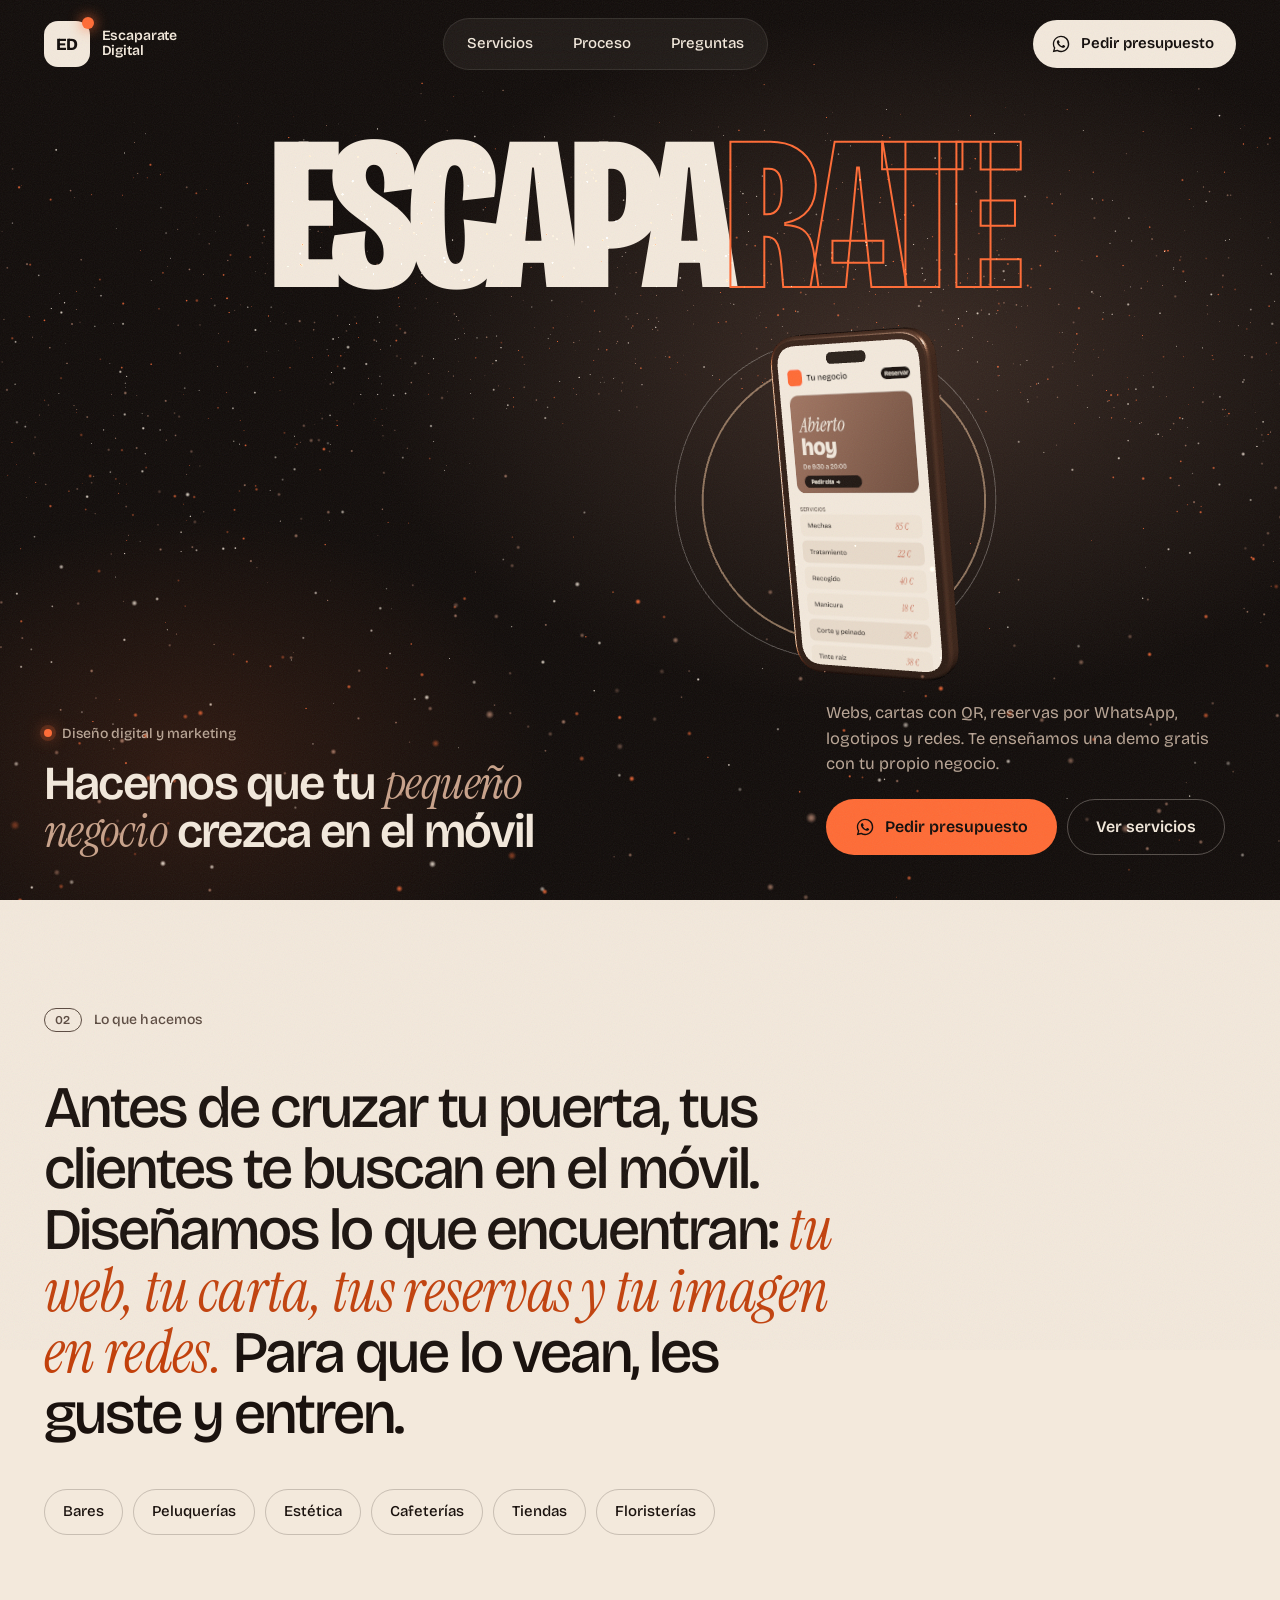
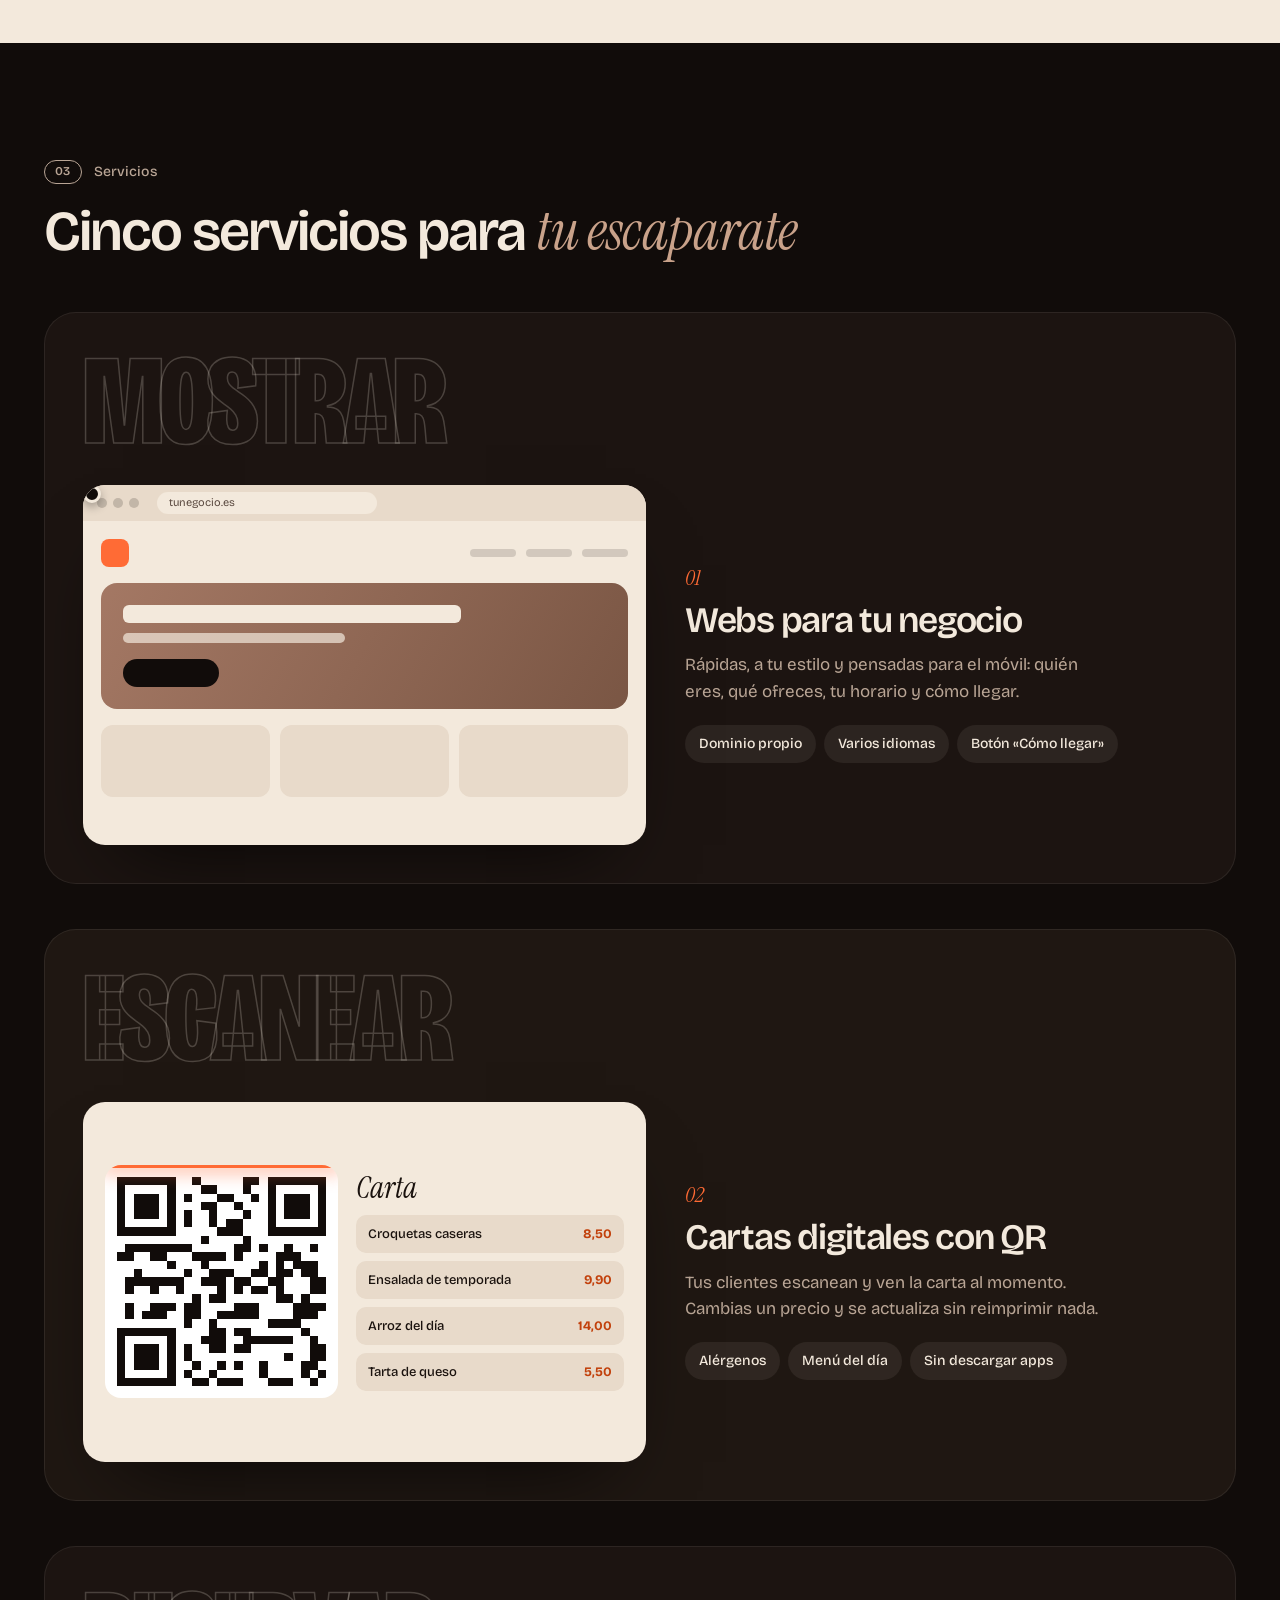
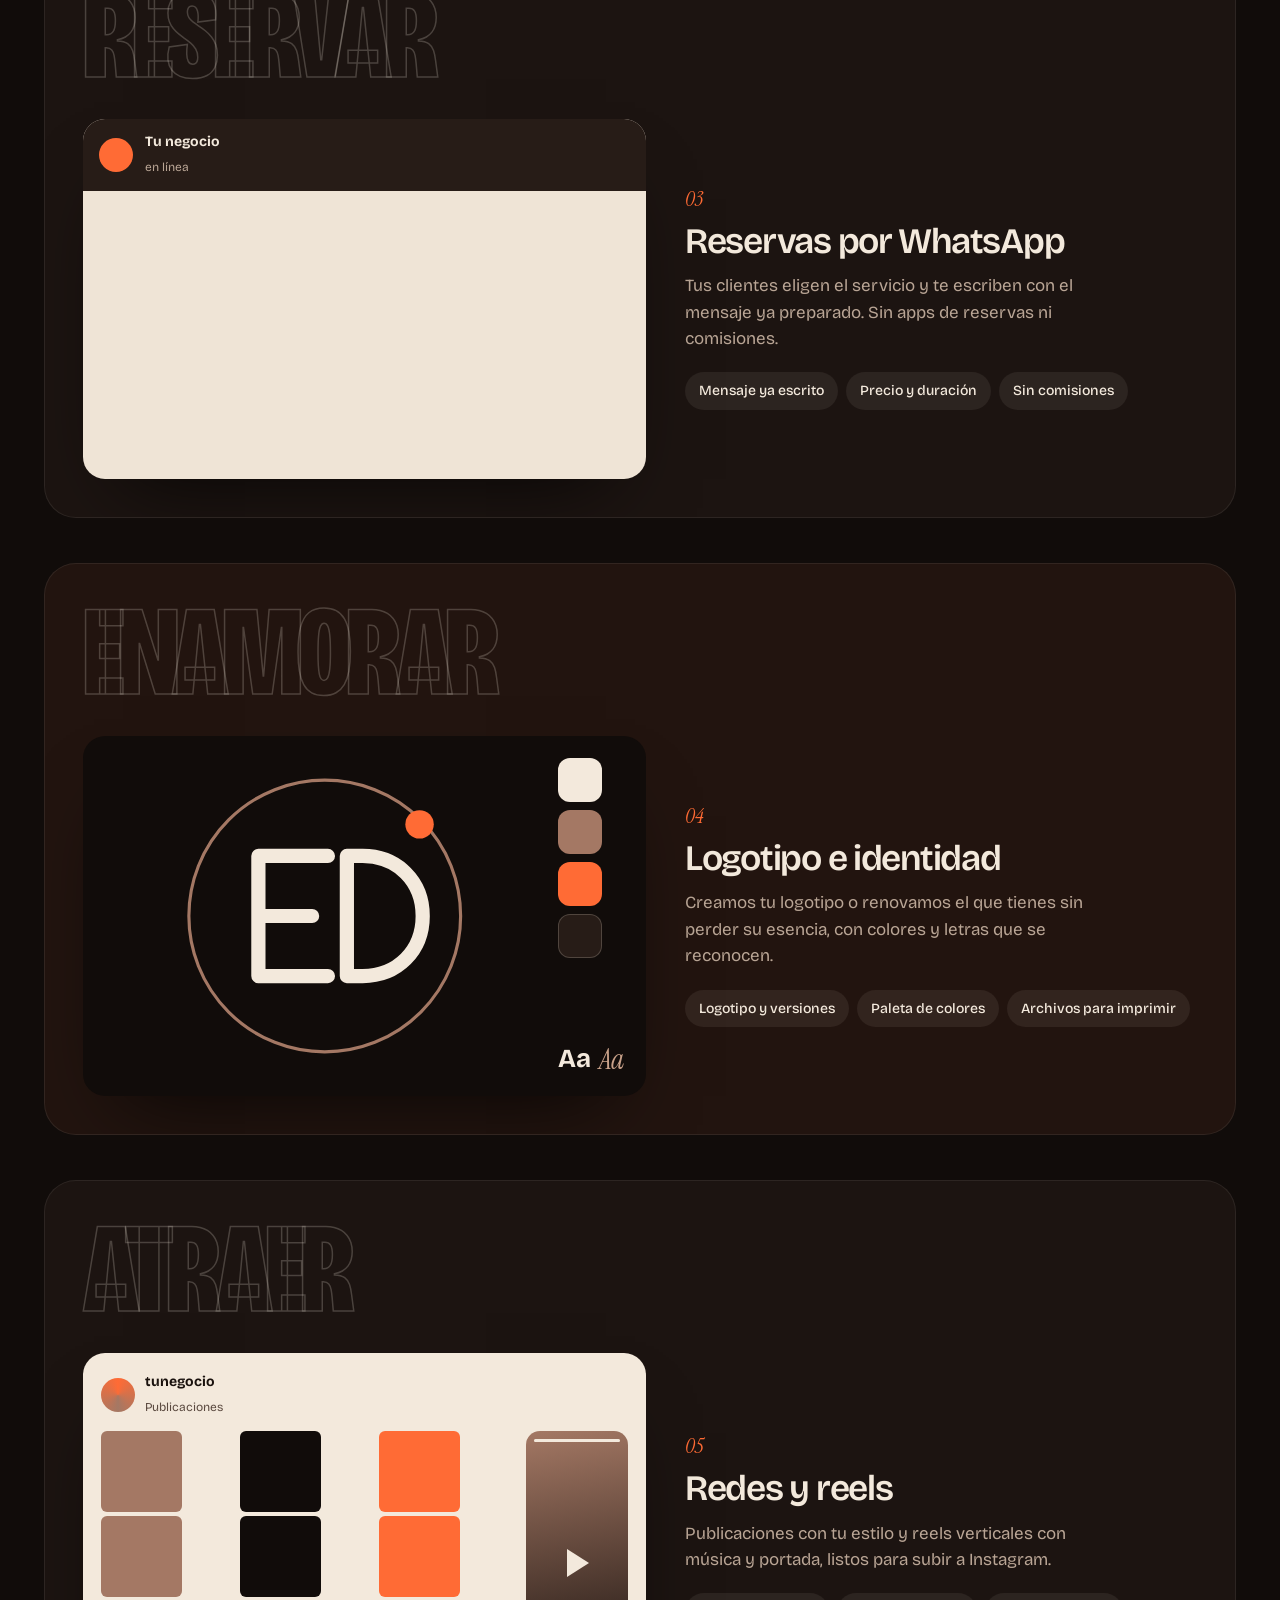
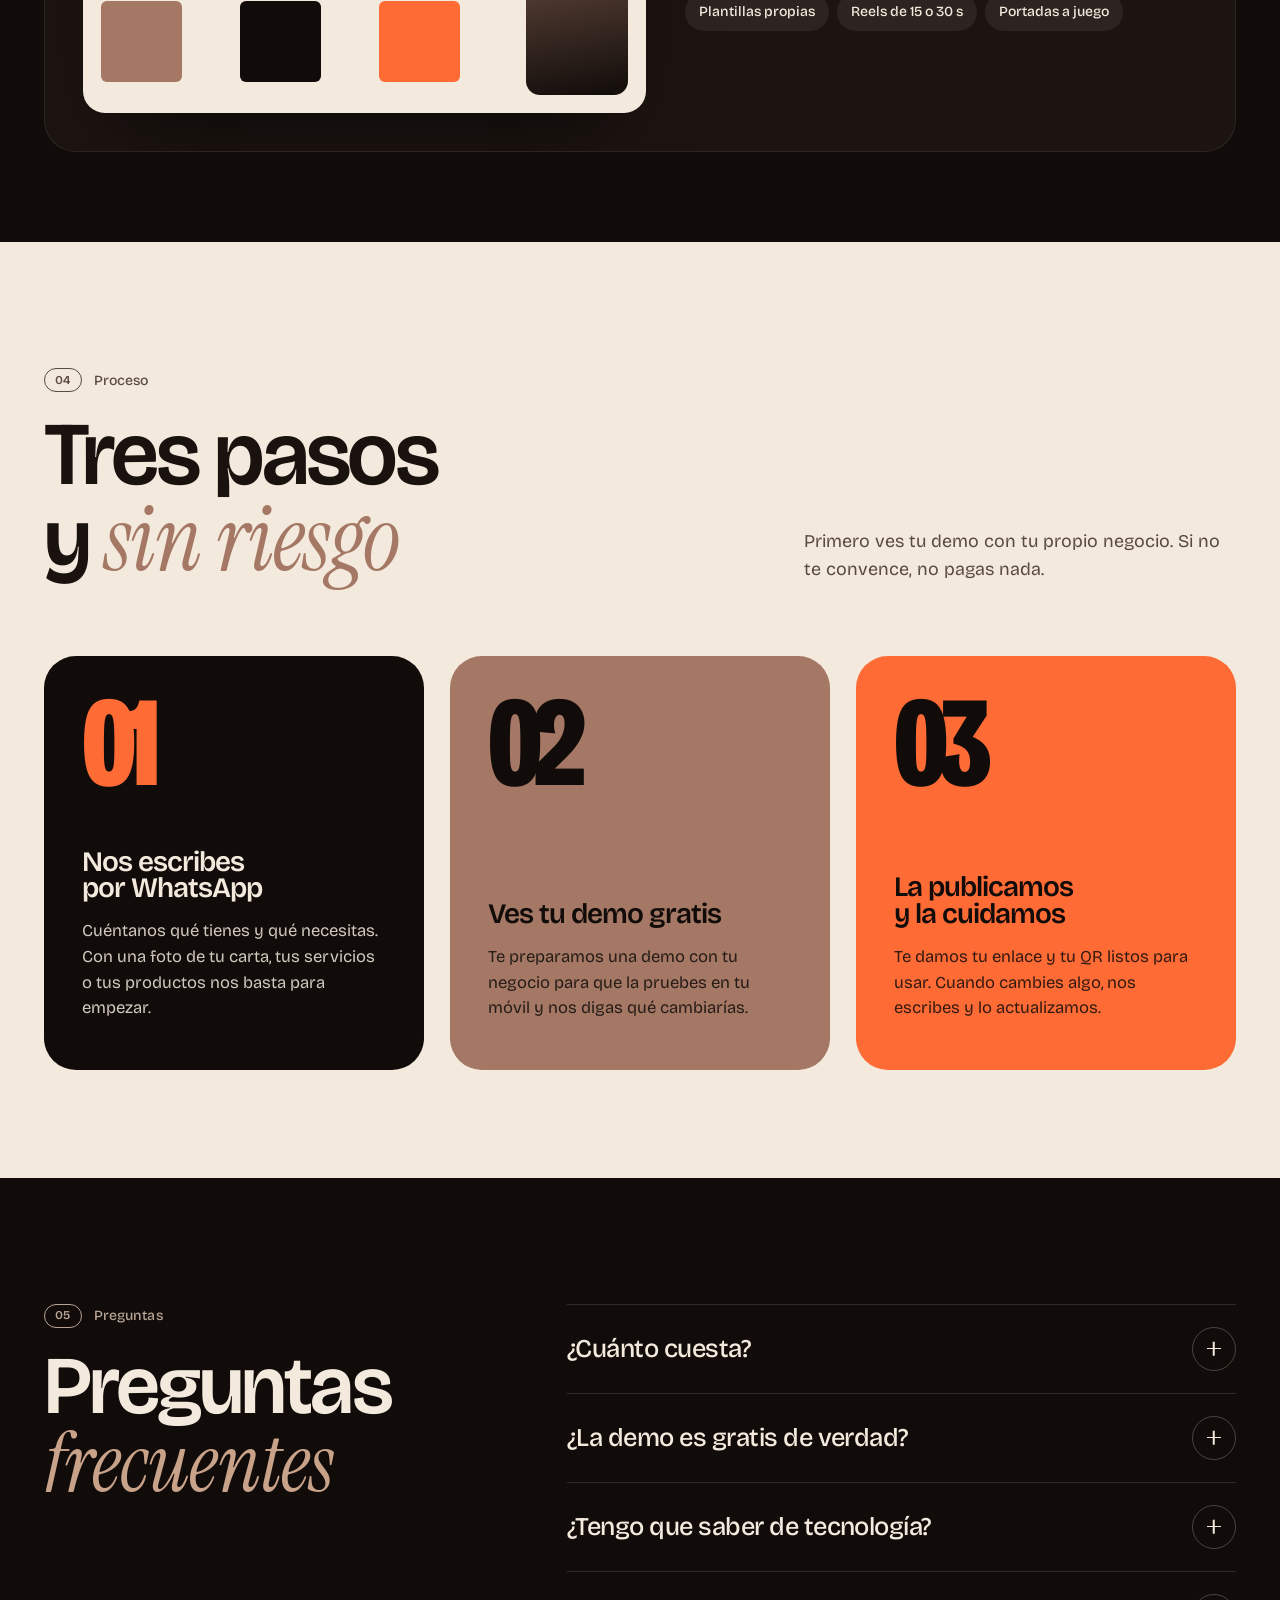
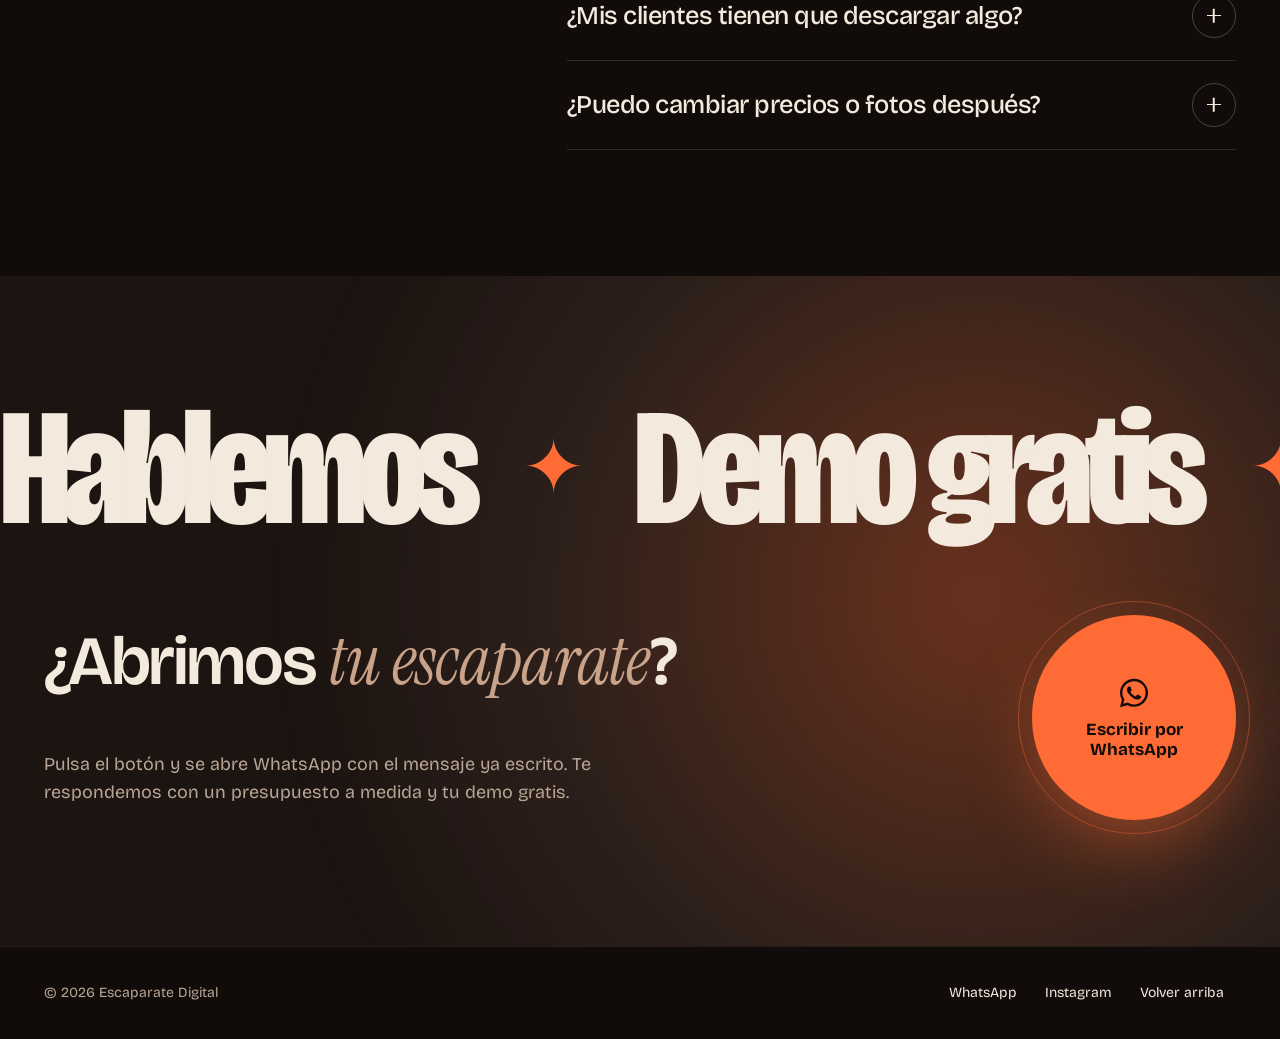
<file: index.html>
<!DOCTYPE html>
<html lang="es" class="no-js">
<head>
<script>document.documentElement.className="js"</script>
<meta charset="UTF-8">
<meta name="viewport" content="width=device-width, initial-scale=1">
<title>Escaparate Digital · Diseño digital y marketing para pequeños negocios</title>
<meta name="description" content="Webs, cartas con QR, reservas por WhatsApp, logotipos y redes sociales para pequeños negocios. Demo gratis con tu propio negocio. Escríbenos por WhatsApp.">
<meta name="theme-color" content="#110C0A">
<meta property="og:title" content="Escaparate Digital">
<meta property="og:description" content="Diseño digital y marketing para que tu pequeño negocio crezca. Demo gratis.">
<meta property="og:type" content="website">
<link rel="icon" href="data:image/svg+xml,%3Csvg xmlns='http://www.w3.org/2000/svg' viewBox='0 0 64 64'%3E%3Crect width='64' height='64' rx='16' fill='%23110C0A'/%3E%3Ccircle cx='48' cy='16' r='6' fill='%23FF6B35'/%3E%3Ctext x='9' y='46' font-family='Arial Black,Arial' font-weight='900' font-size='28' fill='%23F3E9DC'%3EED%3C/text%3E%3C/svg%3E">
<link rel="preconnect" href="https://fonts.googleapis.com">
<link rel="preconnect" href="https://fonts.gstatic.com" crossorigin>
<link href="https://fonts.googleapis.com/css2?family=Bricolage+Grotesque:opsz,wdth,wght@12..96,75..100,300..800&family=Instrument+Serif:ital@0;1&display=swap" rel="stylesheet">
<link rel="stylesheet" href="css/styles.css">
</head>
<body>
<svg width="0" height="0" style="position:absolute" aria-hidden="true"><symbol id="i-wa" viewBox="0 0 24 24"><path fill="currentColor" d="M19.05 4.91A9.82 9.82 0 0 0 12.04 2C6.6 2 2.17 6.43 2.17 11.87c0 1.74.46 3.44 1.32 4.94L2.1 22l5.33-1.4a9.86 9.86 0 0 0 4.6 1.17h.01c5.44 0 9.87-4.430 9.87-9.87 0-2.64-1.03-5.12-2.86-6.99Zm-7.01 15.19h-.01a8.2 8.2 0 0 1-4.18-1.15l-.3-.18-3.16.83.84-3.08-.2-.32a8.17 8.17 0 0 1-1.25-4.33c0-4.52 3.68-8.2 8.21-8.2a8.2 8.2 0 0 1 8.2 8.21c0 4.52-3.68 8.2-8.15 8.2Zm4.5-6.14c-.25-.12-1.46-.72-1.69-.8-.23-.08-.39-.12-.56.12-.16.25-.64.8-.79.97-.14.16-.29.18-.54.06-.25-.12-1.04-.38-1.98-1.22-.73-.65-1.23-1.46-1.37-1.7-.14-.25-.02-.38.11-.5.11-.11.25-.29.37-.43.12-.14.16-.25.25-.41.08-.16.04-.31-.02-.43-.06-.12-.56-1.34-.76-1.84-.2-.48-.41-.42-.56-.42h-.48c-.16 0-.43.06-.66.31-.23.25-.86.84-.86 2.05 0 1.21.88 2.38 1 2.54.12.16 1.74 2.66 4.21 3.73.59.25 1.05.41 1.41.52.59.19 1.13.16 1.56.1.48-.07 1.46-.6 1.67-1.18.21-.58.21-1.07.14-1.18-.06-.1-.22-.16-.47-.29Z"/></symbol></svg>

<a class="skip" href="#main">Saltar al contenido</a>


<header class="nav" id="nav">
  <a class="logo" href="#top" aria-label="Escaparate Digital, inicio">
    <span class="logo__mark" aria-hidden="true">ED<i></i></span>
    <span class="logo__txt">Escaparate<br>Digital</span>
  </a>
  <nav class="nav__links" aria-label="Principal">
    <a href="#servicios">Servicios</a>
    <a href="#proceso">Proceso</a>
    <a href="#preguntas">Preguntas</a>
  </nav>
  <a class="pill js-wa" href="https://wa.me/34687393966" target="_blank" rel="noopener">
    <svg aria-hidden="true"><use href="#i-wa"/></svg><span>Pedir presupuesto</span>
  </a>
</header>

<main id="main">

  <!-- 01 · Portada 3D -->
  <section class="hero" id="top" aria-labelledby="hero-t">
    <div class="hero__stage">
      <div class="giant" aria-hidden="true"><span class="giant__a">ESCAPA</span><span class="giant__b">RATE</span></div>
      <canvas class="hero__gl" id="gl" aria-hidden="true"></canvas>
      <div class="hero__ui">
        <div class="hero__copy">
          <p class="kicker"><span class="live"></span>Diseño digital y marketing</p>
          <h1 id="hero-t">Hacemos que tu <em>pequeño negocio</em> crezca en el móvil</h1>
        </div>
        <div class="hero__side">
          <p>Webs, cartas con QR, reservas por WhatsApp, logotipos y redes. Te enseñamos una demo gratis con tu propio negocio.</p>
          <div class="hero__btns">
            <a class="btn btn--ember js-wa" href="https://wa.me/34687393966" target="_blank" rel="noopener"><svg aria-hidden="true"><use href="#i-wa"/></svg>Pedir presupuesto</a>
            <a class="btn btn--line" href="#servicios">Ver servicios</a>
          </div>
        </div>
      </div>
    </div>
  </section>

  <!-- 02 · Manifiesto -->
  <section class="manifesto" id="manifiesto" aria-labelledby="mf-t">
    <div class="manifesto__in rv">
      <p class="tag-n"><b>02</b> Lo que hacemos</p>
      <h2 id="mf-t" class="sr">Lo que hacemos por tu negocio</h2>
      <p class="manifesto__text" id="mtext">Antes de cruzar tu puerta, tus clientes te buscan en el móvil. Diseñamos lo que encuentran: <em>tu web, tu carta, tus reservas y tu imagen en redes.</em> Para que lo vean, les guste y entren.</p>
      <div class="manifesto__foot" aria-label="Negocios con los que trabajamos"><span>Bares</span><span>Peluquerías</span><span>Estética</span><span>Cafeterías</span><span>Tiendas</span><span>Floristerías</span></div>
    </div>
  </section>

  <!-- 03 · Servicios (horizontal) -->
  <section class="services" id="servicios" aria-labelledby="sv-t">
    <div class="services__pin">
      <div class="services__head rv">
        <p class="tag-n"><b>03</b> Servicios</p>
        <h2 id="sv-t">Cinco servicios para <em>tu escaparate</em></h2>
      </div>
      <div class="track" id="track">

        <article class="panel rv" aria-labelledby="p1">
          <div class="panel__verb" aria-hidden="true">MOSTRAR</div>
          <div class="panel__body">
            <div class="demo demo--web" aria-hidden="true">
              <div class="bw"><i></i><i></i><i></i><span>tunegocio.es</span></div>
              <div class="web">
                <div class="web__nav"><b></b><i></i><i></i><i></i></div>
                <div class="web__hero"><div class="web__h"></div><div class="web__h web__h--s"></div><div class="web__btn"></div></div>
                <div class="web__cards"><i></i><i></i><i></i></div>
              </div>
              <div class="ptr"></div>
            </div>
            <div class="panel__txt">
              <span class="panel__n">01</span>
              <h3 id="p1">Webs para tu negocio</h3>
              <p>Rápidas, a tu estilo y pensadas para el móvil: quién eres, qué ofreces, tu horario y cómo llegar.</p>
              <ul><li>Dominio propio</li><li>Varios idiomas</li><li>Botón «Cómo llegar»</li></ul>
            </div>
          </div>
        </article>

        <article class="panel rv" aria-labelledby="p2">
          <div class="panel__verb" aria-hidden="true">ESCANEAR</div>
          <div class="panel__body">
            <div class="demo demo--qr" aria-hidden="true">
              <div class="qr"><svg id="qr" viewBox="0 0 25 25" shape-rendering="crispEdges"></svg><i class="qr__scan"></i></div>
              <div class="menu">
                <div class="menu__t">Carta</div>
                <div class="menu__r"><span>Croquetas caseras</span><b>8,50</b></div>
                <div class="menu__r"><span>Ensalada de temporada</span><b>9,90</b></div>
                <div class="menu__r"><span>Arroz del día</span><b>14,00</b></div>
                <div class="menu__r"><span>Tarta de queso</span><b>5,50</b></div>
              </div>
            </div>
            <div class="panel__txt">
              <span class="panel__n">02</span>
              <h3 id="p2">Cartas digitales con QR</h3>
              <p>Tus clientes escanean y ven la carta al momento. Cambias un precio y se actualiza sin reimprimir nada.</p>
              <ul><li>Alérgenos</li><li>Menú del día</li><li>Sin descargar apps</li></ul>
            </div>
          </div>
        </article>

        <article class="panel rv" aria-labelledby="p3">
          <div class="panel__verb" aria-hidden="true">RESERVAR</div>
          <div class="panel__body">
            <div class="demo demo--chat" aria-hidden="true">
              <div class="chat__top"><i></i><div><b>Tu negocio</b><small>en línea</small></div></div>
              <div class="chat">
                <p class="msg msg--in m1">Hola, quiero cita para corte y color</p>
                <p class="msg msg--in m2">El sábado por la mañana, si puede ser</p>
                <p class="msg typing m3"><i></i><i></i><i></i></p>
                <p class="msg msg--out m4">Hecho: sábado a las 10:30 ✓✓</p>
              </div>
            </div>
            <div class="panel__txt">
              <span class="panel__n">03</span>
              <h3 id="p3">Reservas por WhatsApp</h3>
              <p>Tus clientes eligen el servicio y te escriben con el mensaje ya preparado. Sin apps de reservas ni comisiones.</p>
              <ul><li>Mensaje ya escrito</li><li>Precio y duración</li><li>Sin comisiones</li></ul>
            </div>
          </div>
        </article>

        <article class="panel rv" aria-labelledby="p4">
          <div class="panel__verb" aria-hidden="true">ENAMORAR</div>
          <div class="panel__body">
            <div class="demo demo--logo" aria-hidden="true">
              <svg class="mono" viewBox="0 0 200 200">
                <circle class="mono__c" cx="100" cy="100" r="86"/>
                <path class="mono__p" d="M58 62h44M58 62v76h44M58 100h34"/>
                <path class="mono__p mono__p2" d="M114 62h10c22 0 38 16 38 38s-16 38-38 38h-10z"/>
                <circle class="mono__dot" cx="160" cy="42" r="9"/>
              </svg>
              <div class="sw"><i></i><i></i><i></i><i></i></div>
              <div class="ty"><span>Aa</span><span>Aa</span></div>
            </div>
            <div class="panel__txt">
              <span class="panel__n">04</span>
              <h3 id="p4">Logotipo e identidad</h3>
              <p>Creamos tu logotipo o renovamos el que tienes sin perder su esencia, con colores y letras que se reconocen.</p>
              <ul><li>Logotipo y versiones</li><li>Paleta de colores</li><li>Archivos para imprimir</li></ul>
            </div>
          </div>
        </article>

        <article class="panel rv" aria-labelledby="p5">
          <div class="panel__verb" aria-hidden="true">ATRAER</div>
          <div class="panel__body">
            <div class="demo demo--ig" aria-hidden="true">
              <div class="ig__top"><i></i><div><b>tunegocio</b><small>Publicaciones</small></div></div>
              <div class="ig"><i></i><i></i><i></i><i></i><i></i><i></i><i></i><i></i><i></i></div>
              <div class="reel"><i></i></div>
            </div>
            <div class="panel__txt">
              <span class="panel__n">05</span>
              <h3 id="p5">Redes y reels</h3>
              <p>Publicaciones con tu estilo y reels verticales con música y portada, listos para subir a Instagram.</p>
              <ul><li>Plantillas propias</li><li>Reels de 15 o 30 s</li><li>Portadas a juego</li></ul>
            </div>
          </div>
        </article>

      </div>
    </div>
  </section>

  <!-- 04 · Proceso -->
  <section class="process" id="proceso" aria-labelledby="pr-t">
    <div class="process__head rv">
      <p class="tag-n"><b>04</b> Proceso</p>
      <h2 id="pr-t">Tres pasos y <em>sin riesgo</em></h2>
      <p class="process__lede">Primero ves tu demo con tu propio negocio. Si no te convence, no pagas nada.</p>
    </div>
    <div class="stack">
      <article class="scard rv scard--1"><span class="scard__n">01</span><div class="scard__txt"><h3>Nos escribes por WhatsApp</h3><p>Cuéntanos qué tienes y qué necesitas. Con una foto de tu carta, tus servicios o tus productos nos basta para empezar.</p></div></article>
      <article class="scard rv scard--2"><span class="scard__n">02</span><div class="scard__txt"><h3>Ves tu demo gratis</h3><p>Te preparamos una demo con tu negocio para que la pruebes en tu móvil y nos digas qué cambiarías.</p></div></article>
      <article class="scard rv scard--3"><span class="scard__n">03</span><div class="scard__txt"><h3>La publicamos y la cuidamos</h3><p>Te damos tu enlace y tu QR listos para usar. Cuando cambies algo, nos escribes y lo actualizamos.</p></div></article>
    </div>
  </section>

  <!-- 05 · Preguntas -->
  <section class="faq" id="preguntas" aria-labelledby="fq-t">
    <div class="faq__in rv">
      <div class="faq__head">
        <p class="tag-n"><b>05</b> Preguntas</p>
        <h2 id="fq-t">Preguntas <em>frecuentes</em></h2>
      </div>
      <div class="faq__list">
        <details class="qa"><summary><span>¿Cuánto cuesta?</span><i aria-hidden="true"></i></summary><div class="qa__a"><p>Depende de lo que necesites. Escríbenos por WhatsApp desde el botón de esta página, cuéntanos tu negocio y te enviamos un presupuesto a medida, sin compromiso.</p></div></details>
        <details class="qa"><summary><span>¿La demo es gratis de verdad?</span><i aria-hidden="true"></i></summary><div class="qa__a"><p>Sí. La preparamos con tu propio negocio y solo sigues adelante si te gusta.</p></div></details>
        <details class="qa"><summary><span>¿Tengo que saber de tecnología?</span><i aria-hidden="true"></i></summary><div class="qa__a"><p>No. Tú nos mandas fotos, precios y horarios, y nosotros nos encargamos de todo lo demás.</p></div></details>
        <details class="qa"><summary><span>¿Mis clientes tienen que descargar algo?</span><i aria-hidden="true"></i></summary><div class="qa__a"><p>No. Escanean el QR o abren tu enlace y lo ven al momento en el navegador del móvil.</p></div></details>
        <details class="qa"><summary><span>¿Puedo cambiar precios o fotos después?</span><i aria-hidden="true"></i></summary><div class="qa__a"><p>Sí. Nos escribes con el cambio y lo actualizamos.</p></div></details>
      </div>
    </div>
  </section>

  <!-- 06 · Cierre -->
  <section class="outro" id="contacto" aria-labelledby="ct-t">
    <div class="marquee" aria-hidden="true">
      <div class="marquee__row" id="mq"><span>Hablemos<em>✦</em>Demo gratis<em>✦</em></span><span>Hablemos<em>✦</em>Demo gratis<em>✦</em></span></div>
    </div>
    <div class="outro__in rv">
      <h2 id="ct-t">¿Abrimos <em>tu escaparate</em>?</h2>
      <p>Pulsa el botón y se abre WhatsApp con el mensaje ya escrito. Te respondemos con un presupuesto a medida y tu demo gratis.</p>
      <a class="orb js-wa" href="https://wa.me/34687393966" target="_blank" rel="noopener">
        <svg aria-hidden="true"><use href="#i-wa"/></svg><span>Escribir por WhatsApp</span>
      </a>
    </div>
  </section>
</main>

<footer class="foot">
  <span>© 2026 Escaparate Digital</span>
  <nav aria-label="Pie de página">
    <a class="js-wa" href="https://wa.me/34687393966" target="_blank" rel="noopener">WhatsApp</a>
    <a href="https://instagram.com/el.escaparate.digital" target="_blank" rel="noopener">Instagram</a>
    <a href="#top">Volver arriba</a>
  </nav>
</footer>

<script src="js/vendor/three.min.js"></script>
<script src="js/app.js"></script>
</body>
</html>
</file>
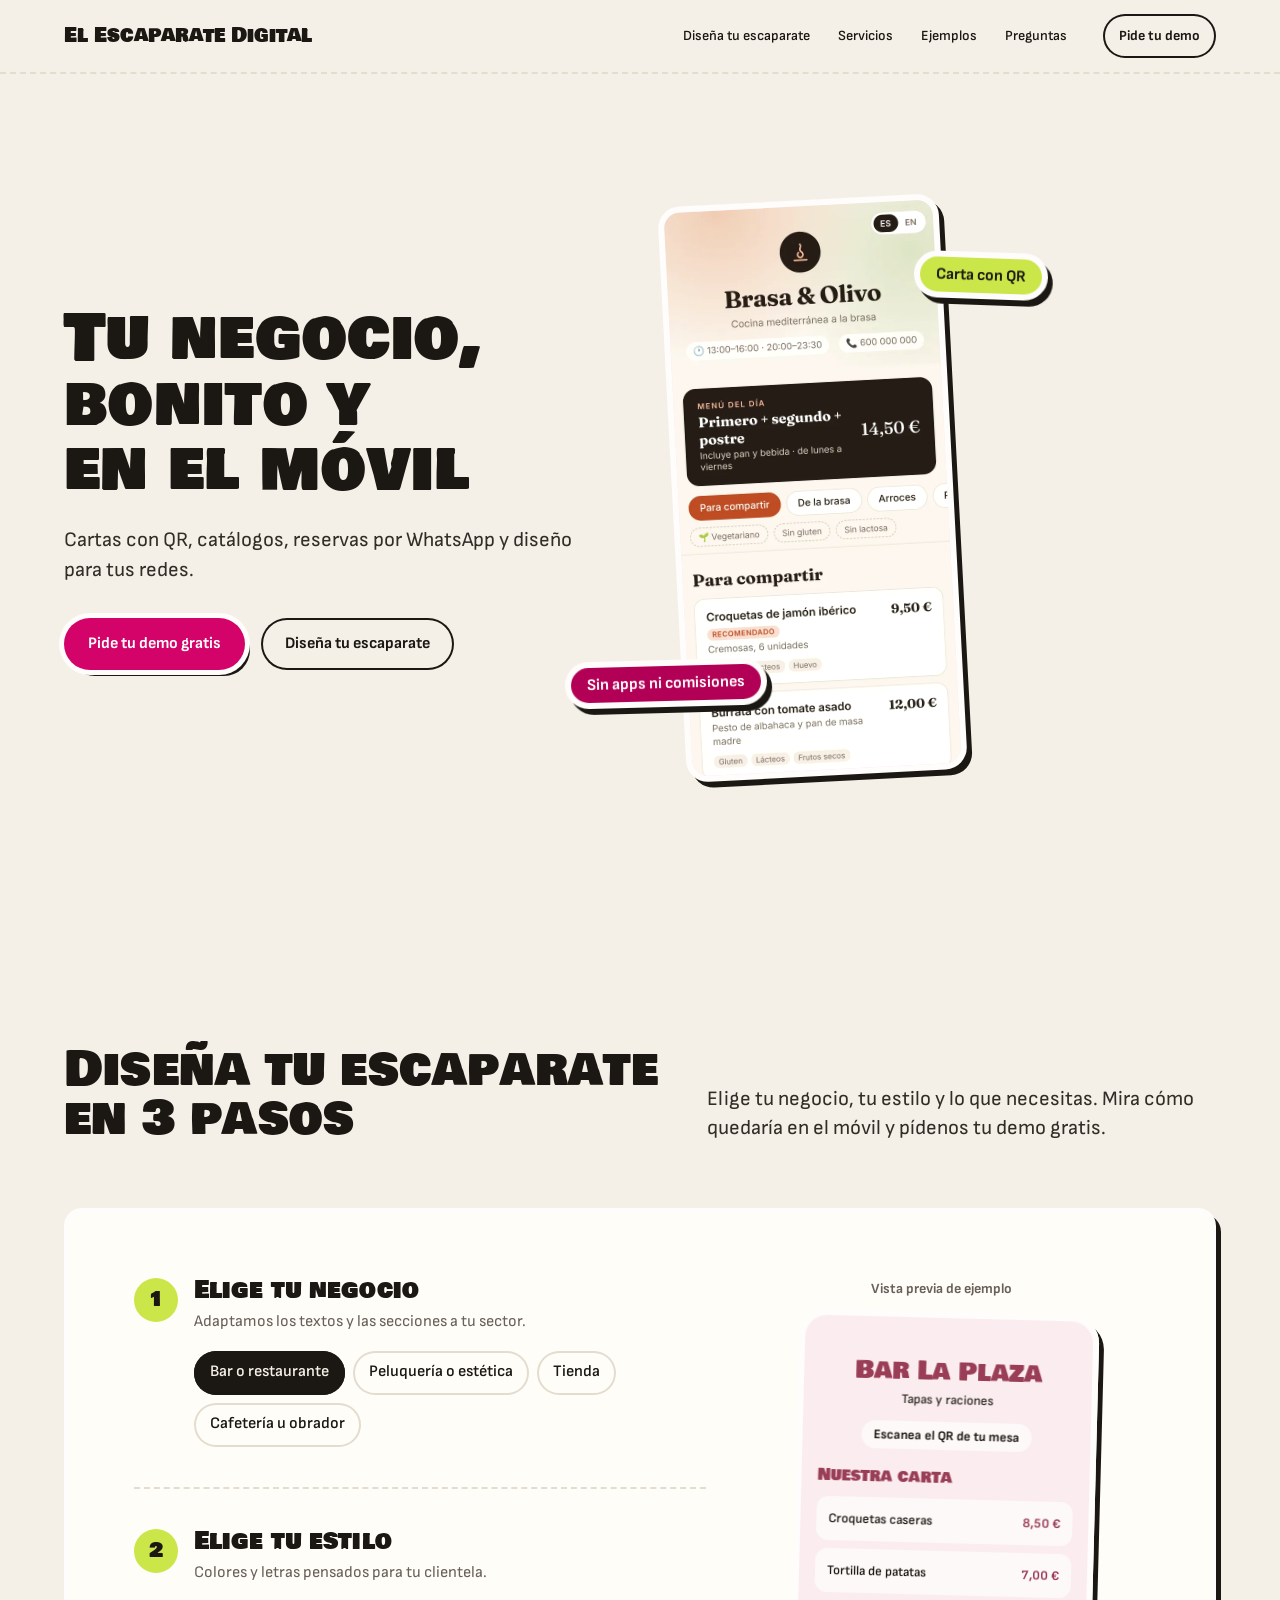
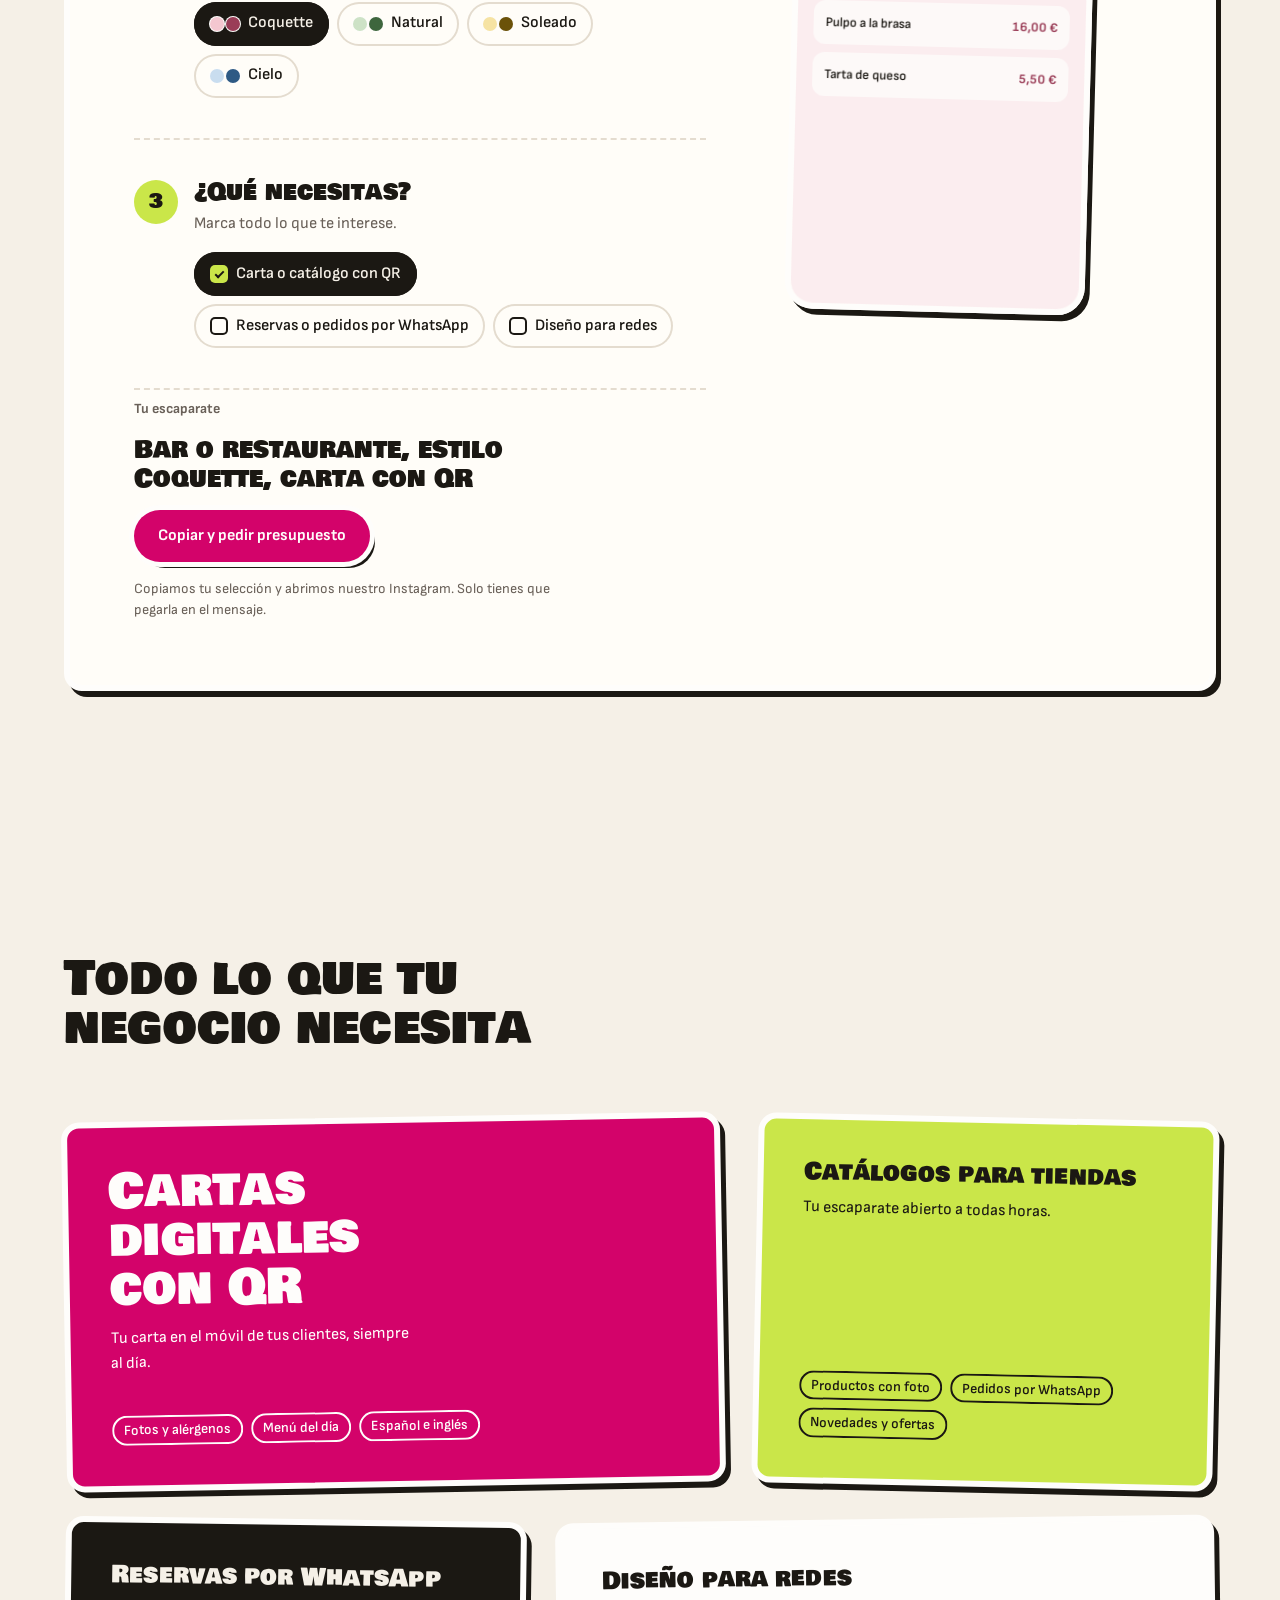
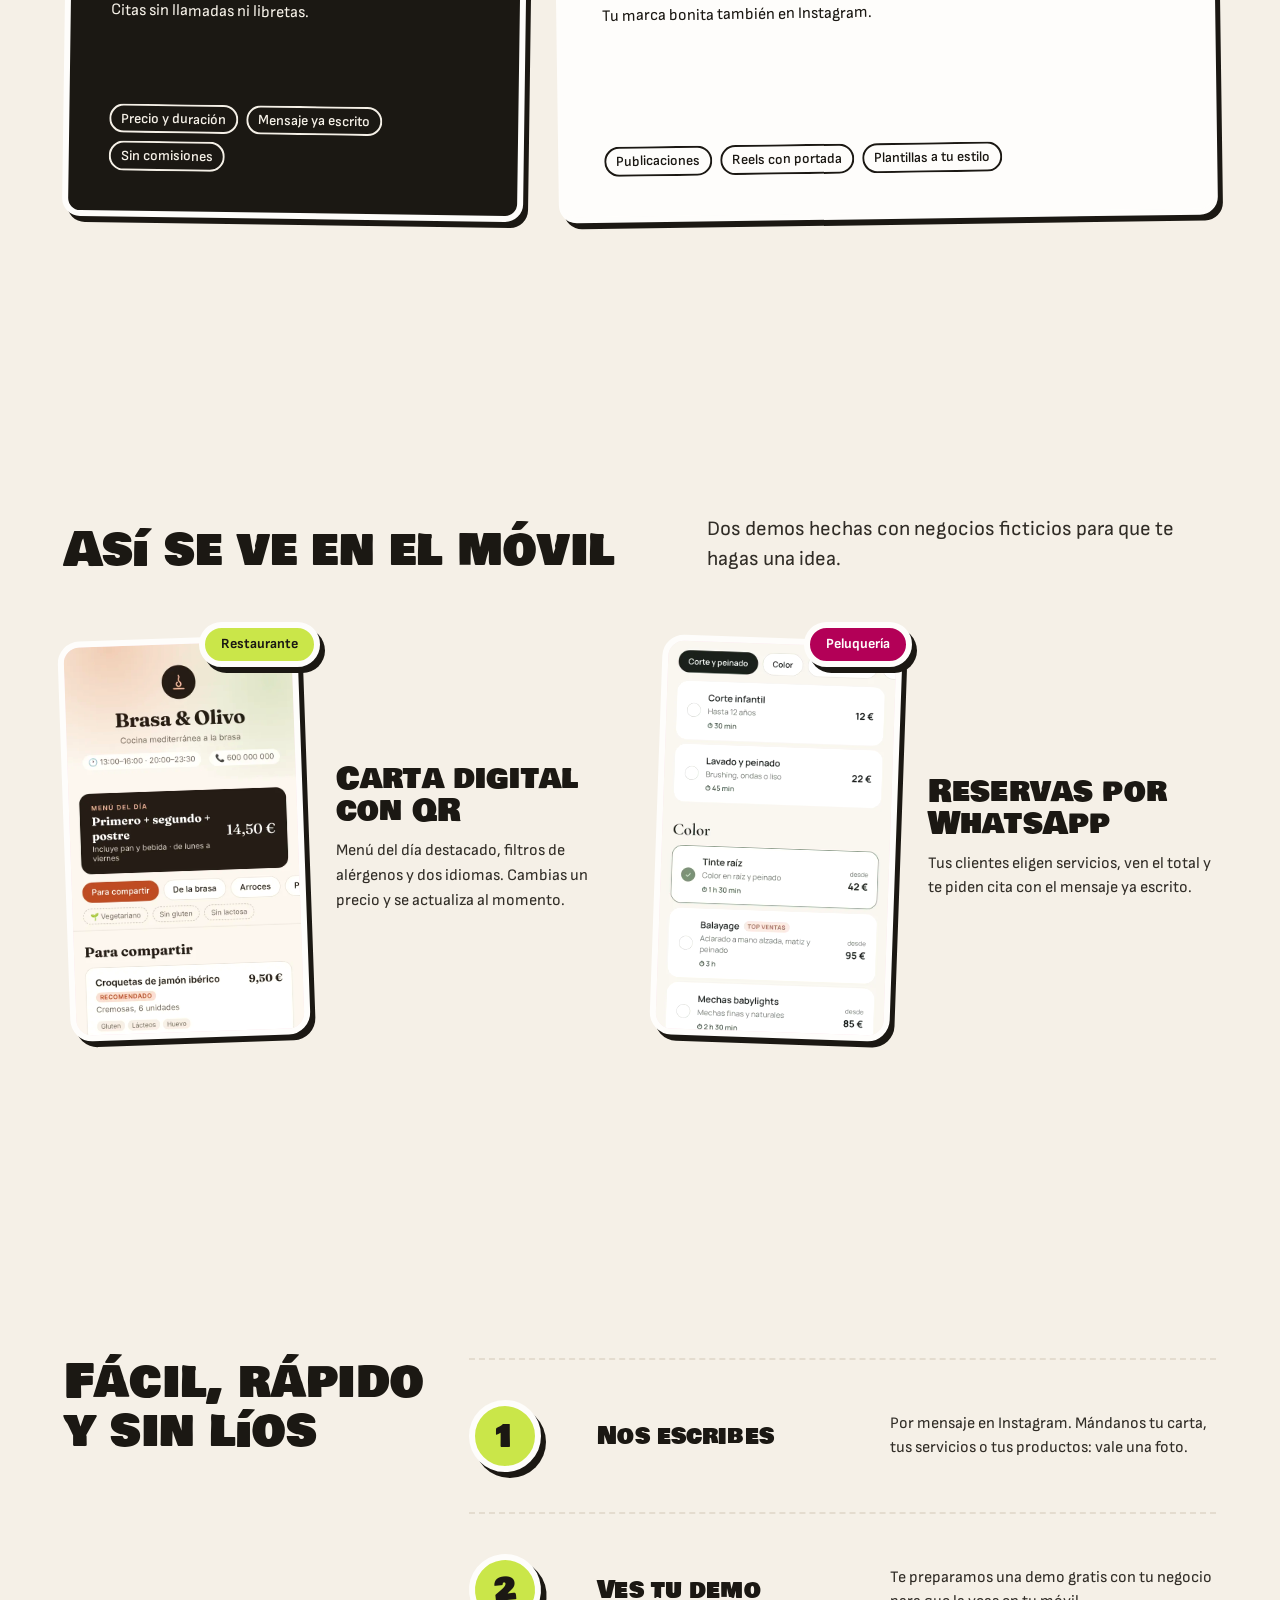
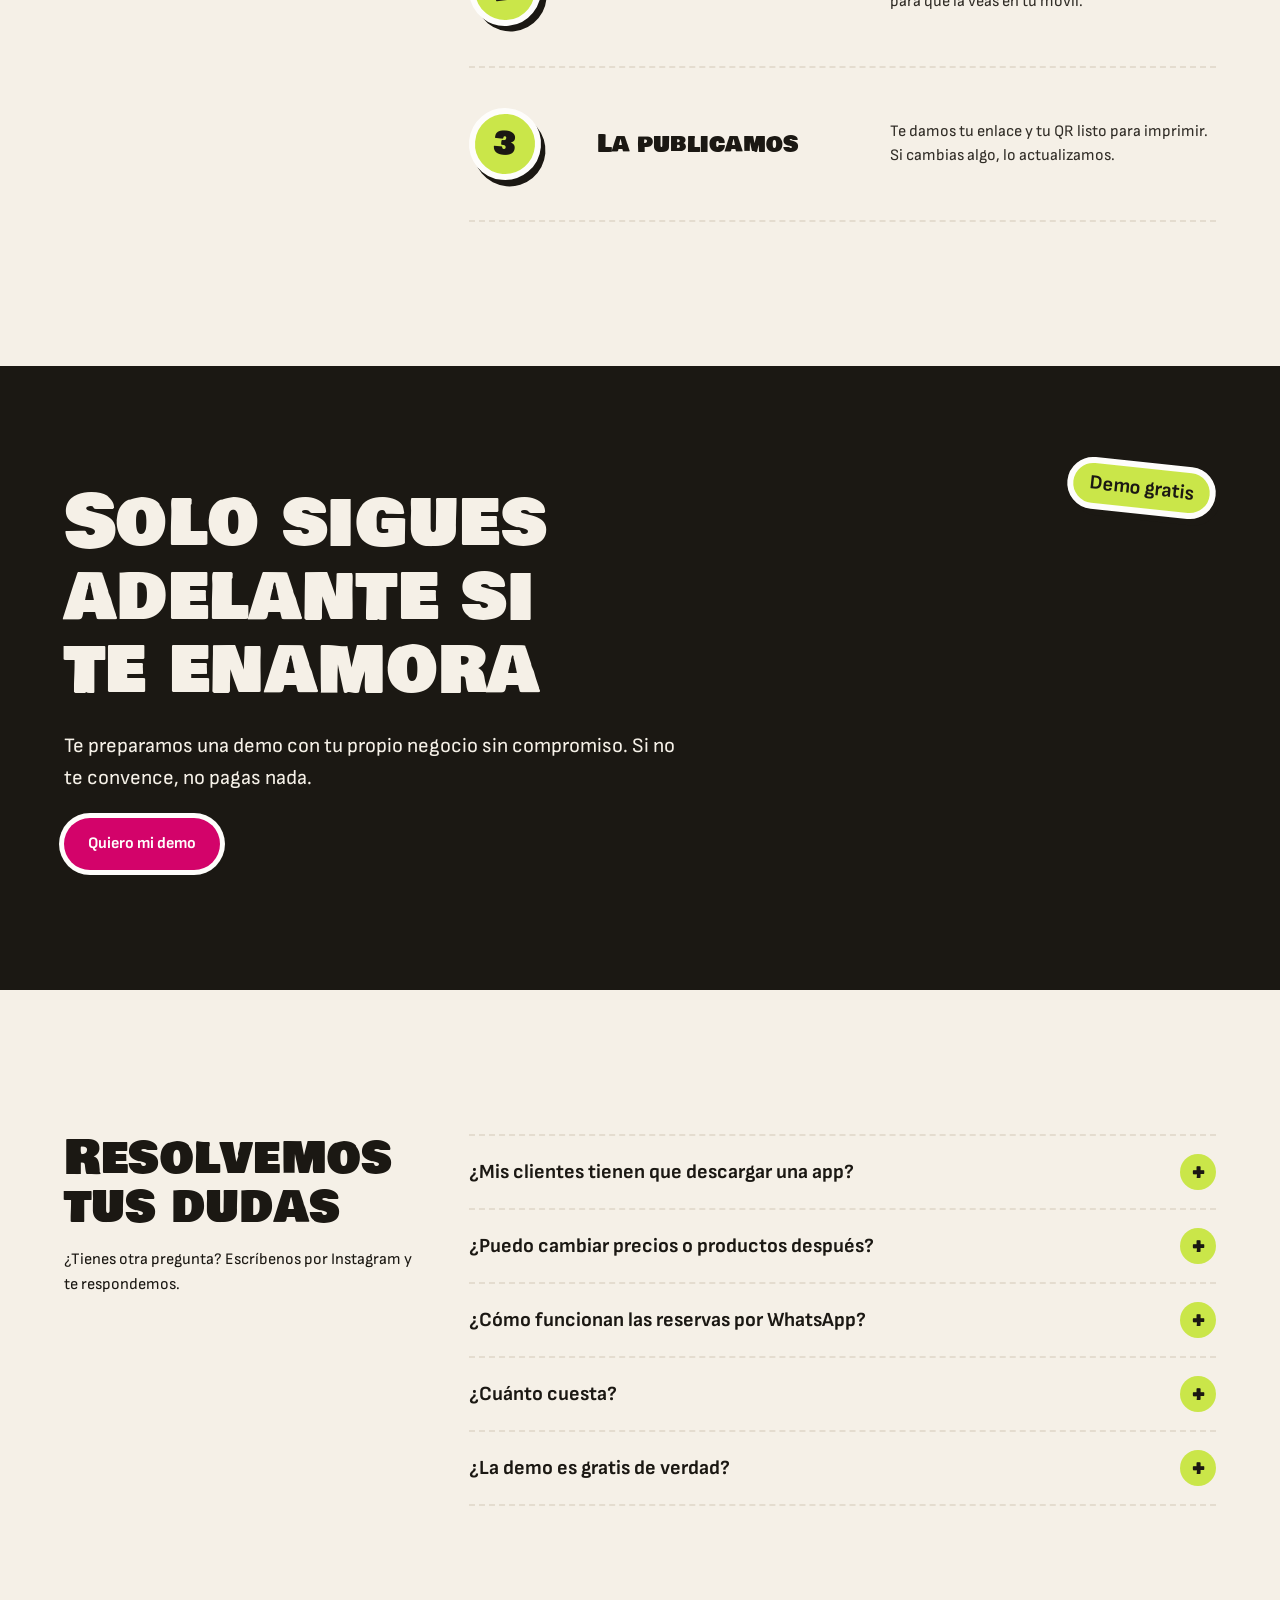
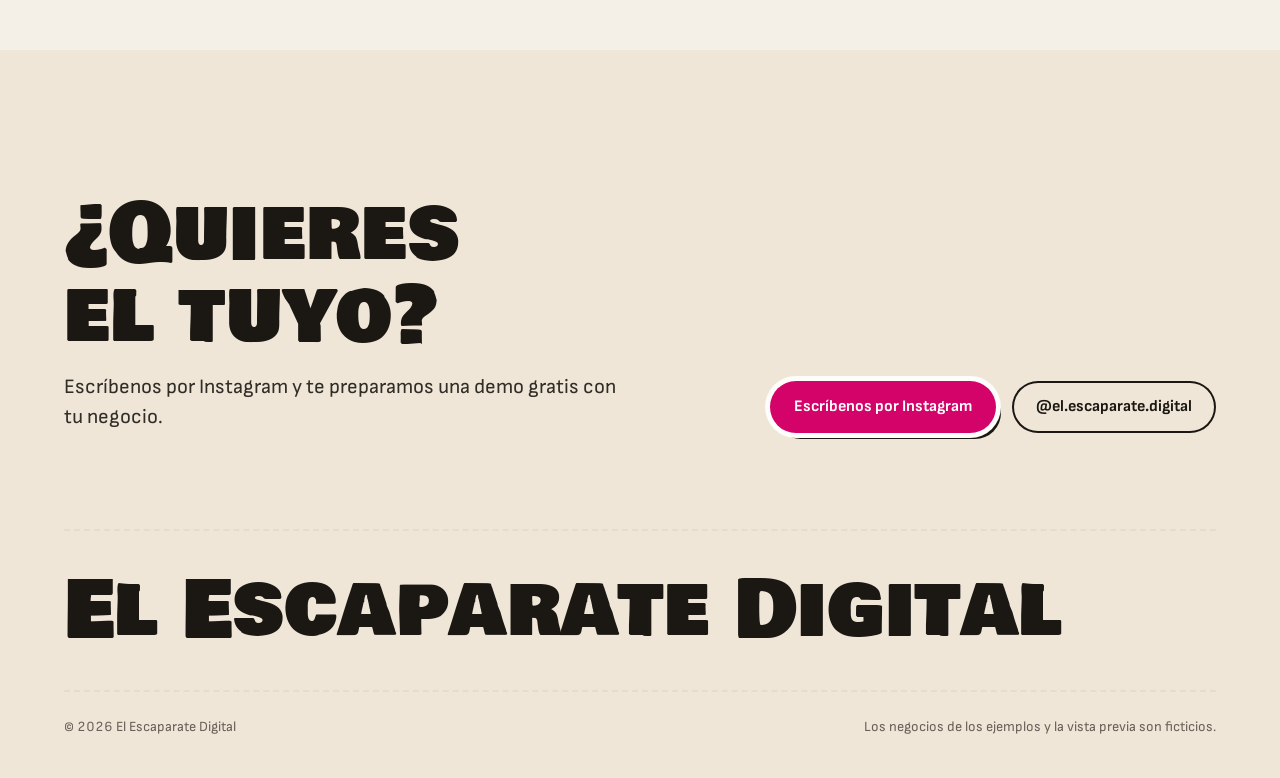
<file: v2/index.html>
<!DOCTYPE html>
<html lang="es">
<head>
<meta charset="UTF-8">
<meta name="viewport" content="width=device-width, initial-scale=1">
<title>El Escaparate Digital, tu negocio bonito y en el móvil</title>
<meta name="description" content="Cartas digitales con QR, catálogos, reservas por WhatsApp y diseño para redes para bares, peluquerías, tiendas y cafeterías. Diseña tu escaparate y pide tu demo gratis.">
<meta name="theme-color" content="#F3EEE4">
<meta property="og:title" content="El Escaparate Digital">
<meta property="og:description" content="Tu negocio, bonito y en el móvil. Diseña tu escaparate y pide tu demo gratis.">
<link rel="icon" href="data:image/svg+xml,%3Csvg xmlns='http://www.w3.org/2000/svg' viewBox='0 0 64 64'%3E%3Crect x='4' y='4' width='56' height='56' rx='16' fill='%23D6156A'/%3E%3Cpath d='M20 18h24v6H28v5h14v6H28v5h16v6H20z' fill='%23FDFCFA'/%3E%3C/svg%3E">
<link rel="preconnect" href="https://fonts.googleapis.com">
<link rel="preconnect" href="https://fonts.gstatic.com" crossorigin>
<link href="https://fonts.googleapis.com/css2?family=Bowlby+One+SC&family=Sofia+Sans:wght@400;600;700&display=swap" rel="stylesheet">
<link rel="stylesheet" href="style.css">
</head>
<body>
<a class="skip" href="#main">Saltar al contenido</a>

<header class="nav">
  <div class="container">
    <a class="wordmark" href="#top" aria-label="El Escaparate Digital, inicio">El Escaparate Digital</a>
    <nav class="nav__links" aria-label="Principal">
      <a href="#disena">Diseña tu escaparate</a>
      <a href="#servicios">Servicios</a>
      <a href="#ejemplos">Ejemplos</a>
      <a href="#faq">Preguntas</a>
    </nav>
    <a class="btn btn--small" href="https://ig.me/m/el.escaparate.digital" target="_blank" rel="noopener">Pide tu demo</a>
  </div>
</header>

<main id="main">
<section class="hero" id="top" aria-labelledby="hero-t">
  <div class="container">
    <div class="hero__text">
      <h1 id="hero-t">Tu negocio, bonito y en el móvil</h1>
      <p class="lead">Cartas con QR, catálogos, reservas por WhatsApp y diseño para tus redes.</p>
      <div class="actions">
        <a class="btn btn--primary" href="https://ig.me/m/el.escaparate.digital" target="_blank" rel="noopener">Pide tu demo gratis</a>
        <a class="btn" href="#disena">Diseña tu escaparate</a>
      </div>
    </div>
    <div class="hero__visual">
      <figure class="sticker" data-slot="hero" data-kind="product" data-alt="Captura de una carta digital real en el móvil">
        <img src="../assets/demos/carta-restaurante.webp" width="600" height="1230" alt="Carta digital de un restaurante de ejemplo en el móvil" fetchpriority="high">
      </figure>
      <p class="tag tag--lime">Carta con QR</p>
      <p class="tag tag--pink">Sin apps ni comisiones</p>
    </div>
  </div>
</section>

<section class="section" id="disena" aria-labelledby="cf-t">
  <div class="container">
    <div class="head head--split">
      <h2 id="cf-t">Diseña tu escaparate en 3 pasos</h2>
      <p class="lead">Elige tu negocio, tu estilo y lo que necesitas. Mira cómo quedaría en el móvil y pídenos tu demo gratis.</p>
    </div>
    <div class="cfg">
      <div>
        <ol class="cfg__steps">
          <li class="step">
            <h3>Elige tu negocio</h3>
            <p class="step__hint">Adaptamos los textos y las secciones a tu sector.</p>
            <div class="opts" role="radiogroup" aria-label="Tipo de negocio" id="o-biz">
              <button type="button" class="opt" role="radio" aria-checked="true" data-v="bar">Bar o restaurante</button>
              <button type="button" class="opt" role="radio" aria-checked="false" data-v="pelu">Peluquería o estética</button>
              <button type="button" class="opt" role="radio" aria-checked="false" data-v="tienda">Tienda</button>
              <button type="button" class="opt" role="radio" aria-checked="false" data-v="cafe">Cafetería u obrador</button>
            </div>
          </li>
          <li class="step">
            <h3>Elige tu estilo</h3>
            <p class="step__hint">Colores y letras pensados para tu clientela.</p>
            <div class="opts" role="radiogroup" aria-label="Estilo" id="o-sty">
              <button type="button" class="opt" role="radio" aria-checked="true" data-v="coquette"><span class="sw sw--coquette" aria-hidden="true"><i></i><i></i></span>Coquette</button>
              <button type="button" class="opt" role="radio" aria-checked="false" data-v="natural"><span class="sw sw--natural" aria-hidden="true"><i></i><i></i></span>Natural</button>
              <button type="button" class="opt" role="radio" aria-checked="false" data-v="soleado"><span class="sw sw--soleado" aria-hidden="true"><i></i><i></i></span>Soleado</button>
              <button type="button" class="opt" role="radio" aria-checked="false" data-v="cielo"><span class="sw sw--cielo" aria-hidden="true"><i></i><i></i></span>Cielo</button>
            </div>
          </li>
          <li class="step">
            <h3>¿Qué necesitas?</h3>
            <p class="step__hint">Marca todo lo que te interese.</p>
            <div class="opts" id="o-feat">
              <button type="button" class="opt" aria-pressed="true" data-v="qr"><span class="tick" aria-hidden="true"></span>Carta o catálogo con QR</button>
              <button type="button" class="opt" aria-pressed="false" data-v="res"><span class="tick" aria-hidden="true"></span>Reservas o pedidos por WhatsApp</button>
              <button type="button" class="opt" aria-pressed="false" data-v="red"><span class="tick" aria-hidden="true"></span>Diseño para redes</button>
            </div>
          </li>
        </ol>
        <div class="summary" aria-live="polite">
          <span class="summary__label">Tu escaparate</span>
          <p class="summary__text" id="sum">Bar o restaurante, estilo Coquette, carta con QR</p>
          <div class="summary__row">
            <a class="btn btn--primary" id="go" href="https://ig.me/m/el.escaparate.digital" target="_blank" rel="noopener">Copiar y pedir presupuesto</a>
            <span class="toast" id="toast" role="status">Copiado. Pégalo en el mensaje.</span>
          </div>
          <small>Copiamos tu selección y abrimos nuestro Instagram. Solo tienes que pegarla en el mensaje.</small>
        </div>
      </div>
      <div class="prev">
        <span class="prev__label">Vista previa de ejemplo</span>
        <div class="pv" role="img" aria-label="Vista previa de tu escaparate en el móvil" id="pv">
          <div class="pv__s" id="pvs">
            <div class="pv__top"><div class="pv__nm" id="pv-nm"></div><div class="pv__sb" id="pv-sb"></div><div class="pv__qr" id="pv-qr">Escanea el QR de tu mesa</div></div>
            <div class="pv__sec" id="pv-sec"></div>
            <ul class="pv__list" id="pv-list"></ul>
            <div class="pv__soc" id="pv-soc"><div class="pv__soc-t">Síguenos en Instagram</div><div class="pv__soc-g"><i></i><i></i><i></i></div></div>
            <div class="pv__bar" id="pv-bar"></div>
          </div>
        </div>
      </div>
    </div>
  </div>
</section>

<section class="section--s" id="servicios" aria-labelledby="sv-t">
  <div class="container">
    <div class="head">
      <h2 id="sv-t">Todo lo que tu negocio necesita</h2>
    </div>
    <div class="bento">
      <article class="fill fill--pink"><div><h3>Cartas digitales con QR</h3><p>Tu carta en el móvil de tus clientes, siempre al día.</p></div><ul><li>Fotos y alérgenos</li><li>Menú del día</li><li>Español e inglés</li></ul></article>
      <article class="fill fill--lime"><div><h3>Catálogos para tiendas</h3><p>Tu escaparate abierto a todas horas.</p></div><ul><li>Productos con foto</li><li>Pedidos por WhatsApp</li><li>Novedades y ofertas</li></ul></article>
      <article class="fill fill--ink"><div><h3>Reservas por WhatsApp</h3><p>Citas sin llamadas ni libretas.</p></div><ul><li>Precio y duración</li><li>Mensaje ya escrito</li><li>Sin comisiones</li></ul></article>
      <article class="fill fill--white"><div><h3>Diseño para redes</h3><p>Tu marca bonita también en Instagram.</p></div><ul><li>Publicaciones</li><li>Reels con portada</li><li>Plantillas a tu estilo</li></ul></article>
    </div>
  </div>
</section>

<section class="section--l" id="ejemplos" aria-labelledby="ex-t">
  <div class="container">
    <div class="head head--split">
      <h2 id="ex-t">Así se ve en el móvil</h2>
      <p class="lead">Dos demos hechas con negocios ficticios para que te hagas una idea.</p>
    </div>
    <div class="cases">
      <article class="case">
        <div class="case__fig">
          <figure class="sticker" data-slot="demo-1" data-kind="product" data-alt="Captura de la carta digital de un restaurante">
            <img src="../assets/demos/carta-restaurante.webp" width="600" height="1230" alt="Carta digital de un restaurante de ejemplo" loading="lazy">
          </figure>
          <p class="tag tag--lime case__tag">Restaurante</p>
        </div>
        <div><h3>Carta digital con QR</h3><p>Menú del día destacado, filtros de alérgenos y dos idiomas. Cambias un precio y se actualiza al momento.</p></div>
      </article>
      <article class="case">
        <div class="case__fig">
          <figure class="sticker" data-slot="demo-2" data-kind="product" data-alt="Captura de la página de reservas de una peluquería">
            <img src="../assets/demos/reservas-peluqueria.webp" width="600" height="1230" alt="Página de reservas de una peluquería de ejemplo" loading="lazy">
          </figure>
          <p class="tag tag--pink case__tag">Peluquería</p>
        </div>
        <div><h3>Reservas por WhatsApp</h3><p>Tus clientes eligen servicios, ven el total y te piden cita con el mensaje ya escrito.</p></div>
      </article>
    </div>
  </div>
</section>

<section class="section" aria-labelledby="hw-t">
  <div class="container how">
    <div class="head"><h2 id="hw-t">Fácil, rápido y sin líos</h2></div>
    <ol class="rows">
      <li><h3>Nos escribes</h3><p>Por mensaje en Instagram. Mándanos tu carta, tus servicios o tus productos: vale una foto.</p></li>
      <li><h3>Ves tu demo</h3><p>Te preparamos una demo gratis con tu negocio para que la veas en tu móvil.</p></li>
      <li><h3>La publicamos</h3><p>Te damos tu enlace y tu QR listo para imprimir. Si cambias algo, lo actualizamos.</p></li>
    </ol>
  </div>
</section>

<section class="promise section--s on-ink" aria-labelledby="pr-t">
  <div class="container">
    <p class="tag tag--lime">Demo gratis</p>
    <div class="promise__body">
      <h2 id="pr-t">Solo sigues adelante si te enamora</h2>
      <p>Te preparamos una demo con tu propio negocio sin compromiso. Si no te convence, no pagas nada.</p>
      <a class="btn btn--primary" href="https://ig.me/m/el.escaparate.digital" target="_blank" rel="noopener">Quiero mi demo</a>
    </div>
  </div>
</section>

<section class="section" id="faq" aria-labelledby="fq-t">
  <div class="container faq">
    <div class="head">
      <h2 id="fq-t">Resolvemos tus dudas</h2>
      <p>¿Tienes otra pregunta? Escríbenos por Instagram y te respondemos.</p>
    </div>
    <div class="faq__list">
      <details><summary>¿Mis clientes tienen que descargar una app?</summary><p>No. Escanean el QR o abren tu enlace y lo ven al momento en el navegador del móvil.</p></details>
      <details><summary>¿Puedo cambiar precios o productos después?</summary><p>Sí. Nos mandas los cambios por mensaje y los actualizamos.</p></details>
      <details><summary>¿Cómo funcionan las reservas por WhatsApp?</summary><p>Tu cliente elige los servicios y al pulsar «Pedir cita» se abre WhatsApp con el mensaje ya escrito para ti. Sin apps de reservas ni comisiones.</p></details>
      <details><summary>¿Cuánto cuesta?</summary><p>Depende de lo que necesites. Usa el configurador de arriba y te enviamos un presupuesto a medida, sin compromiso.</p></details>
      <details><summary>¿La demo es gratis de verdad?</summary><p>Sí. Te preparamos una demo con tu propio negocio y solo sigues adelante si te gusta.</p></details>
    </div>
  </div>
</section>
</main>

<footer class="mast" aria-labelledby="fn-t">
  <div class="container">
    <div class="mast__close">
      <div>
        <h2 id="fn-t">¿Quieres el tuyo?</h2>
        <p class="lead">Escríbenos por Instagram y te preparamos una demo gratis con tu negocio.</p>
      </div>
      <div class="actions">
        <a class="btn btn--primary" href="https://ig.me/m/el.escaparate.digital" target="_blank" rel="noopener">Escríbenos por Instagram</a>
        <a class="btn" href="https://instagram.com/el.escaparate.digital" target="_blank" rel="noopener">@el.escaparate.digital</a>
      </div>
    </div>
    <a class="mast__word" href="#top">El Escaparate Digital</a>
    <div class="mast__legal"><span>© <span id="y"></span> El Escaparate Digital</span><span>Los negocios de los ejemplos y la vista previa son ficticios.</span></div>
  </div>
</footer>

<script>
document.getElementById("y").textContent = new Date().getFullYear();
const BIZ = {
  bar:{nm:"Bar La Plaza",sb:"Tapas y raciones",label:"Bar o restaurante",sec:"Nuestra carta",qr:"Escanea el QR de tu mesa",bar:"Reservar mesa por WhatsApp",feat:"carta con QR",
    items:[["Croquetas caseras","8,50 €"],["Tortilla de patatas","7,00 €"],["Pulpo a la brasa","16,00 €"],["Tarta de queso","5,50 €"]]},
  pelu:{nm:"Salón Aurora",sb:"Peluquería y estética",label:"Peluquería o estética",sec:"Servicios",qr:"Escanea y reserva",bar:"Pedir cita por WhatsApp",feat:"página de servicios con QR",
    items:[["Corte y peinado","32 €"],["Color raíz","desde 42 €"],["Manicura","18 €"],["Tratamiento hidratante","25 €"]]},
  tienda:{nm:"Tienda Nube",sb:"Regalos y decoración",label:"Tienda",sec:"Catálogo",qr:"Escanea el escaparate",bar:"Pedir por WhatsApp",feat:"catálogo con QR",
    items:[["Vela aromática","14 €"],["Taza de cerámica","12 €"],["Lámina ilustrada","9 €"],["Bolsa de tela","15 €"]]},
  cafe:{nm:"Café Miga",sb:"Cafetería y obrador",label:"Cafetería u obrador",sec:"Para hoy",qr:"Escanea y pide",bar:"Encargar por WhatsApp",feat:"carta con QR",
    items:[["Café con leche","1,80 €"],["Cruasán de mantequilla","2,20 €"],["Tostada con tomate","3,00 €"],["Tarta del día","4,50 €"]]}
};
const STY = {
  coquette:{label:"Coquette"}, natural:{label:"Natural"}, soleado:{label:"Soleado"}, cielo:{label:"Cielo"}
};
const tok = (sty, k) => `var(--sty-${sty}-${k})`;
const state = { biz:"bar", sty:"coquette", feat:new Set(["qr"]) };
const $ = (id) => document.getElementById(id);
function render(){
  const b = BIZ[state.biz], s = STY[state.sty], ac = tok(state.sty, "ac");
  $("pvs").style.backgroundColor = tok(state.sty, "bg");
  $("pv-nm").textContent = b.nm; $("pv-nm").style.color = ac;
  $("pv-sb").textContent = b.sb;
  $("pv-sec").textContent = b.sec; $("pv-sec").style.color = ac;
  $("pv-qr").textContent = b.qr; $("pv-qr").style.display = state.feat.has("qr") ? "inline-flex" : "none";
  $("pv-list").innerHTML = b.items.map(([n,p]) => `<li><span>${n}</span><b style="color:${ac}">${p}</b></li>`).join("");
  $("pv-soc").classList.toggle("on", state.feat.has("red"));
  [...$("pv-soc").querySelectorAll("i")].forEach((t,i) => t.style.background = tok(state.sty, "t" + (i + 1)));
  const bar = $("pv-bar"); bar.textContent = b.bar; bar.style.background = ac; bar.classList.toggle("on", state.feat.has("res"));
  const f = [];
  if (state.feat.has("qr")) f.push(b.feat);
  if (state.feat.has("res")) f.push(state.biz === "pelu" ? "reservas por WhatsApp" : "pedidos y reservas por WhatsApp");
  if (state.feat.has("red")) f.push("diseño para redes");
  $("sum").textContent = `${b.label}, estilo ${s.label}, ${f.length ? f.join(", ") : "elige qué necesitas"}`;
}
function radio(groupId, key){
  const g = $(groupId);
  g.addEventListener("click", e => {
    const o = e.target.closest(".opt"); if (!o) return;
    g.querySelectorAll(".opt").forEach(x => x.setAttribute("aria-checked", x === o ? "true" : "false"));
    state[key] = o.dataset.v; render();
  });
}
radio("o-biz","biz"); radio("o-sty","sty");
$("o-feat").addEventListener("click", e => {
  const o = e.target.closest(".opt"); if (!o) return;
  const on = o.getAttribute("aria-pressed") !== "true";
  o.setAttribute("aria-pressed", on ? "true" : "false");
  on ? state.feat.add(o.dataset.v) : state.feat.delete(o.dataset.v); render();
});
$("go").addEventListener("click", () => {
  const msg = `Hola 👋 Quiero mi demo gratis. Mi escaparate: ${$("sum").textContent}.`;
  try { navigator.clipboard.writeText(msg).then(() => { $("toast").classList.add("on"); setTimeout(() => $("toast").classList.remove("on"), 4000); }).catch(() => {}); } catch (e) {}
});
render();
</script>
<script>window.hallmarkSlots = (m) => { for (const [k, v] of Object.entries(m)) { const s = document.querySelector(`[data-slot="${k}"]`); if (!s) continue; const im = new Image(); im.src = typeof v === 'string' ? v : v.src; im.alt = (typeof v === 'object' && v.alt) || s.dataset.alt || ''; s.querySelectorAll(':scope > img').forEach((o) => o.remove()); s.prepend(im); } };
document.querySelectorAll('[data-slot] img').forEach((i) => { if (i.complete && !i.naturalWidth) i.remove(); else i.addEventListener('error', () => i.remove(), { once: true }); });</script>
</body>
</html>
</file>
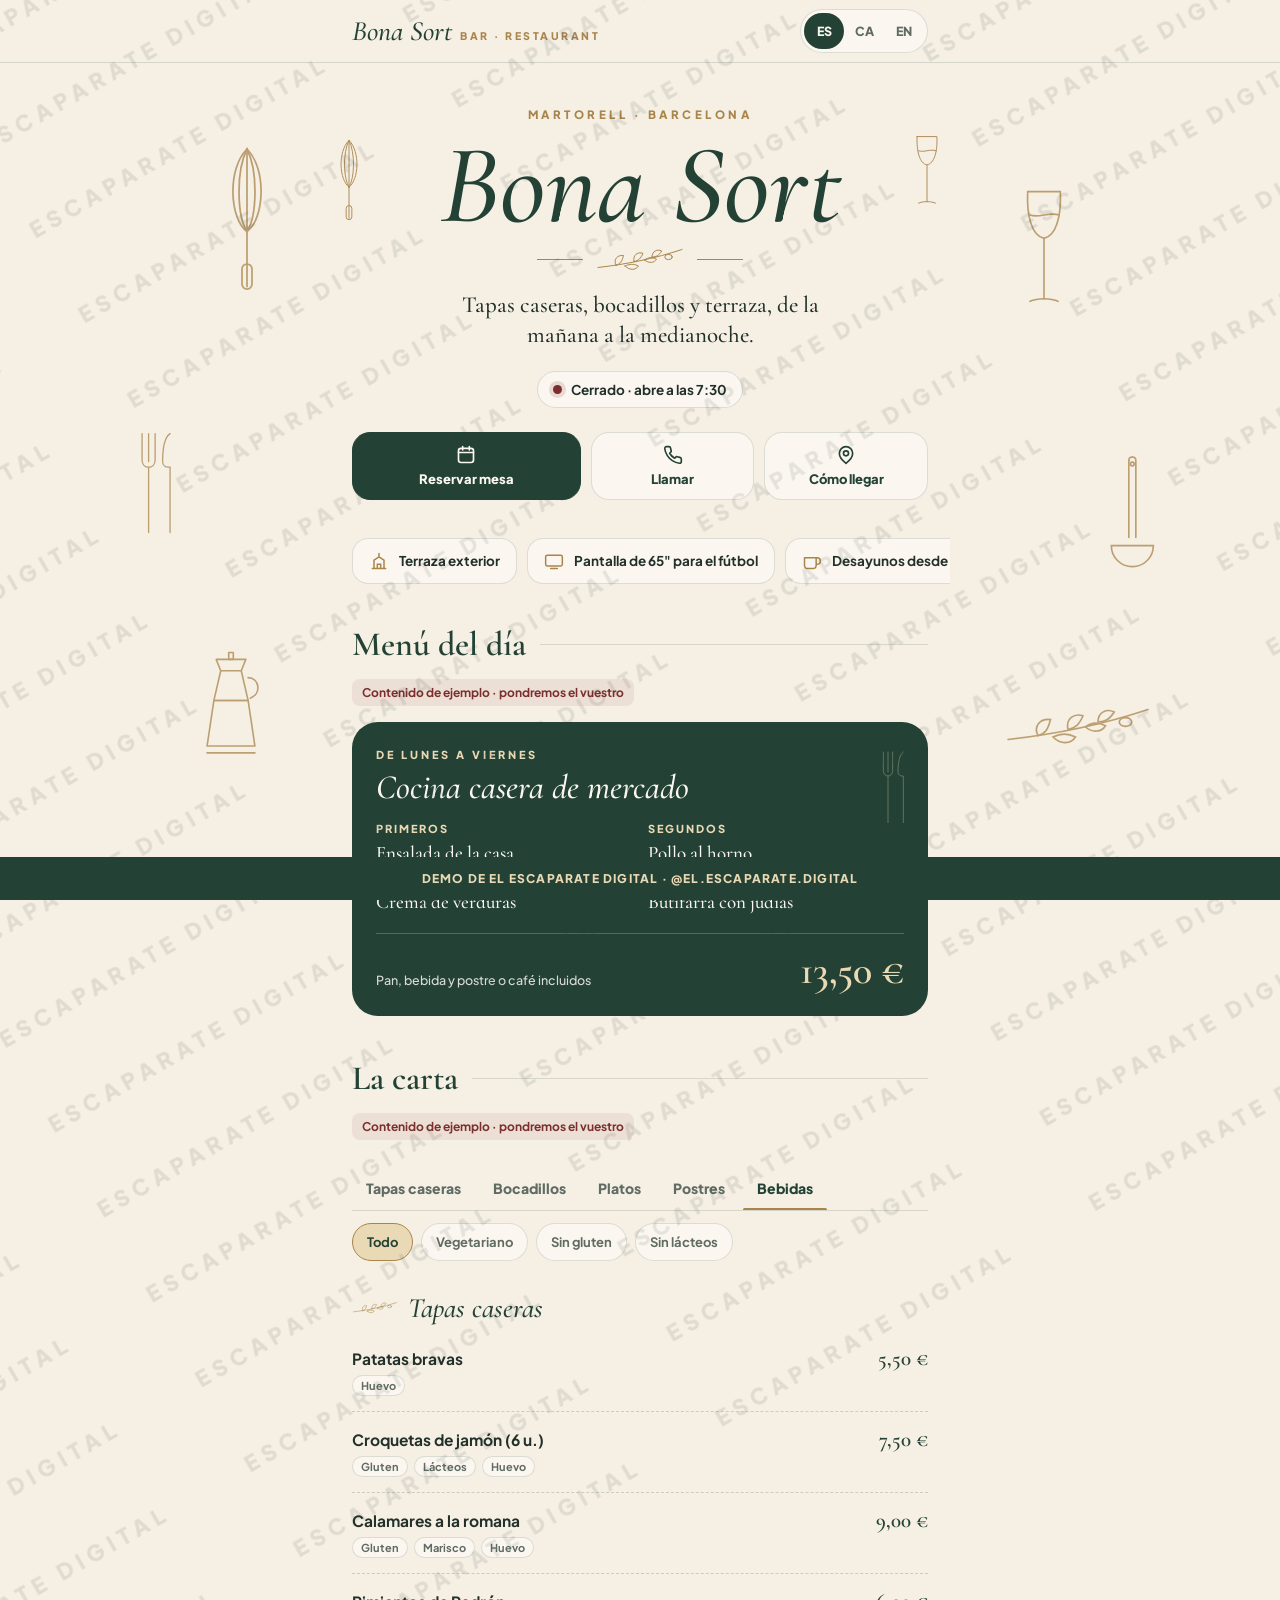
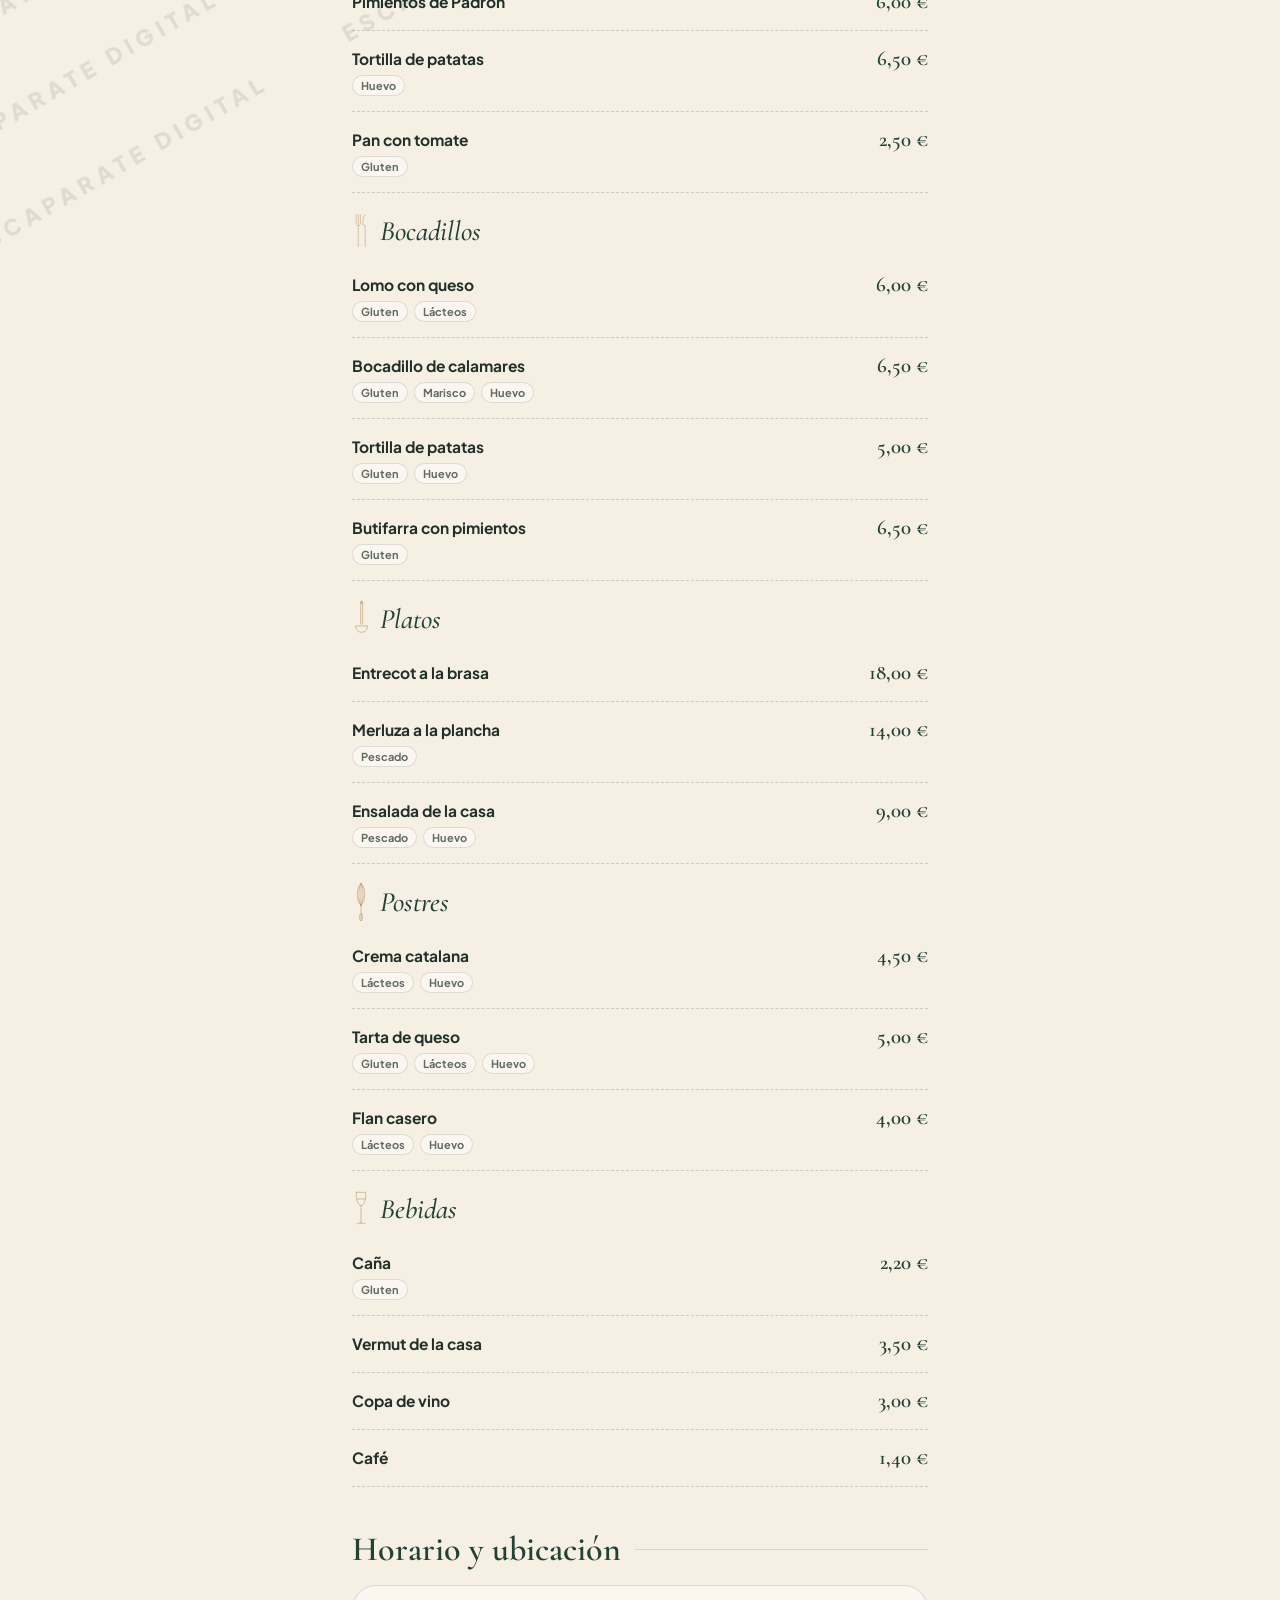
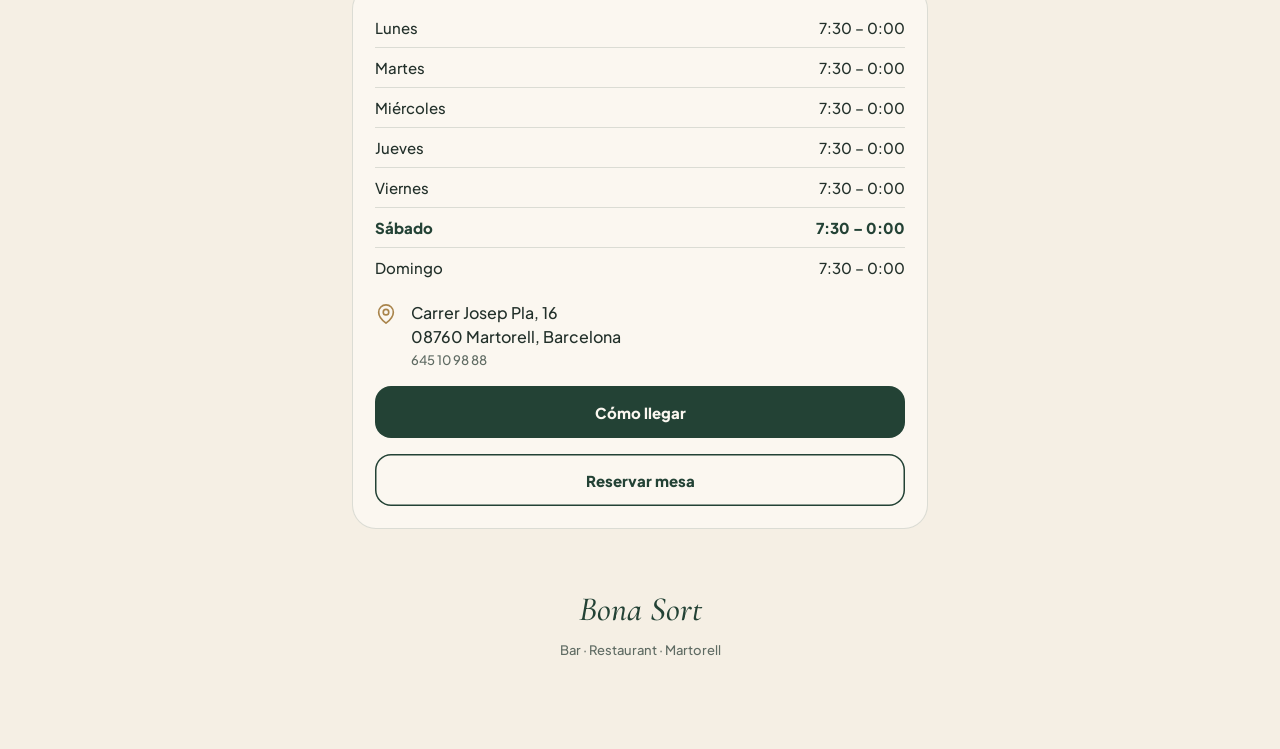
<file: demos/bona-sort/index.html>
<!DOCTYPE html>
<html lang="es">
<head>
<meta charset="UTF-8">
<meta name="viewport" content="width=device-width, initial-scale=1">
<title>Bona Sort · Bar Restaurant · Martorell</title>
<meta name="description" content="Bona Sort, bar restaurante en Martorell: tapas caseras, bocadillos, menú del día y terraza exterior. Abierto todos los días de 7:30 a 0:00.">
<meta name="theme-color" content="#F5EFE4">
<meta name="robots" content="noindex">
<link rel="icon" href="data:image/svg+xml,%3Csvg xmlns='http://www.w3.org/2000/svg' viewBox='0 0 64 64'%3E%3Ccircle cx='32' cy='32' r='30' fill='%23234235'/%3E%3Ctext x='32' y='42' font-size='28' text-anchor='middle' font-family='Georgia' font-style='italic' fill='%23E9D9B4'%3EBS%3C/text%3E%3C/svg%3E">
<style>
@font-face{font-family:Cormorant;font-weight:500;src:url([data-uri]) format("woff2");font-display:swap}
@font-face{font-family:Cormorant;font-weight:600;src:url([data-uri]) format("woff2");font-display:swap}
@font-face{font-family:Cormorant;font-weight:500;font-style:italic;src:url([data-uri]) format("woff2");font-display:swap}
@font-face{font-family:Jakarta;font-weight:500;src:url([data-uri]) format("woff2");font-display:swap}
@font-face{font-family:Jakarta;font-weight:700;src:url([data-uri]) format("woff2");font-display:swap}
@font-face{font-family:Jakarta;font-weight:800;src:url([data-uri]) format("woff2");font-display:swap}
:root{
  --cream:#F5EFE4;--paper:#FBF7F0;--green:#234235;--green2:#2F5745;--gold:#A9844B;--gold-l:#E9D9B4;
  --wine:#7A2E2E;--ink:#22302A;--muted:#5F6B63;--line:rgba(35,66,53,.15);
  --ease:cubic-bezier(.23,1,.32,1);
}
*{box-sizing:border-box;margin:0;padding:0}
html{scroll-behavior:smooth;-webkit-text-size-adjust:100%}
body{background:var(--cream);color:var(--ink);font-family:Jakarta,system-ui,sans-serif;font-weight:500;-webkit-font-smoothing:antialiased;overflow-x:hidden;
  -webkit-user-select:none;user-select:none;-webkit-touch-callout:none;padding-bottom:58px}
button{font:inherit;color:inherit;background:none;border:0;cursor:pointer}
a{color:inherit;text-decoration:none}
:focus-visible{outline:2.5px solid var(--gold);outline-offset:3px;border-radius:10px}
.col{max-width:620px;margin:0 auto;padding:0 22px;position:relative}
.ill{position:absolute;pointer-events:none;color:var(--gold);opacity:.9}

/* top */
.top{position:sticky;top:0;z-index:30;background:rgba(245,239,228,.92);backdrop-filter:blur(10px);-webkit-backdrop-filter:blur(10px);border-bottom:1px solid var(--line)}
.top .col{display:flex;align-items:center;gap:12px;height:62px}
.mark{display:flex;align-items:baseline;gap:8px}
.mark b{white-space:nowrap;font-family:Cormorant,Georgia,serif;font-style:italic;font-weight:500;font-size:28px;color:var(--green);line-height:1}
.mark span{font-size:10.5px;font-weight:800;letter-spacing:2.5px;text-transform:uppercase;color:var(--gold)}
.lang{margin-left:auto;display:flex;background:var(--paper);border:1px solid var(--line);border-radius:999px;padding:3px}
.lang button{min-width:40px;min-height:36px;border-radius:999px;font-weight:800;font-size:12.5px;color:var(--muted);transition:background-color .2s ease,color .2s ease}
.lang button[aria-pressed="true"]{background:var(--green);color:var(--paper)}

@media(max-width:430px){.mark span{display:none}.hero .ill{display:none}}
/* hero */
.hero{position:relative;padding:44px 0 34px;text-align:center;overflow:hidden}
.hero .eyebrow{font-size:11.5px;font-weight:800;letter-spacing:3.5px;text-transform:uppercase;color:var(--gold)}
.hero h1{font-family:Cormorant,Georgia,serif;font-weight:500;font-style:italic;font-size:clamp(68px,20vw,112px);line-height:.9;color:var(--green);margin:14px 0 8px}
.rule{display:flex;align-items:center;justify-content:center;gap:12px;color:var(--gold);margin:6px 0 16px}
.rule:before,.rule:after{content:"";width:46px;height:1px;background:currentColor}
.hero p{font-family:Cormorant,serif;font-size:23px;line-height:1.3;color:var(--ink);max-width:420px;margin:0 auto}
.status{display:inline-flex;align-items:center;gap:9px;margin-top:20px;padding:9px 15px;border-radius:999px;background:var(--paper);border:1px solid var(--line);font-weight:700;font-size:13.5px}
.status i{width:9px;height:9px;border-radius:50%;background:#3E8E5B;box-shadow:0 0 0 4px rgba(62,142,91,.18)}
.status.closed i{background:var(--wine);box-shadow:0 0 0 4px rgba(122,46,46,.15)}
.acts{display:grid;grid-template-columns:1.4fr 1fr 1fr;gap:10px;margin-top:24px}
.act{display:flex;flex-direction:column;align-items:center;justify-content:center;gap:6px;min-height:68px;border-radius:18px;background:var(--paper);border:1px solid var(--line);font-weight:800;font-size:13px;color:var(--green);transition:transform .16s var(--ease)}
.act.main{background:var(--green);color:var(--paper);border-color:var(--green)}
.act:active{transform:scale(.97)}
@media (hover:hover) and (pointer:fine){.act:hover{transform:translateY(-2px)}.act:active{transform:scale(.97)}}

/* features */
.feats{display:flex;gap:10px;overflow-x:auto;padding:4px 22px 6px;margin:0 -22px;scrollbar-width:none}
.feats::-webkit-scrollbar{display:none}
.feat{flex:none;display:flex;align-items:center;gap:10px;padding:12px 16px;border-radius:16px;background:var(--paper);border:1px solid var(--line);font-weight:700;font-size:13.5px}
.feat svg{color:var(--gold);flex:none}

/* sections */
.sec{padding:38px 0 8px}
.sh{display:flex;align-items:center;gap:14px;margin-bottom:18px}
.sh h2{font-family:Cormorant,serif;font-weight:600;font-size:34px;line-height:1;color:var(--green)}
.sh:after{content:"";flex:1;height:1px;background:var(--line)}
.sample{display:inline-block;margin:-6px 0 16px;font-size:12px;font-weight:700;color:var(--wine);background:rgba(122,46,46,.08);padding:6px 10px;border-radius:8px}

/* menu del dia */
.mdd{position:relative;overflow:hidden;background:var(--green);color:var(--paper);border-radius:26px;padding:26px 24px}
.mdd .k{font-size:11px;font-weight:800;letter-spacing:3px;text-transform:uppercase;color:var(--gold-l)}
.mdd h3{font-family:Cormorant,serif;font-style:italic;font-weight:500;font-size:34px;margin:6px 0 14px}
.mdd .cols{display:grid;grid-template-columns:1fr 1fr;gap:16px}
.mdd .cols b{display:block;font-size:11px;font-weight:800;letter-spacing:2px;text-transform:uppercase;color:var(--gold-l);margin-bottom:6px}
.mdd .cols p{font-family:Cormorant,serif;font-size:19px;line-height:1.3}
.mdd .foot{display:flex;justify-content:space-between;align-items:flex-end;gap:12px;margin-top:18px;padding-top:16px;border-top:1px solid rgba(233,217,180,.25)}
.mdd .foot small{font-size:12.5px;opacity:.85;line-height:1.5}
.mdd .price{font-family:Cormorant,serif;font-weight:600;font-size:40px;color:var(--gold-l);line-height:1}
.mdd .ill{right:14px;top:16px;color:var(--gold-l);opacity:.35}

/* tabs */
.tabs-wrap{position:sticky;top:62px;z-index:20;background:rgba(245,239,228,.95);backdrop-filter:blur(10px);-webkit-backdrop-filter:blur(10px);margin:0 -22px;padding:10px 22px 0}
.tabs{position:relative;display:flex;gap:4px;overflow-x:auto;scrollbar-width:none;border-bottom:1px solid var(--line)}
.tabs::-webkit-scrollbar{display:none}
.tab{flex:none;min-height:44px;padding:0 14px;font-weight:800;font-size:14px;color:var(--muted);transition:color .2s ease}
.tab[aria-selected="true"]{color:var(--green)}
.ind{position:absolute;bottom:-1px;left:0;height:2.5px;border-radius:2px;background:var(--gold);transition:transform .35s var(--ease),width .35s var(--ease)}
.filters{display:flex;gap:8px;overflow-x:auto;scrollbar-width:none;padding:12px 0 12px}
.filters::-webkit-scrollbar{display:none}
.chip{flex:none;min-height:38px;padding:0 14px;border-radius:999px;border:1px solid var(--line);background:var(--paper);font-weight:700;font-size:13px;color:var(--muted);transition:background-color .2s ease,color .2s ease,transform .16s var(--ease)}
.chip[aria-pressed="true"]{background:var(--gold-l);color:var(--green);border-color:var(--gold)}
.chip:active{transform:scale(.97)}

/* dishes */
.cat{scroll-margin-top:170px;padding-top:18px}
.cat h3{display:flex;align-items:center;gap:10px;font-family:Cormorant,serif;font-style:italic;font-weight:500;font-size:28px;color:var(--green);margin-bottom:6px}
.cat h3 svg{color:var(--gold)}
.dish{border-bottom:1px dashed rgba(35,66,53,.2)}
.dish button{width:100%;display:grid;grid-template-columns:1fr auto;gap:4px 14px;align-items:baseline;text-align:left;padding:15px 0;min-height:56px}
.dish .nm{font-weight:700;font-size:15.5px}
.dish .pr{font-family:Cormorant,serif;font-weight:600;font-size:21px;color:var(--green)}
.dish .al{grid-column:1/-1;display:flex;gap:6px;flex-wrap:wrap}
.dish .al span{font-size:11px;font-weight:700;color:var(--muted);background:var(--paper);border:1px solid var(--line);padding:3px 8px;border-radius:999px}
.dish .ds{display:grid;grid-template-rows:0fr;transition:grid-template-rows .3s var(--ease)}
.dish .ds>div{overflow:hidden}
.dish .ds p{font-family:Cormorant,serif;font-size:18.5px;line-height:1.35;color:var(--muted);padding:0 0 14px}
.dish.open .ds{grid-template-rows:1fr}
.dish.hide{display:none}
.empty{display:none;color:var(--muted);font-size:14px;padding:12px 0}

/* horario */
.card{background:var(--paper);border:1px solid var(--line);border-radius:24px;padding:22px}
.hours{list-style:none;display:flex;flex-direction:column}
.hours li{display:flex;justify-content:space-between;padding:10px 0;border-bottom:1px solid var(--line);font-size:15px}
.hours li:last-child{border-bottom:0}
.hours li.today{font-weight:800;color:var(--green)}
.addr{display:flex;gap:14px;align-items:flex-start;margin-top:14px}
.addr svg{flex:none;color:var(--gold);margin-top:2px}
.addr p{line-height:1.55}
.addr small{display:block;color:var(--muted);font-size:13px}
.wide{display:flex;align-items:center;justify-content:center;gap:10px;width:100%;min-height:52px;margin-top:16px;border-radius:16px;background:var(--green);color:var(--paper);font-weight:800;font-size:15px;transition:transform .16s var(--ease)}
.wide:active{transform:scale(.97)}
.wide.l{background:transparent;color:var(--green);box-shadow:inset 0 0 0 1.5px var(--green)}

footer{text-align:center;padding:44px 0 30px;color:var(--muted);font-size:13px;line-height:1.7}
footer .mk{font-family:Cormorant,serif;font-style:italic;font-size:34px;color:var(--green)}

/* reveal */
.rv{opacity:0;transform:translateY(18px);transition:opacity .7s var(--ease),transform .7s var(--ease)}
.rv.in{opacity:1;transform:none}

/* desktop margins: kitchen drawings */
.side{position:fixed;top:0;bottom:0;width:calc((100vw - 620px)/2);pointer-events:none;display:none}
.side.l{left:0}.side.r{right:0}
.side svg{position:absolute;color:var(--gold);opacity:.75}
@media(min-width:980px){.side{display:block}}

/* DEMO protection */
.wm{position:fixed;inset:-50%;z-index:90;pointer-events:none;display:flex;flex-wrap:wrap;align-content:flex-start;gap:70px 90px;transform:rotate(-30deg);opacity:.1;overflow:hidden}
.wm span{font-weight:800;font-size:22px;letter-spacing:6px;color:var(--ink);white-space:nowrap}
.demo-bar{position:fixed;left:0;right:0;bottom:0;z-index:95;background:var(--green);color:var(--gold-l);text-align:center;font-weight:800;font-size:12px;letter-spacing:1.2px;padding:14px 12px calc(14px + env(safe-area-inset-bottom))}
.toast{position:fixed;left:50%;bottom:76px;z-index:96;transform:translate(-50%,16px);opacity:0;background:var(--ink);color:var(--paper);font-weight:700;font-size:14px;padding:12px 18px;border-radius:14px;transition:opacity .25s ease,transform .3s var(--ease);pointer-events:none}
.toast.on{opacity:1;transform:translate(-50%,0)}
@media(prefers-reduced-motion:reduce){*{transition:none!important;animation:none!important}.rv{opacity:1;transform:none}html{scroll-behavior:auto}}
</style>
</head>
<body>
<svg width="0" height="0" style="position:absolute" aria-hidden="true">
  <symbol id="whisk" viewBox="0 0 48 120"><g fill="none" stroke="currentColor" stroke-width="1.4" stroke-linecap="round"><path d="M24 70v44"/><rect x="20" y="96" width="8" height="20" rx="4"/><path d="M24 70C10 60 8 20 24 4c16 16 14 56 0 66Z"/><path d="M24 70C16 58 15 22 24 4c9 18 8 54 0 66Z"/><path d="M24 4v66"/></g></symbol>
  <symbol id="ladle" viewBox="0 0 48 120"><g fill="none" stroke="currentColor" stroke-width="1.4" stroke-linecap="round"><path d="M26 6c2 0 3 1 3 3v66"/><path d="M23 9c0-2 1-3 3-3"/><path d="M23 9v66"/><path d="M8 82a18 18 0 0 0 36 0Z"/><circle cx="26" cy="12" r="1.6"/></g></symbol>
  <symbol id="glass" viewBox="0 0 48 120"><g fill="none" stroke="currentColor" stroke-width="1.4" stroke-linecap="round"><path d="M10 10h28c1 22-4 38-14 40-10-2-15-18-14-40Z"/><path d="M12 30c8 3 16-3 25 0"/><path d="M24 50v52"/><path d="M12 104c6-3 18-3 24 0"/></g></symbol>
  <symbol id="cutlery" viewBox="0 0 60 120"><g fill="none" stroke="currentColor" stroke-width="1.4" stroke-linecap="round"><path d="M14 6v28c0 5 3 8 7 8s7-3 7-8V6M21 6v30M21 42v70"/><path d="M44 6c-6 4-8 16-8 30 0 4 3 6 6 6h2v70"/></g></symbol>
  <symbol id="moka" viewBox="0 0 70 100"><g fill="none" stroke="currentColor" stroke-width="1.4" stroke-linejoin="round" stroke-linecap="round"><path d="M22 10h26l-4 10H26Z"/><path d="M26 20l-6 26h30l-6-26"/><path d="M20 46h30l6 40H14Z"/><path d="M50 26c10 0 12 14 2 18"/><path d="M33 4h4v6h-4z"/><path d="M14 92h42"/></g></symbol>
  <symbol id="olive" viewBox="0 0 120 40"><g fill="none" stroke="currentColor" stroke-width="1.3" stroke-linecap="round"><path d="M4 30C40 26 80 18 116 6"/><path d="M28 27c-4-8 2-14 10-13-2 8-4 11-10 13Z"/><path d="M52 22c-2-9 5-13 12-11-3 7-6 10-12 11Z"/><path d="M76 16c0-8 7-11 13-8-4 6-7 8-13 8Z"/><path d="M40 28c6 6 14 6 18 0-6-3-12-3-18 0Z"/><path d="M66 20c6 5 13 4 16-1-6-3-11-3-16 1Z"/><ellipse cx="98" cy="16" rx="5" ry="3.5"/></g></symbol>
</svg>

<div class="side l" aria-hidden="true">
  <svg style="right:16%;top:16%" width="60" height="150"><use href="#whisk"/></svg>
  <svg style="right:44%;top:46%" width="56" height="140"><use href="#cutlery"/></svg>
  <svg style="right:18%;top:72%" width="80" height="114"><use href="#moka"/></svg>
</div>
<div class="side r" aria-hidden="true">
  <svg style="left:20%;top:20%" width="56" height="140"><use href="#glass"/></svg>
  <svg style="left:46%;top:50%" width="56" height="140"><use href="#ladle"/></svg>
  <svg style="left:16%;top:78%" width="150" height="50"><use href="#olive"/></svg>
</div>

<header class="top">
  <div class="col">
    <div class="mark"><b>Bona Sort</b><span>Bar · Restaurant</span></div>
    <div class="lang" role="group" aria-label="Idioma">
      <button data-l="es" aria-pressed="true">ES</button><button data-l="ca" aria-pressed="false">CA</button><button data-l="en" aria-pressed="false">EN</button>
    </div>
  </div>
</header>

<main>
<section class="hero">
  <div class="col">
    <svg class="ill" style="left:2px;top:30px" width="34" height="86" aria-hidden="true"><use href="#whisk"/></svg>
    <svg class="ill" style="right:6px;top:22px" width="34" height="86" aria-hidden="true"><use href="#glass"/></svg>
    <div class="eyebrow" data-t="eyebrow">Martorell · Barcelona</div>
    <h1>Bona Sort</h1>
    <div class="rule" aria-hidden="true"><svg width="90" height="30"><use href="#olive"/></svg></div>
    <p data-t="tagline">Tapas caseras, bocadillos y terraza, de la mañana a la medianoche.</p>
    <div class="status" id="status"><i></i><span id="statusTx"></span></div>
    <div class="acts">
      <button class="act main demo-off"><svg width="20" height="20" viewBox="0 0 24 24" fill="none" stroke="currentColor" stroke-width="2" stroke-linecap="round" stroke-linejoin="round" aria-hidden="true"><rect x="3" y="4" width="18" height="17" rx="3"/><path d="M3 9h18M8 2v4M16 2v4"/></svg><span data-t="book">Reservar mesa</span></button>
      <button class="act demo-off"><svg width="20" height="20" viewBox="0 0 24 24" fill="none" stroke="currentColor" stroke-width="2" stroke-linecap="round" stroke-linejoin="round" aria-hidden="true"><path d="M22 16.9v3a2 2 0 0 1-2.2 2 19.8 19.8 0 0 1-8.6-3.1 19.5 19.5 0 0 1-6-6A19.8 19.8 0 0 1 2.1 4.2 2 2 0 0 1 4.1 2h3a2 2 0 0 1 2 1.7c.1 1 .4 1.9.7 2.8a2 2 0 0 1-.5 2.1L8 9.9a16 16 0 0 0 6 6l1.3-1.3a2 2 0 0 1 2.1-.4c.9.3 1.8.6 2.8.7a2 2 0 0 1 1.7 2Z"/></svg><span data-t="call">Llamar</span></button>
      <button class="act demo-off"><svg width="20" height="20" viewBox="0 0 24 24" fill="none" stroke="currentColor" stroke-width="2" stroke-linecap="round" stroke-linejoin="round" aria-hidden="true"><path d="M20 10c0 6-8 12-8 12S4 16 4 10a8 8 0 0 1 16 0Z"/><circle cx="12" cy="10" r="3"/></svg><span data-t="map">Cómo llegar</span></button>
    </div>
  </div>
</section>

<div class="col rv">
  <div class="feats">
    <div class="feat"><svg width="20" height="20" viewBox="0 0 24 24" fill="none" stroke="currentColor" stroke-width="1.8" stroke-linecap="round" aria-hidden="true"><path d="M12 3v4M4 21h16M6 21V11l6-4 6 4v10M10 21v-5h4v5"/></svg><span data-t="f1">Terraza exterior</span></div>
    <div class="feat"><svg width="20" height="20" viewBox="0 0 24 24" fill="none" stroke="currentColor" stroke-width="1.8" stroke-linecap="round" stroke-linejoin="round" aria-hidden="true"><rect x="2" y="5" width="20" height="13" rx="2"/><path d="M8 21h8"/></svg><span data-t="f2">Pantalla de 65" para el fútbol</span></div>
    <div class="feat"><svg width="20" height="20" viewBox="0 0 24 24" fill="none" stroke="currentColor" stroke-width="1.8" stroke-linecap="round" stroke-linejoin="round" aria-hidden="true"><path d="M17 8h1a4 4 0 1 1 0 8h-1M3 8h14v9a4 4 0 0 1-4 4H7a4 4 0 0 1-4-4Z"/></svg><span data-t="f3">Desayunos desde las 7:30</span></div>
    <div class="feat"><svg width="20" height="20" viewBox="0 0 24 24" fill="none" stroke="currentColor" stroke-width="1.8" stroke-linecap="round" stroke-linejoin="round" aria-hidden="true"><path d="M12 20s-7-4.4-9.2-8.6C1.2 8.3 3 4.8 6.4 4.8c2.2 0 3.6 1.4 4.3 2.7h2.6c.7-1.3 2.1-2.7 4.3-2.7 3.4 0 5.2 3.5 3.6 6.6C19 15.6 12 20 12 20Z"/></svg><span data-t="f4">LGBTQ+ friendly</span></div>
  </div>
</div>

<section class="sec">
  <div class="col">
    <div class="sh rv"><h2 data-t="mddT">Menú del día</h2></div>
    <div class="sample rv" data-t="sample">Contenido de ejemplo · pondremos el vuestro</div>
    <div class="mdd rv">
      <svg class="ill" width="40" height="100" aria-hidden="true"><use href="#cutlery"/></svg>
      <div class="k" data-t="mddK">De lunes a viernes</div>
      <h3 data-t="mddH">Cocina casera de mercado</h3>
      <div class="cols">
        <div><b data-t="first">Primeros</b><p data-t="firstL">Ensalada de la casa<br>Macarrones a la boloñesa<br>Crema de verduras</p></div>
        <div><b data-t="second">Segundos</b><p data-t="secondL">Pollo al horno<br>Merluza a la plancha<br>Butifarra con judías</p></div>
      </div>
      <div class="foot"><small data-t="mddInc">Pan, bebida y postre o café incluidos</small><div class="price">13,50 €</div></div>
    </div>
  </div>
</section>

<section class="sec" id="carta">
  <div class="col">
    <div class="sh rv"><h2 data-t="cartaT">La carta</h2></div>
    <div class="sample rv" data-t="sample">Contenido de ejemplo · pondremos el vuestro</div>
    <div class="tabs-wrap">
      <div class="tabs" role="tablist" id="tabs"><span class="ind" id="ind"></span></div>
      <div class="filters" id="filters"></div>
    </div>
    <div id="menu"></div>
    <p class="empty" id="empty" data-t="empty">No hay platos con ese filtro.</p>
  </div>
</section>

<section class="sec" id="info">
  <div class="col">
    <div class="sh rv"><h2 data-t="infoT">Horario y ubicación</h2></div>
    <div class="card rv">
      <ul class="hours" id="hours"></ul>
      <div class="addr"><svg width="22" height="22" viewBox="0 0 24 24" fill="none" stroke="currentColor" stroke-width="1.8" stroke-linecap="round" stroke-linejoin="round" aria-hidden="true"><path d="M20 10c0 6-8 12-8 12S4 16 4 10a8 8 0 0 1 16 0Z"/><circle cx="12" cy="10" r="3"/></svg><p>Carrer Josep Pla, 16<br>08760 Martorell, Barcelona<small>645 10 98 88</small></p></div>
      <button class="wide demo-off"><span data-t="map">Cómo llegar</span></button>
      <button class="wide l demo-off"><span data-t="book">Reservar mesa</span></button>
    </div>
  </div>
</section>
</main>

<footer>
  <div class="mk">Bona Sort</div>
  <div data-t="foot">Bar · Restaurant · Martorell</div>
</footer>

<!-- DEMO -->
<div class="wm" id="wm" aria-hidden="true"></div>
<div class="demo-bar" data-t="demobar">DEMO DE EL ESCAPARATE DIGITAL · @EL.ESCAPARATE.DIGITAL</div>
<div class="toast" id="toast" role="status"></div>

<script>
const T = {
  es:{eyebrow:"Martorell · Barcelona",tagline:"Tapas caseras, bocadillos y terraza, de la mañana a la medianoche.",book:"Reservar mesa",call:"Llamar",map:"Cómo llegar",
    f1:"Terraza exterior",f2:"Pantalla de 65\" para el fútbol",f3:"Desayunos desde las 7:30",f4:"LGBTQ+ friendly",
    mddT:"Menú del día",sample:"Contenido de ejemplo · pondremos el vuestro",mddK:"De lunes a viernes",mddH:"Cocina casera de mercado",first:"Primeros",second:"Segundos",
    firstL:"Ensalada de la casa<br>Macarrones a la boloñesa<br>Crema de verduras",secondL:"Pollo al horno<br>Merluza a la plancha<br>Butifarra con judías",mddInc:"Pan, bebida y postre o café incluidos",
    cartaT:"La carta",empty:"No hay platos con ese filtro.",infoT:"Horario y ubicación",foot:"Bar · Restaurant · Martorell",demobar:"DEMO DE EL ESCAPARATE DIGITAL · @EL.ESCAPARATE.DIGITAL",
    open:"Abierto ahora · cierra a las 0:00",closed:"Cerrado · abre a las 7:30",toast:"Disponible en la versión final ✨",
    days:["Domingo","Lunes","Martes","Miércoles","Jueves","Viernes","Sábado"],
    cats:{tapas:"Tapas caseras",boc:"Bocadillos",platos:"Platos",postres:"Postres",bebidas:"Bebidas"},
    filt:{all:"Todo",veg:"Vegetariano",sg:"Sin gluten",sl:"Sin lácteos"},
    al:{g:"Gluten",l:"Lácteos",h:"Huevo",p:"Pescado",m:"Marisco"}},
  ca:{eyebrow:"Martorell · Barcelona",tagline:"Tapes casolanes, entrepans i terrassa, del matí a la mitjanit.",book:"Reservar taula",call:"Trucar",map:"Com arribar",
    f1:"Terrassa exterior",f2:"Pantalla de 65\" per al futbol",f3:"Esmorzars des de les 7:30",f4:"LGBTQ+ friendly",
    mddT:"Menú del dia",sample:"Contingut d'exemple · hi posarem el vostre",mddK:"De dilluns a divendres",mddH:"Cuina casolana de mercat",first:"Primers",second:"Segons",
    firstL:"Amanida de la casa<br>Macarrons a la bolonyesa<br>Crema de verdures",secondL:"Pollastre al forn<br>Lluç a la planxa<br>Botifarra amb mongetes",mddInc:"Pa, beguda i postres o cafè inclosos",
    cartaT:"La carta",empty:"No hi ha plats amb aquest filtre.",infoT:"Horari i ubicació",foot:"Bar · Restaurant · Martorell",demobar:"DEMO DE EL ESCAPARATE DIGITAL · @EL.ESCAPARATE.DIGITAL",
    open:"Obert ara · tanca a les 0:00",closed:"Tancat · obre a les 7:30",toast:"Disponible a la versió final ✨",
    days:["Diumenge","Dilluns","Dimarts","Dimecres","Dijous","Divendres","Dissabte"],
    cats:{tapas:"Tapes casolanes",boc:"Entrepans",platos:"Plats",postres:"Postres",bebidas:"Begudes"},
    filt:{all:"Tot",veg:"Vegetarià",sg:"Sense gluten",sl:"Sense lactis"},
    al:{g:"Gluten",l:"Lactis",h:"Ou",p:"Peix",m:"Marisc"}},
  en:{eyebrow:"Martorell · Barcelona",tagline:"Homemade tapas, sandwiches and a terrace, from morning to midnight.",book:"Book a table",call:"Call",map:"Directions",
    f1:"Outdoor terrace",f2:"65\" screen for football",f3:"Breakfast from 7:30",f4:"LGBTQ+ friendly",
    mddT:"Set lunch menu",sample:"Sample content · we'll add yours",mddK:"Monday to Friday",mddH:"Homemade market cooking",first:"Starters",second:"Mains",
    firstL:"House salad<br>Macaroni bolognese<br>Vegetable cream soup",secondL:"Roast chicken<br>Grilled hake<br>Catalan sausage with beans",mddInc:"Bread, drink and dessert or coffee included",
    cartaT:"The menu",empty:"No dishes match that filter.",infoT:"Opening hours & location",foot:"Bar · Restaurant · Martorell",demobar:"DEMO BY EL ESCAPARATE DIGITAL · @EL.ESCAPARATE.DIGITAL",
    open:"Open now · closes at 0:00",closed:"Closed · opens at 7:30",toast:"Available in the final version ✨",
    days:["Sunday","Monday","Tuesday","Wednesday","Thursday","Friday","Saturday"],
    cats:{tapas:"Homemade tapas",boc:"Sandwiches",platos:"Mains",postres:"Desserts",bebidas:"Drinks"},
    filt:{all:"All",veg:"Vegetarian",sg:"Gluten-free",sl:"Dairy-free"},
    al:{g:"Gluten",l:"Dairy",h:"Egg",p:"Fish",m:"Shellfish"}}
};
// name ES/CA/EN, description ES/CA/EN, price, allergens, vegetarian
const M = [
 {c:"tapas",n:["Patatas bravas","Patates braves","Patatas bravas"],d:["Con nuestra salsa brava y alioli casero.","Amb la nostra salsa brava i allioli casolà.","With our spicy brava sauce and homemade aioli."],p:"5,50",a:["h"],v:1},
 {c:"tapas",n:["Croquetas de jamón (6 u.)","Croquetes de pernil (6 u.)","Ham croquettes (6)"],d:["Cremosas por dentro, crujientes por fuera.","Cremoses per dins, cruixents per fora.","Creamy inside, crispy outside."],p:"7,50",a:["g","l","h"]},
 {c:"tapas",n:["Calamares a la romana","Calamars a la romana","Fried squid rings"],d:["Rebozado ligero y limón.","Arrebossat lleuger i llimona.","Light batter with lemon."],p:"9,00",a:["g","m","h"]},
 {c:"tapas",n:["Pimientos de Padrón","Pebrots del Padró","Padrón peppers"],d:["Con sal en escamas.","Amb sal en escates.","With sea salt flakes."],p:"6,00",a:[],v:1},
 {c:"tapas",n:["Tortilla de patatas","Truita de patates","Spanish omelette"],d:["Jugosa, con o sin cebolla.","Sucosa, amb o sense ceba.","Juicy, with or without onion."],p:"6,50",a:["h"],v:1},
 {c:"tapas",n:["Pan con tomate","Pa amb tomàquet","Bread with tomato"],d:["Pan de payés, tomate y aceite de oliva.","Pa de pagès, tomàquet i oli d'oliva.","Country bread, tomato and olive oil."],p:"2,50",a:["g"],v:1},
 {c:"boc",n:["Lomo con queso","Llom amb formatge","Pork loin & cheese"],d:["En pan de barra recién hecho.","En pa de barra acabat de fer.","On freshly baked baguette."],p:"6,00",a:["g","l"]},
 {c:"boc",n:["Bocadillo de calamares","Entrepà de calamars","Squid sandwich"],d:["Con un toque de alioli.","Amb un toc d'allioli.","With a touch of aioli."],p:"6,50",a:["g","m","h"]},
 {c:"boc",n:["Tortilla de patatas","Truita de patates","Spanish omelette sandwich"],d:["Con pan con tomate.","Amb pa amb tomàquet.","With tomato bread."],p:"5,00",a:["g","h"],v:1},
 {c:"boc",n:["Butifarra con pimientos","Botifarra amb pebrots","Catalan sausage & peppers"],d:["Butifarra a la brasa y pimientos asados.","Botifarra a la brasa i pebrots escalivats.","Grilled sausage and roasted peppers."],p:"6,50",a:["g"]},
 {c:"platos",n:["Entrecot a la brasa","Entrecot a la brasa","Grilled entrecôte"],d:["Con patatas y pimientos.","Amb patates i pebrots.","With potatoes and peppers."],p:"18,00",a:[]},
 {c:"platos",n:["Merluza a la plancha","Lluç a la planxa","Grilled hake"],d:["Con verduras de temporada.","Amb verdures de temporada.","With seasonal vegetables."],p:"14,00",a:["p"]},
 {c:"platos",n:["Ensalada de la casa","Amanida de la casa","House salad"],d:["Lechuga, tomate, atún, huevo y aceitunas.","Enciam, tomàquet, tonyina, ou i olives.","Lettuce, tomato, tuna, egg and olives."],p:"9,00",a:["p","h"]},
 {c:"postres",n:["Crema catalana","Crema catalana","Crema catalana"],d:["Con su azúcar quemado al momento.","Amb el sucre cremat al moment.","With freshly caramelised sugar."],p:"4,50",a:["l","h"],v:1},
 {c:"postres",n:["Tarta de queso","Pastís de formatge","Cheesecake"],d:["Horneada en casa.","Feta a casa.","Baked in-house."],p:"5,00",a:["g","l","h"],v:1},
 {c:"postres",n:["Flan casero","Flam casolà","Homemade flan"],d:["Con caramelo.","Amb caramel.","With caramel."],p:"4,00",a:["l","h"],v:1},
 {c:"bebidas",n:["Caña","Canya","Small draught beer"],d:["Bien fría.","Ben freda.","Ice cold."],p:"2,20",a:["g"],v:1},
 {c:"bebidas",n:["Vermut de la casa","Vermut de la casa","House vermouth"],d:["Con su aceituna y piel de naranja.","Amb oliva i pell de taronja.","With olive and orange peel."],p:"3,50",a:[],v:1},
 {c:"bebidas",n:["Copa de vino","Copa de vi","Glass of wine"],d:["Tinto, blanco o rosado.","Negre, blanc o rosat.","Red, white or rosé."],p:"3,00",a:[],v:1},
 {c:"bebidas",n:["Café","Cafè","Coffee"],d:["Solo, cortado o con leche.","Sol, tallat o amb llet.","Espresso, cortado or latte."],p:"1,40",a:[],v:1}
];
const ICON = {tapas:"#olive",boc:"#cutlery",platos:"#ladle",postres:"#whisk",bebidas:"#glass"};
let lang = "es", filter = "all", cur = "tapas";
const LI = () => ({es:0,ca:1,en:2})[lang];
const $ = (id) => document.getElementById(id);

function buildMenu(){
  const t = T[lang], li = LI();
  $("tabs").querySelectorAll(".tab").forEach(b => b.remove());
  Object.keys(t.cats).forEach(k => {
    const b = document.createElement("button");
    b.className = "tab"; b.setAttribute("role","tab"); b.dataset.c = k; b.textContent = t.cats[k];
    b.setAttribute("aria-selected", k === cur ? "true" : "false");
    $("tabs").appendChild(b);
  });
  $("filters").innerHTML = Object.entries(t.filt).map(([k,v]) => `<button class="chip" data-f="${k}" aria-pressed="${k===filter}">${v}</button>`).join("");
  let any = 0;
  $("menu").innerHTML = Object.keys(t.cats).map(k => {
    const items = M.filter(m => m.c === k);
    return `<div class="cat" id="c-${k}"><h3><svg width="${k==="tapas"?46:18}" height="${k==="tapas"?16:40}" aria-hidden="true"><use href="${ICON[k]}"/></svg>${t.cats[k]}</h3>` +
      items.map(m => {
        const ok = filter==="all" || (filter==="veg" && m.v) || (filter==="sg" && !m.a.includes("g")) || (filter==="sl" && !m.a.includes("l"));
        if (ok) any++;
        return `<div class="dish${ok?"":" hide"}"><button aria-expanded="false"><span class="nm">${m.n[li]}</span><span class="pr">${m.p} €</span>` +
          (m.a.length ? `<span class="al">${m.a.map(a=>`<span>${t.al[a]}</span>`).join("")}</span>` : "") +
          `</button><div class="ds"><div><p>${m.d[li]}</p></div></div></div>`;
      }).join("") + `</div>`;
  }).join("");
  $("empty").style.display = any ? "none" : "block";
  requestAnimationFrame(moveInd);
}
function moveInd(){
  const a = $("tabs").querySelector(`.tab[data-c="${cur}"]`); if (!a) return;
  $("ind").style.width = a.offsetWidth + "px"; $("ind").style.transform = `translateX(${a.offsetLeft}px)`;
}
function i18n(){
  const t = T[lang];
  document.documentElement.lang = lang;
  document.querySelectorAll("[data-t]").forEach(el => { const v = t[el.dataset.t]; if (v !== undefined) el.innerHTML = v; });
  // hours
  const now = new Date(new Date().toLocaleString("en-US",{timeZone:"Europe/Madrid"}));
  const order = [1,2,3,4,5,6,0];
  $("hours").innerHTML = order.map(d => `<li class="${d===now.getDay()?"today":""}"><span>${t.days[d]}</span><span>7:30 – 0:00</span></li>`).join("");
  const mins = now.getHours()*60 + now.getMinutes(), open = mins >= 450;
  $("status").classList.toggle("closed", !open); $("statusTx").textContent = open ? t.open : t.closed;
  buildMenu();
}
document.querySelector(".lang").addEventListener("click", e => {
  const b = e.target.closest("button"); if (!b) return;
  lang = b.dataset.l; document.querySelectorAll(".lang button").forEach(x => x.setAttribute("aria-pressed", x === b ? "true" : "false")); i18n();
});
$("tabs").addEventListener("click", e => {
  const b = e.target.closest(".tab"); if (!b) return;
  cur = b.dataset.c; $("tabs").querySelectorAll(".tab").forEach(x => x.setAttribute("aria-selected", x === b ? "true" : "false")); moveInd();
  b.scrollIntoView({inline:"center",block:"nearest",behavior:"smooth"});
  $("c-" + cur).scrollIntoView({behavior:"smooth"});
});
$("filters").addEventListener("click", e => { const b = e.target.closest(".chip"); if (!b) return; filter = b.dataset.f; buildMenu(); });
$("menu").addEventListener("click", e => {
  const b = e.target.closest(".dish button"); if (!b) return;
  const d = b.parentElement, on = !d.classList.contains("open");
  d.classList.toggle("open", on); b.setAttribute("aria-expanded", on);
});
// active tab follows scroll
const obsCats = () => document.querySelectorAll(".cat").forEach(c => catIO.observe(c));
const catIO = new IntersectionObserver(es => es.forEach(en => {
  if (en.isIntersecting) { cur = en.target.id.slice(2); $("tabs").querySelectorAll(".tab").forEach(x => x.setAttribute("aria-selected", x.dataset.c === cur ? "true" : "false")); moveInd(); }
}), { rootMargin: "-40% 0px -55% 0px" });
const _bm = buildMenu; buildMenu = function(){ _bm(); obsCats(); };
// reveal
const rio = new IntersectionObserver(es => es.forEach(en => { if (en.isIntersecting) { en.target.classList.add("in"); rio.unobserve(en.target); } }), { threshold: .12 });
document.querySelectorAll(".rv").forEach(el => rio.observe(el));
addEventListener("resize", moveInd);

/* ---- DEMO: watermark, disabled actions, no copying ---- */
$("wm").innerHTML = Array.from({length: 160}, () => "<span>ESCAPARATE DIGITAL</span>").join("");
let tt;
document.addEventListener("click", e => {
  if (!e.target.closest(".demo-off")) return;
  const el = $("toast"); el.textContent = T[lang].toast; el.classList.add("on"); clearTimeout(tt); tt = setTimeout(() => el.classList.remove("on"), 2200);
});
["contextmenu","dragstart","copy"].forEach(ev => document.addEventListener(ev, e => e.preventDefault()));
i18n();
</script>
</body>
</html>
</file>
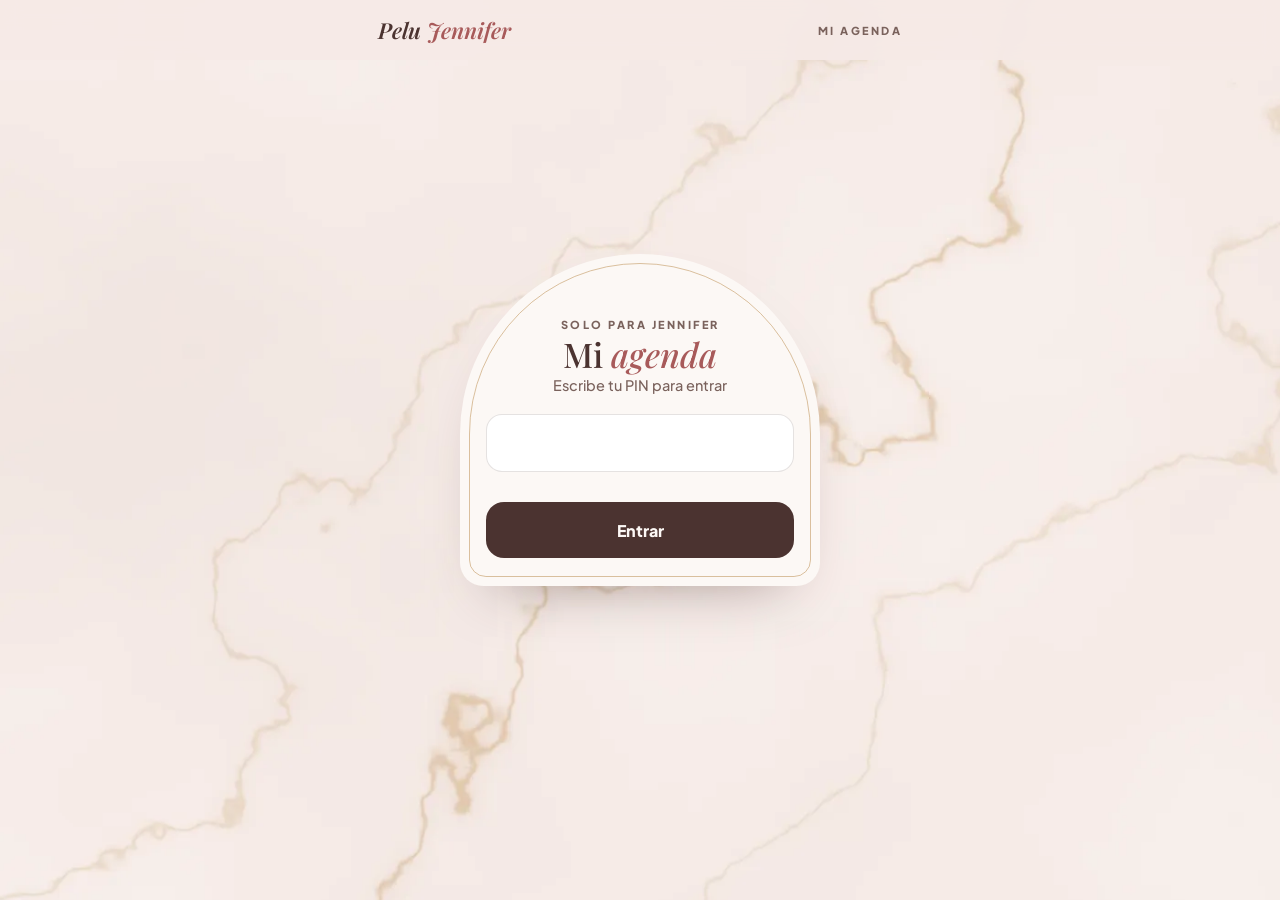
<file: clientes/pelu-jennifer/agenda/index.html>
<!DOCTYPE html>
<html lang="es">
<head>
<meta charset="UTF-8">
<meta name="viewport" content="width=device-width, initial-scale=1, viewport-fit=cover">
<title>Mi agenda · Pelu Jennifer</title>
<meta name="robots" content="noindex, nofollow">
<meta name="theme-color" content="#F6EEEA">
<meta name="apple-mobile-web-app-capable" content="yes">
<meta name="apple-mobile-web-app-title" content="Mi agenda">
<link rel="icon" href="data:image/svg+xml,%3Csvg xmlns='http://www.w3.org/2000/svg' viewBox='0 0 64 64'%3E%3Ccircle cx='32' cy='32' r='30' fill='%23E8C4C0'/%3E%3Ctext x='32' y='43' font-size='30' text-anchor='middle' font-family='Georgia' font-style='italic' fill='%234B3330'%3EJ%3C/text%3E%3C/svg%3E">
<style>
@font-face{font-family:Playfair;font-weight:500;src:url([data-uri]) format("woff2");font-display:swap}
@font-face{font-family:Playfair;font-weight:500;font-style:italic;src:url([data-uri]) format("woff2");font-display:swap}
@font-face{font-family:Playfair;font-weight:600;font-style:italic;src:url([data-uri]) format("woff2");font-display:swap}
@font-face{font-family:Jakarta;font-weight:500;src:url([data-uri]) format("woff2");font-display:swap}
@font-face{font-family:Jakarta;font-weight:700;src:url([data-uri]) format("woff2");font-display:swap}
@font-face{font-family:Jakarta;font-weight:800;src:url([data-uri]) format("woff2");font-display:swap}
:root{--bg:#F6EEEA;--paper:#FCF8F5;--blush:#E8C4C0;--blush-l:#F3DEDA;--rose:#A85A5A;--cafe:#4B3330;--gold:#C39A63;--muted:#7A625C;--line:rgba(75,51,48,.14);--ease:cubic-bezier(.23,1,.32,1);--m-page:url([data-uri]);}
*{box-sizing:border-box;margin:0;padding:0}
html{-webkit-text-size-adjust:100%}
body{min-height:100vh;color:var(--cafe);font-family:Jakarta,system-ui,sans-serif;font-weight:500;-webkit-font-smoothing:antialiased;background:var(--bg);padding-bottom:calc(110px + env(safe-area-inset-bottom))}
.bgm{position:fixed;inset:0;z-index:-1;background:#F6ECE8 var(--m-page) center/cover no-repeat}
button,input{font:inherit;color:inherit}
button{background:none;border:0;cursor:pointer;-webkit-tap-highlight-color:transparent}
:focus-visible{outline:2.5px solid var(--rose);outline-offset:3px;border-radius:10px}
.col{max-width:560px;margin:0 auto;padding:0 18px}
.top{position:sticky;top:0;z-index:20;background:rgba(246,234,231,.92);backdrop-filter:blur(10px);-webkit-backdrop-filter:blur(10px);padding-top:env(safe-area-inset-top)}
.top .col{display:flex;align-items:center;justify-content:space-between;height:60px}
.logo{font-family:Playfair,serif;font-style:italic;font-weight:600;font-size:22px}
.logo span{color:var(--rose)}
.tag{font-size:11px;font-weight:800;letter-spacing:2.5px;text-transform:uppercase;color:var(--muted)}
h1{font-family:Playfair,serif;font-weight:500;font-size:34px;line-height:1.05;margin:18px 0 4px}
h1 em{font-style:italic;color:var(--rose)}
.sub{color:var(--muted);font-size:14.5px}

/* pin */
.pin{min-height:80vh;display:grid;place-items:center;text-align:center}
.pcard{width:100%;max-width:360px;background:var(--paper);border-radius:200px 200px 26px 26px;padding:64px 26px 28px;box-shadow:0 30px 60px -36px rgba(75,51,48,.5);position:relative}
.pcard:before{content:"";position:absolute;inset:9px;border-radius:192px 192px 19px 19px;border:1px solid var(--gold);opacity:.6;pointer-events:none}
.pcard h1{margin-top:6px}
.pin input{width:100%;margin-top:20px;min-height:58px;text-align:center;font-size:26px;letter-spacing:12px;border-radius:16px;border:1.5px solid var(--line);background:#fff}
.err{color:var(--rose);font-weight:700;font-size:14px;min-height:20px;margin-top:10px}

/* days */
.days{display:flex;gap:8px;overflow-x:auto;scrollbar-width:none;padding:16px 18px 6px;margin:0 -18px;scroll-snap-type:x proximity}
.days::-webkit-scrollbar{display:none}
.day{flex:none;scroll-snap-align:start;width:60px;min-height:76px;border-radius:18px;background:var(--paper);border:1px solid var(--line);display:flex;flex-direction:column;align-items:center;justify-content:center;gap:2px;position:relative;transition:transform .16s var(--ease),background-color .2s ease}
.day small{font-size:11px;font-weight:800;text-transform:uppercase;color:var(--muted)}
.day b{font-family:Playfair,serif;font-size:22px;font-weight:500}
.day i{position:absolute;bottom:7px;width:5px;height:5px;border-radius:50%;background:var(--rose)}
.day.off{opacity:.45}
.day[aria-pressed="true"]{background:var(--cafe);border-color:var(--cafe);color:var(--paper);opacity:1}
.day[aria-pressed="true"] small{color:var(--blush)}
.day[aria-pressed="true"] i{background:var(--blush)}
.day:active{transform:scale(.97)}

/* list */
.dh{display:flex;align-items:baseline;justify-content:space-between;gap:10px;margin:18px 0 12px}
.dh h2{font-family:Playfair,serif;font-weight:500;font-size:26px}
.dh h2::first-letter{text-transform:uppercase}
.dh span{font-size:13px;font-weight:700;color:var(--muted);white-space:nowrap}
.cita{display:grid;grid-template-columns:62px 1fr auto;gap:12px;align-items:center;background:var(--paper);border:1px solid var(--line);border-radius:20px;padding:14px 12px 14px 16px;margin-bottom:10px;animation:in .35s var(--ease)}
@keyframes in{from{opacity:0;transform:translateY(8px)}}
.cita .h{font-family:Playfair,serif;font-size:21px;line-height:1}
.cita .h small{display:block;font-family:Jakarta;font-size:11.5px;color:var(--muted);margin-top:5px}
.cita b{display:block;font-size:15.5px}
.cita .t{display:block;font-size:13px;color:var(--muted);margin-top:2px}
.del{min-width:44px;min-height:44px;border-radius:14px;display:grid;place-items:center;color:var(--muted);font-weight:800;font-size:13px;transition:background-color .2s ease,color .2s ease}
.del.sure{background:var(--rose);color:#fff;padding:0 12px}
.empty{text-align:center;color:var(--muted);padding:26px 10px;border:1.5px dashed var(--line);border-radius:20px;font-size:14.5px}
.closed{background:var(--cafe);color:var(--paper);border-radius:20px;padding:18px;display:flex;align-items:center;justify-content:space-between;gap:12px}
.closed b{font-family:Playfair,serif;font-style:italic;font-size:22px;font-weight:500}
.closed button{min-height:44px;padding:0 14px;border-radius:12px;background:var(--blush);color:var(--cafe);font-weight:800;font-size:13.5px}
.link{display:block;margin:16px auto 0;min-height:44px;font-weight:700;font-size:13.5px;color:var(--muted);text-decoration:underline;text-underline-offset:3px}

/* buttons */
.btn{display:flex;align-items:center;justify-content:center;gap:8px;width:100%;min-height:56px;border-radius:18px;background:var(--cafe);color:var(--paper);font-weight:800;font-size:16px;transition:transform .16s var(--ease),opacity .2s ease}
.btn:active{transform:scale(.97)}
.btn:disabled{opacity:.4}
.fab{position:fixed;left:0;right:0;bottom:0;z-index:30;padding:12px 18px calc(14px + env(safe-area-inset-bottom));background:linear-gradient(transparent,rgba(246,238,234,.95) 35%)}
.fab .btn{max-width:524px;margin:0 auto;box-shadow:0 18px 36px -18px rgba(75,51,48,.7)}

/* sheet */
.scrim{position:fixed;inset:0;z-index:40;background:rgba(75,51,48,.35);opacity:0;pointer-events:none;transition:opacity .25s ease}
.sheet{position:fixed;left:0;right:0;bottom:0;z-index:41;max-height:92vh;overflow-y:auto;background:var(--paper);border-radius:28px 28px 0 0;padding:10px 18px calc(18px + env(safe-area-inset-bottom));transform:translateY(105%);transition:transform .4s var(--ease)}
.open .scrim{opacity:1;pointer-events:auto}
.open .sheet{transform:none}
.sheet .in{max-width:524px;margin:0 auto}
.grab{width:40px;height:5px;border-radius:3px;background:var(--line);margin:0 auto 10px}
.sheet h3{font-family:Playfair,serif;font-weight:500;font-size:26px;margin-bottom:2px}
.lbl{display:block;font-size:11.5px;font-weight:800;letter-spacing:2px;text-transform:uppercase;color:var(--muted);margin:18px 0 8px}
.grid{display:grid;grid-template-columns:repeat(4,1fr);gap:7px}
.ch{min-height:44px;border-radius:13px;border:1px solid var(--line);background:#fff;font-weight:700;font-size:14px;transition:background-color .2s ease,color .2s ease,transform .16s var(--ease)}
.ch:active{transform:scale(.97)}
.ch[aria-pressed="true"]{background:var(--cafe);color:var(--paper);border-color:var(--cafe)}
.ch:disabled{opacity:.3;text-decoration:line-through}
.wrap{display:flex;flex-wrap:wrap;gap:7px}
.wrap .ch{padding:0 13px;font-size:13.5px}
.row{display:flex;gap:10px;align-items:center}
.step{display:flex;align-items:center;background:#fff;border:1px solid var(--line);border-radius:14px}
.step button{width:48px;height:48px;font-size:22px;font-weight:700}
.step output{min-width:86px;text-align:center;font-weight:800}
.txt{width:100%;min-height:52px;border-radius:14px;border:1px solid var(--line);background:#fff;padding:0 14px;font-size:16px}
.other{min-height:44px;border-radius:13px;border:1px solid var(--line);background:#fff;padding:0 10px;font-size:15px}
.toast{position:fixed;left:50%;top:calc(70px + env(safe-area-inset-top));z-index:60;transform:translate(-50%,-10px);opacity:0;background:var(--cafe);color:var(--paper);font-weight:700;font-size:14px;padding:12px 18px;border-radius:14px;transition:opacity .25s ease,transform .3s var(--ease);pointer-events:none;white-space:nowrap}
.toast.on{opacity:1;transform:translate(-50%,0)}
.toast.bad{background:var(--rose)}
.hide{display:none!important}
@media(prefers-reduced-motion:reduce){*{transition:none!important;animation:none!important}}
</style>
</head>
<body>
<div class="bgm" aria-hidden="true"></div>
<header class="top"><div class="col"><div class="logo">Pelu <span>Jennifer</span></div><div class="tag">Mi agenda</div></div></header>

<main class="col">
  <section class="pin" id="pinV">
    <div class="pcard">
      <div class="tag">Solo para Jennifer</div>
      <h1>Mi <em>agenda</em></h1>
      <p class="sub">Escribe tu PIN para entrar</p>
      <input id="pinI" type="password" inputmode="numeric" autocomplete="current-password" maxlength="8" aria-label="PIN">
      <p class="err" id="pinE" role="alert"></p>
      <button class="btn" id="pinB">Entrar</button>
    </div>
  </section>

  <section id="appV" class="hide">
    <h1>Hola, <em>Jennifer</em></h1>
    <p class="sub">Toca un día para ver tus citas.</p>
    <div class="days" id="days"></div>
    <div class="dh"><h2 id="dT"></h2><span id="dN"></span></div>
    <div id="list"></div>
    <button class="link" id="closeDay">Cerrar este día (vacaciones o festivo)</button>
  </section>
</main>

<div class="fab hide" id="fab"><button class="btn" id="addB"><svg width="18" height="18" viewBox="0 0 24 24" fill="none" stroke="currentColor" stroke-width="2.6" stroke-linecap="round" aria-hidden="true"><path d="M12 5v14M5 12h14"/></svg>Apuntar cita</button></div>

<div id="sh">
  <div class="scrim" id="scrim"></div>
  <div class="sheet" role="dialog" aria-modal="true" aria-labelledby="shT"><div class="in">
    <div class="grab"></div>
    <h3 id="shT">Nueva cita</h3>
    <p class="sub" id="shD"></p>
    <span class="lbl">Tratamiento</span>
    <div class="wrap" id="svcs"></div>
    <span class="lbl">Duración</span>
    <div class="row"><div class="step"><button id="dm" aria-label="Menos 15 minutos">−</button><output id="dO"></output><button id="dp" aria-label="Más 15 minutos">+</button></div></div>
    <span class="lbl">Hora</span>
    <div class="grid" id="hrs"></div>
    <div class="row" style="margin-top:8px"><span class="sub">Otra hora:</span><input class="other" id="hOther" type="time" step="900" aria-label="Otra hora"></div>
    <span class="lbl">Nombre del cliente</span>
    <input class="txt" id="nm" type="text" autocomplete="off" autocapitalize="words" placeholder="Ej.: Laura">
    <button class="btn" id="save" style="margin-top:20px">Guardar cita</button>
    <button class="link" id="cancel">Cancelar</button>
  </div></div>
</div>
<div class="toast" id="toast" role="status"></div>

<script>
const API = "";   // URL de la aplicación web de Apps Script
const SVC = [["Corte mujer",60],["Corte hombre",30],["Corte infantil",30],["Lavado y peinado",45],["Tinte raíz",90],["Mechas balayage",180],["Baño de color",45],["Hidratación profunda",30],["Alisado de keratina",150],["Recogido de invitada",60],["Peinado de novia",120],["Otro",30]];
const OPENW = [2,3,4,5,6];   // martes a sábado
const HOURS = (w) => { const end = w === 6 ? 14*60 : 19*60+30, out = []; for (let m = 9*60; m < end; m += 30) out.push(m); return out; };
const DN = ["Dom","Lun","Mar","Mié","Jue","Vie","Sáb"];
const $ = (id) => document.getElementById(id);
const pad = (n) => String(n).padStart(2,"0");
const ymd = (d) => `${d.getFullYear()}-${pad(d.getMonth()+1)}-${pad(d.getDate())}`;
const hhmm = (m) => `${Math.floor(m/60)}:${pad(m%60)}`;
const toMin = (h) => { const [a,b] = String(h).split(":").map(Number); return a*60 + (b||0); };
const fmtD = (m) => m >= 60 ? `${Math.floor(m/60)} h${m%60 ? " " + m%60 + " min" : ""}` : `${m} min`;
let PIN = "", citas = [], day = null, form = {t:null, d:30, h:null};
const store = { get(){ try { return localStorage.getItem("pj-pin") || ""; } catch(e){ return ""; } }, set(v){ try { localStorage.setItem("pj-pin", v); } catch(e){} } };

function toast(msg, bad){ const t = $("toast"); t.textContent = msg; t.classList.toggle("bad", !!bad); t.classList.add("on"); clearTimeout(toast.k); toast.k = setTimeout(() => t.classList.remove("on"), 2400); }
async function api(method, body){
  if (!API) throw new Error("noapi");
  const r = method === "GET"
    ? await fetch(`${API}?action=list&pin=${encodeURIComponent(PIN)}&t=${Date.now()}`)
    : await fetch(API, {method:"POST", headers:{"Content-Type":"text/plain;charset=utf-8"}, body:JSON.stringify({...body, pin:PIN})});
  return r.json();
}
async function load(){
  const j = await api("GET");
  if (j.error === "pin") throw new Error("pin");
  citas = j.citas || []; render();
}
async function login(p){
  PIN = p; $("pinE").textContent = ""; $("pinB").disabled = true;
  try { await load(); store.set(p); $("pinV").classList.add("hide"); $("appV").classList.remove("hide"); $("fab").classList.remove("hide"); }
  catch(e){ $("pinE").textContent = e.message === "pin" ? "PIN incorrecto" : e.message === "noapi" ? "La agenda aún no está conectada" : "Sin conexión. Prueba otra vez."; }
  $("pinB").disabled = false;
}
const ofDay = (k) => citas.filter(c => c.f === k).sort((a,b) => (a.h ? toMin(a.h) : -1) - (b.h ? toMin(b.h) : -1));
const isClosed = (k) => citas.some(c => c.f === k && !c.h);

function render(){
  const now = new Date(new Date().toLocaleString("en-US",{timeZone:"Europe/Madrid"}));
  const ds = []; for (let i = 0; i < 35; i++) { const d = new Date(now); d.setDate(now.getDate()+i); ds.push(d); }
  if (!day) day = ymd(ds.find(d => OPENW.includes(d.getDay())));
  $("days").innerHTML = ds.map(d => { const k = ymd(d), off = !OPENW.includes(d.getDay()) || isClosed(k), n = citas.some(c => c.f === k && c.h);
    return `<button class="day${off?" off":""}" data-k="${k}" aria-pressed="${k===day}"><small>${DN[d.getDay()]}</small><b>${d.getDate()}</b>${n?"<i></i>":""}</button>`; }).join("");
  const d = new Date(day + "T12:00"), list = ofDay(day), closed = isClosed(day);
  $("dT").textContent = d.toLocaleDateString("es-ES",{weekday:"long", day:"numeric", month:"long"});
  const n = list.filter(c => c.h).length;
  $("dN").textContent = closed ? "" : n ? `${n} cita${n>1?"s":""}` : "";
  if (closed) {
    const c = list.find(c => !c.h);
    $("list").innerHTML = `<div class="closed"><b>Día cerrado</b><button data-del="${c.id}" data-open="1">Abrir de nuevo</button></div>`;
  } else if (!list.length) {
    $("list").innerHTML = `<div class="empty">${OPENW.includes(d.getDay()) ? "Aún no hay citas este día." : "Normalmente cerráis este día."}</div>`;
  } else {
    $("list").innerHTML = list.map(c => `<div class="cita"><div class="h">${c.h}<small>a ${hhmm(toMin(c.h)+c.d)}</small></div><div><b>${esc(c.n) || "Sin nombre"}</b><span class="t">${esc(c.t)}${c.t ? " · " : ""}${fmtD(c.d)}</span></div><button class="del" data-del="${c.id}" aria-label="Borrar cita">✕</button></div>`).join("");
  }
  $("closeDay").classList.toggle("hide", closed);
  $("fab").classList.toggle("hide", closed || $("appV").classList.contains("hide"));
  const sel = $("days").querySelector('[aria-pressed="true"]'); if (sel && !render.done) { sel.scrollIntoView({inline:"start", block:"nearest"}); render.done = 1; }
}
const esc = (s) => String(s||"").replace(/[&<>"]/g, (c) => ({"&":"&amp;","<":"&lt;",">":"&gt;",'"':"&quot;"})[c]);

/* form */
function busy(m, d){ return ofDay(day).some(c => c.h && m < toMin(c.h) + c.d && m + d > toMin(c.h)); }
function renderForm(){
  $("svcs").innerHTML = SVC.map(([n]) => `<button class="ch" data-t="${n}" aria-pressed="${form.t===n}">${n}</button>`).join("");
  $("dO").textContent = fmtD(form.d);
  const w = new Date(day + "T12:00").getDay();
  const hs = HOURS(OPENW.includes(w) ? w : 2);
  if (form.h != null && busy(form.h, form.d)) form.h = null;
  $("hrs").innerHTML = hs.map(m => `<button class="ch" data-h="${m}" ${busy(m, form.d) ? "disabled" : ""} aria-pressed="${form.h===m}">${hhmm(m)}</button>`).join("");
  $("save").disabled = form.h == null;
}
function openSheet(){
  form = {t:null, d:30, h:null}; $("nm").value = ""; $("hOther").value = "";
  $("shD").textContent = $("dT").textContent; renderForm(); $("sh").classList.add("open");
}
function closeSheet(){ $("sh").classList.remove("open"); }
$("svcs").addEventListener("click", e => { const b = e.target.closest(".ch"); if (!b) return; form.t = b.dataset.t; form.d = SVC.find(s => s[0] === form.t)[1]; renderForm(); });
$("dm").addEventListener("click", () => { form.d = Math.max(15, form.d - 15); renderForm(); });
$("dp").addEventListener("click", () => { form.d = Math.min(480, form.d + 15); renderForm(); });
$("hrs").addEventListener("click", e => { const b = e.target.closest(".ch"); if (!b || b.disabled) return; form.h = +b.dataset.h; $("hOther").value = ""; renderForm(); });
$("hOther").addEventListener("change", e => { if (!e.target.value) return; const m = toMin(e.target.value); if (busy(m, form.d)) { toast("Esa hora ya está ocupada", 1); e.target.value = ""; return; } form.h = m; renderForm(); });
$("save").addEventListener("click", async () => {
  if (form.h == null) return;
  $("save").disabled = true; $("save").textContent = "Guardando…";
  try {
    const j = await api("POST", {action:"add", f:day, h:hhmm(form.h), d:form.d, n:$("nm").value.trim(), t:form.t === "Otro" ? "" : (form.t || "")});
    if (j.error === "ocupado") { toast("Esa hora ya está ocupada", 1); await load(); renderForm(); }
    else if (j.ok) { closeSheet(); toast("Cita guardada ✓"); await load(); }
    else toast("No se ha podido guardar", 1);
  } catch(e){ toast("Sin conexión. Prueba otra vez.", 1); }
  $("save").textContent = "Guardar cita"; $("save").disabled = form.h == null;
});
$("cancel").addEventListener("click", closeSheet); $("scrim").addEventListener("click", closeSheet);
$("addB").addEventListener("click", openSheet);

/* list actions */
$("days").addEventListener("click", e => { const b = e.target.closest(".day"); if (!b) return; day = b.dataset.k; render(); });
$("list").addEventListener("click", async e => {
  const b = e.target.closest("[data-del]"); if (!b) return;
  if (!b.dataset.open && !b.classList.contains("sure")) { b.classList.add("sure"); b.textContent = "¿Borrar?"; setTimeout(() => { if (b.isConnected) { b.classList.remove("sure"); b.textContent = "✕"; } }, 3000); return; }
  b.disabled = true;
  try { await api("POST", {action:"del", id:b.dataset.del}); toast(b.dataset.open ? "Día abierto de nuevo" : "Cita borrada"); await load(); } catch(e){ toast("Sin conexión. Prueba otra vez.", 1); b.disabled = false; }
});
$("closeDay").addEventListener("click", async e => {
  const b = e.currentTarget;
  if (ofDay(day).length) { toast("Primero borra las citas de este día", 1); return; }
  if (!b.dataset.sure) { b.dataset.sure = 1; b.textContent = "Toca otra vez para cerrar el día"; setTimeout(() => { delete b.dataset.sure; b.textContent = "Cerrar este día (vacaciones o festivo)"; }, 3000); return; }
  delete b.dataset.sure; b.textContent = "Cerrar este día (vacaciones o festivo)";
  try { const j = await api("POST", {action:"add", f:day, h:"", d:30, n:"CERRADO", t:""}); if (j.ok) { toast("Día cerrado"); await load(); } else toast("No se ha podido cerrar", 1); } catch(e){ toast("Sin conexión. Prueba otra vez.", 1); }
});

/* pin */
$("pinB").addEventListener("click", () => login($("pinI").value.trim()));
$("pinI").addEventListener("keydown", e => { if (e.key === "Enter") login($("pinI").value.trim()); });
document.addEventListener("visibilitychange", () => { if (!document.hidden && PIN && !$("appV").classList.contains("hide")) load().catch(() => {}); });
const saved = store.get(); if (saved) { $("pinI").value = saved; login(saved); }
</script>
</body>
</html>
</file>
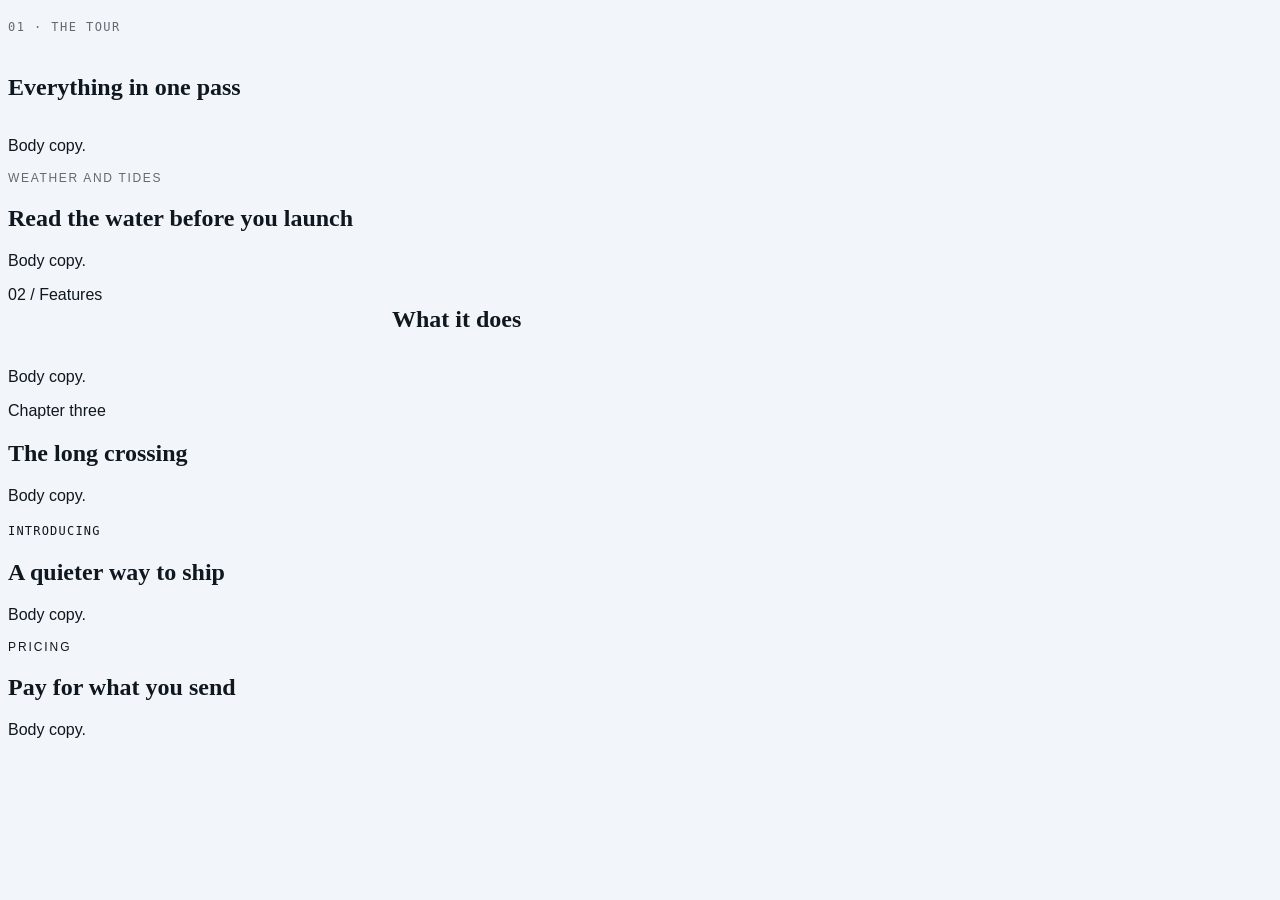
<file: .claude/skills/hallmark/scripts/fixtures/eyebrow-fail/index.html>
<!doctype html>
<!--
  Gate 54 fixture: MUST FAIL, six times.

  Every case here was invisible to the pre-1.3 detector, which keyed on
  `grid-template-columns` in the CSS and so only ever saw one geometry.
  Assertion (run from this directory):

    node ../../sloplint.mjs . --json | node -e "let s='';process.stdin.on('data',d=>s+=d).on('end',()=>console.log(JSON.parse(s).findings.filter(f=>f.gate==='54'&&f.grade==='FAIL').length))"
    # expected: 6

  Scoped to gate 54 on purpose: this file is deliberately slop in other ways too.
-->
<html lang="en">
<head>
<meta charset="utf-8">
<meta name="viewport" content="width=device-width, initial-scale=1">
<title>Gate 54 eyebrow fixture (must fail)</title>
<style>
/* Hallmark · macrostructure: fixture · tone: n/a · anchor hue: 250 · hero: Settled/H1 */
/* Hallmark · pre-emit critique: P3 H3 E3 S3 R3 V3 · weakest: all - this is a fixture */
:root {
  --color-paper: oklch(97% 0.006 250); --color-ink: oklch(20% 0.02 250);
  --color-muted: oklch(52% 0.015 250);
  --font-display: "Fraunces", serif; --font-body: "Public Sans", sans-serif;
  --font-label: "Geist Mono", monospace;
  --text-xs: 0.75rem; --tracking-label: 0.12em;
}
html, body { overflow-x: clip; }
body { background: var(--color-paper); color: var(--color-ink); font-family: var(--font-body); }
h1, h2, h3 { font-family: var(--font-display); }

/* 1: flex column. No grid anywhere; the old check could not see this. */
.a__head { display: flex; flex-direction: column; gap: 0.5rem; }
.a__eyebrow { font-family: var(--font-label); text-transform: uppercase;
  letter-spacing: var(--tracking-label); font-size: var(--text-xs); color: var(--color-muted); }

/* 2: plain block stack, and a class name outside the label vocabulary.
       Caught by resolved CSS alone: uppercase + tracking + small size. */
.b__strand { text-transform: uppercase; letter-spacing: 0.14em; font-size: 0.75rem;
  color: var(--color-muted); }

/* 3: the classic side-by-side grid. Regression guard for the old behaviour. */
.c__head { display: grid; grid-template-columns: minmax(0, 0.4fr) minmax(0, 1fr); gap: 2rem; }

/* 4: multi-column head declared ONLY inside a max-width block. The old check
       skipped every max-width rule, so this shape was a free pass. */
@media (max-width: 48rem) {
  .d__head { display: grid; grid-template-columns: 1fr 2fr; }
}

/* 5: class-less heading. The old check required a semantic match on the head
       wrapper's own classes to even look. */
.e__mark { font-family: var(--font-label); text-transform: uppercase;
  letter-spacing: 0.1em; font-size: 0.75rem; }

/* 6: "overline" was not in the old vocabulary at all. */
.overline { font-size: 0.75rem; letter-spacing: 0.16em; text-transform: uppercase; }
</style>
</head>
<body>

<!-- 1 · flex column stack -->
<section>
  <div class="a__head">
    <p class="a__eyebrow">01 · The tour</p>
    <h2>Everything in one pass</h2>
  </div>
  <p>Body copy.</p>
</section>

<!-- 2 · plain block stack, non-vocabulary class, CSS signals only -->
<section>
  <div>
    <p class="b__strand">Weather and tides</p>
    <h2>Read the water before you launch</h2>
  </div>
  <p>Body copy.</p>
</section>

<!-- 3 · side-by-side grid (the only shape the old gate caught) -->
<section>
  <div class="c__head">
    <span class="eyebrow">02 / Features</span>
    <h2>What it does</h2>
  </div>
  <p>Body copy.</p>
</section>

<!-- 4 · two-column head hidden inside a max-width query -->
<section>
  <div class="d__head">
    <span class="kicker">Chapter three</span>
    <h2>The long crossing</h2>
  </div>
  <p>Body copy.</p>
</section>

<!-- 5 · class-less heading under a labelled span -->
<section>
  <div>
    <span class="e__mark">Introducing</span>
    <h2>A quieter way to ship</h2>
  </div>
  <p>Body copy.</p>
</section>

<!-- 6 · the word the old vocabulary never knew -->
<section>
  <div>
    <p class="overline">Pricing</p>
    <h2>Pay for what you send</h2>
  </div>
  <p>Body copy.</p>
</section>

</body>
</html>
</file>
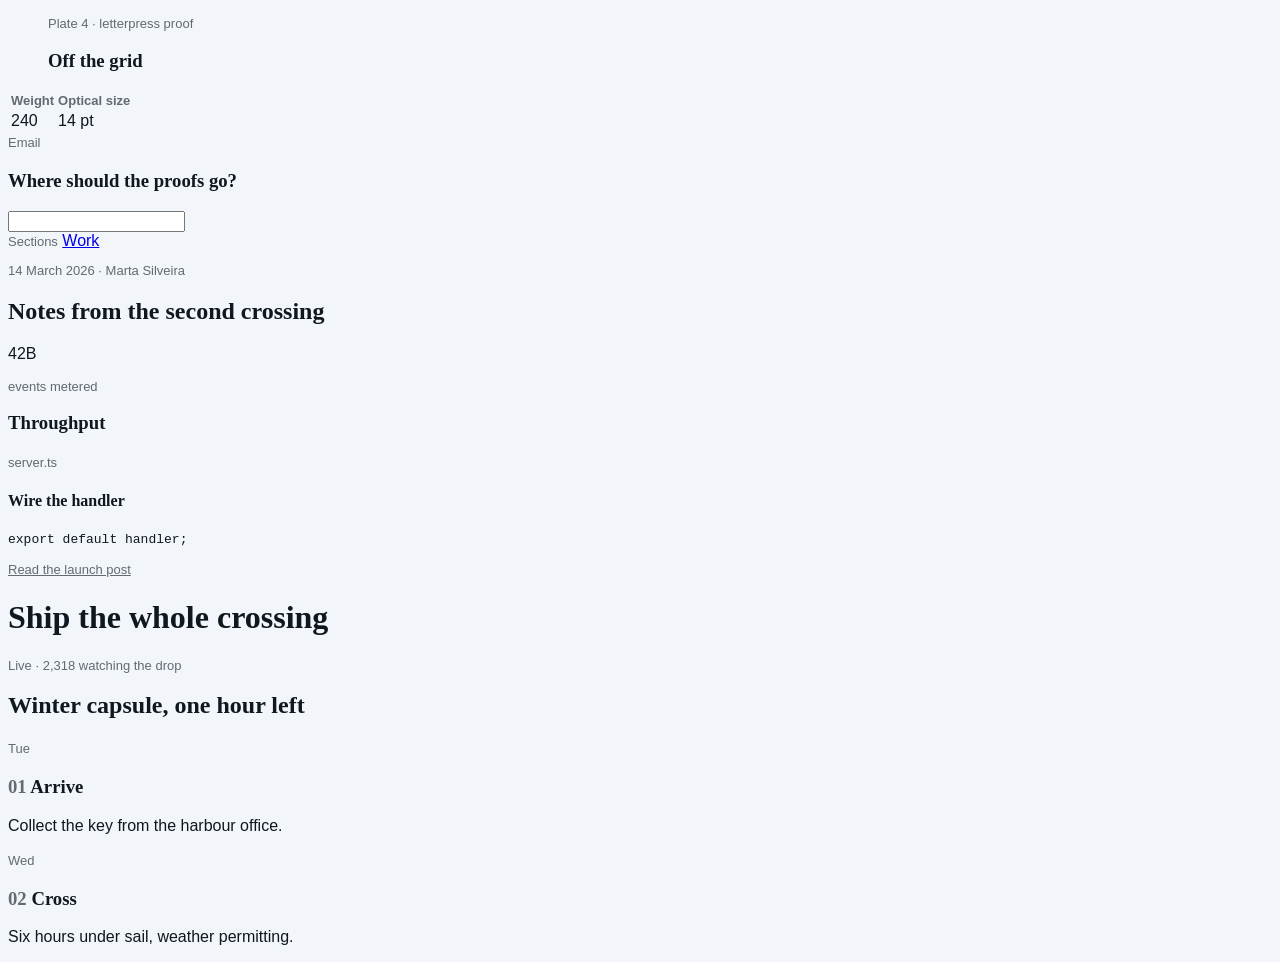
<file: .claude/skills/hallmark/scripts/fixtures/eyebrow-pass/index.html>
<!doctype html>
<!--
  Gate 54 fixture: MUST NOT FAIL.

  Ten shapes that look like an eyebrow to a naive detector and are not one.
  Each carries a fact, a destination, or an identifier the reader would
  otherwise lack: the exceptions gate 54 lists in references/gates.md.

  Assertion (run from this directory):

    node ../../sloplint.mjs . --json | node -e "let s='';process.stdin.on('data',d=>s+=d).on('end',()=>console.log(JSON.parse(s).findings.filter(f=>f.gate==='54').length))"
    # expected: 0

  Scoped to gate 54: this file makes no claim to be clean on the other gates.
-->
<html lang="en">
<head>
<meta charset="utf-8">
<meta name="viewport" content="width=device-width, initial-scale=1">
<title>Gate 54 carve-out fixture (must pass)</title>
<meta name="description" content="Fragments that sit near a heading without announcing it; gate 54 must stay quiet on every one.">
<style>
/* Hallmark · shape: fixture · genre: editorial · theme: fixture (by request)
 * hero: Settled · nav: none · footer: none · enrichment: none · signature: none, this is a gate 54 fixture
 * axes: light/roman-serif/cool · posture: restrained · contrast: pass · fold: n/a · v2.0.0 */
/* Hallmark · pre-emit critique: P3 H3 E3 S3 R3 V3 · weakest: all, this is a fixture */
/* Hallmark · answered F21 · unrelated fragments in one file, not a single document outline */
:root {
  --color-paper: oklch(97% 0.006 250); --color-ink: oklch(20% 0.02 250);
  --color-muted: oklch(52% 0.015 250); --color-accent: oklch(52% 0.14 250); --color-accent-ink: oklch(98% 0.005 250);
  --font-display: "Fraunces", serif; --font-body: "Public Sans", sans-serif;
  --font-label: var(--font-body);
  --text-xs: 0.8125rem;
}
html, body { overflow-x: clip; }
html { scrollbar-color: var(--color-muted) var(--color-paper); }
body { background: var(--color-paper); color: var(--color-ink); font-family: var(--font-body); caret-color: var(--color-accent); }
::selection { background: color-mix(in oklab, var(--color-accent) 22%, transparent); color: var(--color-ink); }
:focus-visible { outline: 2px solid var(--color-accent); outline-offset: 2px; }
a:active, button:active { transform: translateY(1px); }
button:disabled { opacity: 0.55; cursor: not-allowed; }
h1, h2, h3, h4 { font-family: var(--font-display); text-wrap: balance; }
.label { font-family: var(--font-label); font-size: var(--text-xs); color: var(--color-muted); }
.steps { list-style: none; counter-reset: step; padding: 0; }
.steps li { counter-increment: step; }
.steps li h3::before { content: counter(step, decimal-leading-zero) "  "; color: var(--color-muted); }
</style>
</head>
<body>

<!-- 1 · figcaption. Identifier, and it names something that is present. -->
<figure>
  <figcaption class="label">Plate 4 · letterpress proof</figcaption>
  <h3>Off the grid</h3>
</figure>

<!-- 2 · table column header. Identifier. -->
<table>
  <thead><tr><th class="label">Weight</th><th class="label">Optical size</th></tr></thead>
  <tbody><tr><td>240</td><td>14 pt</td></tr></tbody>
</table>

<!-- 3 · form field label. Identifier, bound to its control. -->
<form>
  <div>
    <label class="label" for="email">Email</label>
    <h3>Where should the proofs go?</h3>
    <input id="email" type="email">
  </div>
</form>

<!-- 4 · nav label. Destination. -->
<nav>
  <div>
    <span class="label">Sections</span>
    <h2 hidden>Navigation</h2>
    <a href="/work">Work</a>
  </div>
</nav>

<!-- 5 · dateline. Fact: the date appears nowhere else. -->
<article>
  <p class="label"><time datetime="2026-03-14">14 March 2026</time> · Marta Silveira</p>
  <h2>Notes from the second crossing</h2>
</article>

<!-- 6 · unit label AFTER the figure it labels. Order is the discriminator. -->
<section>
  <div>
    <p class="stat__num">42B</p>
    <p class="label">events metered</p>
  </div>
  <h3>Throughput</h3>
</section>

<!-- 7 · code filename tab. Identifier: a real path. -->
<section>
  <div>
    <span class="label">server.ts</span>
    <h4>Wire the handler</h4>
  </div>
  <pre><code>export default handler;</code></pre>
</section>

<!-- 8 · linked announcement chip. Destination, and it goes somewhere real. -->
<header>
  <div>
    <a class="label" href="/changelog/v2">Read the launch post</a>
    <h1>Ship the whole crossing</h1>
  </div>
</header>

<!-- 9 · live telemetry above a headline. Fact, and the digits prove it. -->
<section>
  <div>
    <p class="label">Live · 2,318 watching the drop</p>
    <h1>Winter capsule, one hour left</h1>
  </div>
</section>

<!-- 10 · a real <ol>. The numbers come from counter(), not from typed labels;
         a genuine per-step identifier rides along without becoming a kicker. -->
<ol class="steps">
  <li>
    <span class="label">Tue</span>
    <h3>Arrive</h3>
    <p>Collect the key from the harbour office.</p>
  </li>
  <li>
    <span class="label">Wed</span>
    <h3>Cross</h3>
    <p>Six hours under sail, weather permitting.</p>
  </li>
</ol>

</body>
</html>
</file>
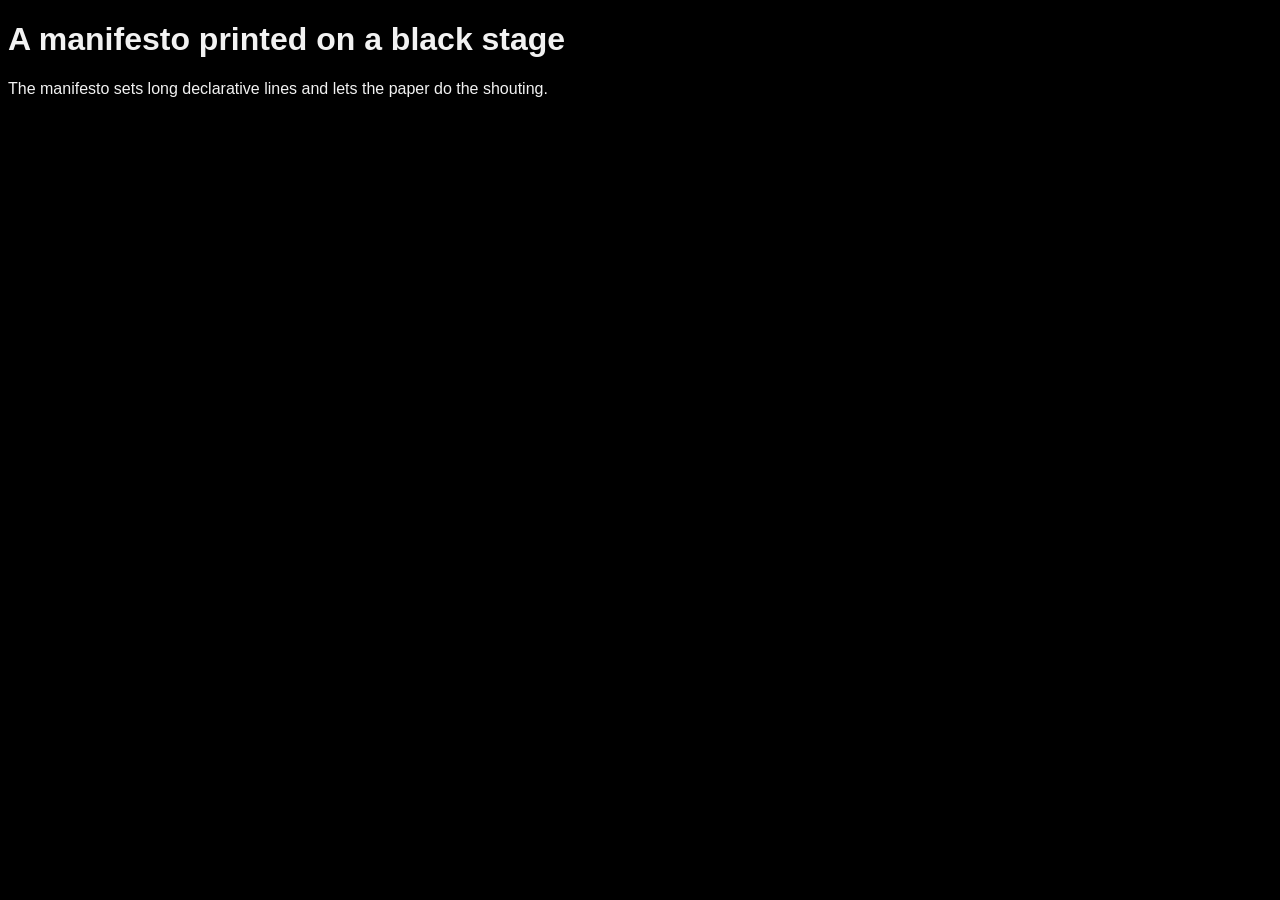
<file: .claude/skills/hallmark/scripts/fixtures/waiver/index.html>
<!doctype html>
<!--
  Waiver fixture. Five waivers are claimed on a deliberately expressive page:
  four are honoured, one is refused because it names a Floor gate, and the build
  ships. There is no cap, so the page is not blocked for being expressive; what
  it gets instead is a NOTE saying four waivers is a house style, not exceptions.

  Assertion (run from this directory):

    node ../../sloplint.mjs . --json | node -e "let s='';process.stdin.on('data',d=>s+=d).on('end',()=>{const j=JSON.parse(s);console.log(JSON.stringify(j.summary))})"
    # expected: fails 0, reflex 0, waived 5, rejected 2, answered 1, notes 1
    # (waived counts findings, not gates: gate 1 fires on both the token and the
    #  h1 rule, and gate 7 on both the token and the body background)

  Case by case:
    waive 40  -> refused, Floor is never waivable, and gate 40 still binds
    waive 7b  -> honoured; the guard (surface: absolute in the stamp) holds
    waive 22  -> honoured
    waive 25  -> honoured (no finding to downgrade on this page)
    waive 1   -> honoured, and trips the >3 house-style NOTE
    answered F3  -> honoured; the Finish finding reports ANSWERED instead of WARN
    answered 40  -> refused; 40 is Floor, and Floor findings are fixed, not answered
-->
<html lang="en">
<head>
<meta charset="utf-8">
<meta name="viewport" content="width=device-width, initial-scale=1">
<title>Waiver fixture</title>
<style>
/* Hallmark · macrostructure: Manifesto · tone: austere · anchor hue: 250 · surface: absolute · nav: N9 · footer: Ft2 · hero: Poster/H1 */
/* Hallmark · pre-emit critique: P5 H4 E5 S4 R5 V4 · weakest: E - fixture, not a real build */
/* Hallmark · waive 40 · contrast measured on the stage · the manifesto is printed white on black */
/* Hallmark · waive 7b · surface: absolute declared, 40-41 pass · the manifesto stage is printed on black paper */
/* Hallmark · waive 22 · neutrals achromatic throughout · the manifesto rules are pure grey by intent */
/* Hallmark · waive 25 · measure runs to 96ch · the manifesto sets long declarative lines */
/* Hallmark · waive 1 · two families declared · the manifesto pairs a display serif with a grotesque */
/* Hallmark · answered F3 · the manifesto head is one word and cannot wrap, so balance has nothing to balance */
/* Hallmark · answered 40 · contrast is fine here honestly */
:root {
  --color-paper: #000;
  --color-ink: oklch(96% 0 250);
  --font-display: Inter, sans-serif;
  --font-body: "Public Sans", sans-serif;
}
html, body { overflow-x: clip; }
body { background: var(--color-paper); color: var(--color-ink); font-family: var(--font-body); }
h1 { font-family: var(--font-display); }
</style>
</head>
<body>
  <h1>A manifesto printed on a black stage</h1>
  <p>The manifesto sets long declarative lines and lets the paper do the shouting.</p>
</body>
</html>
</file>
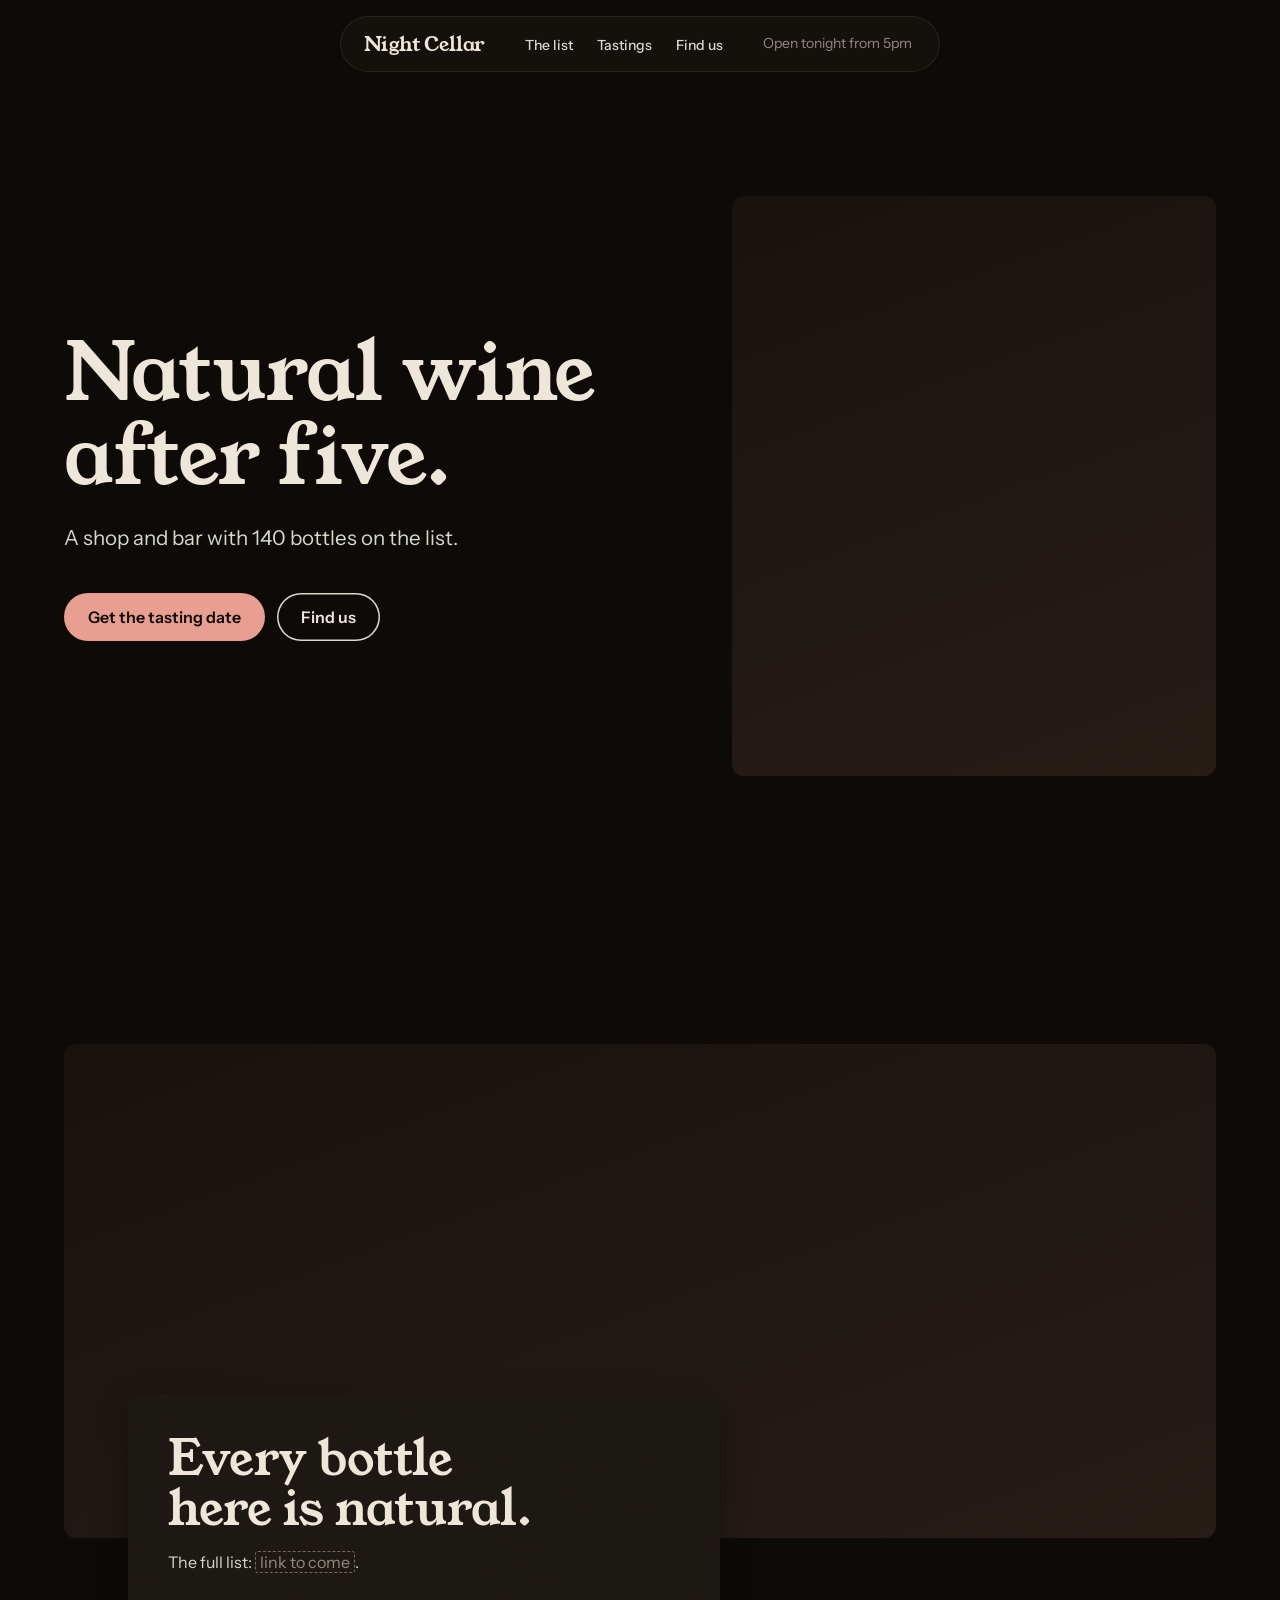
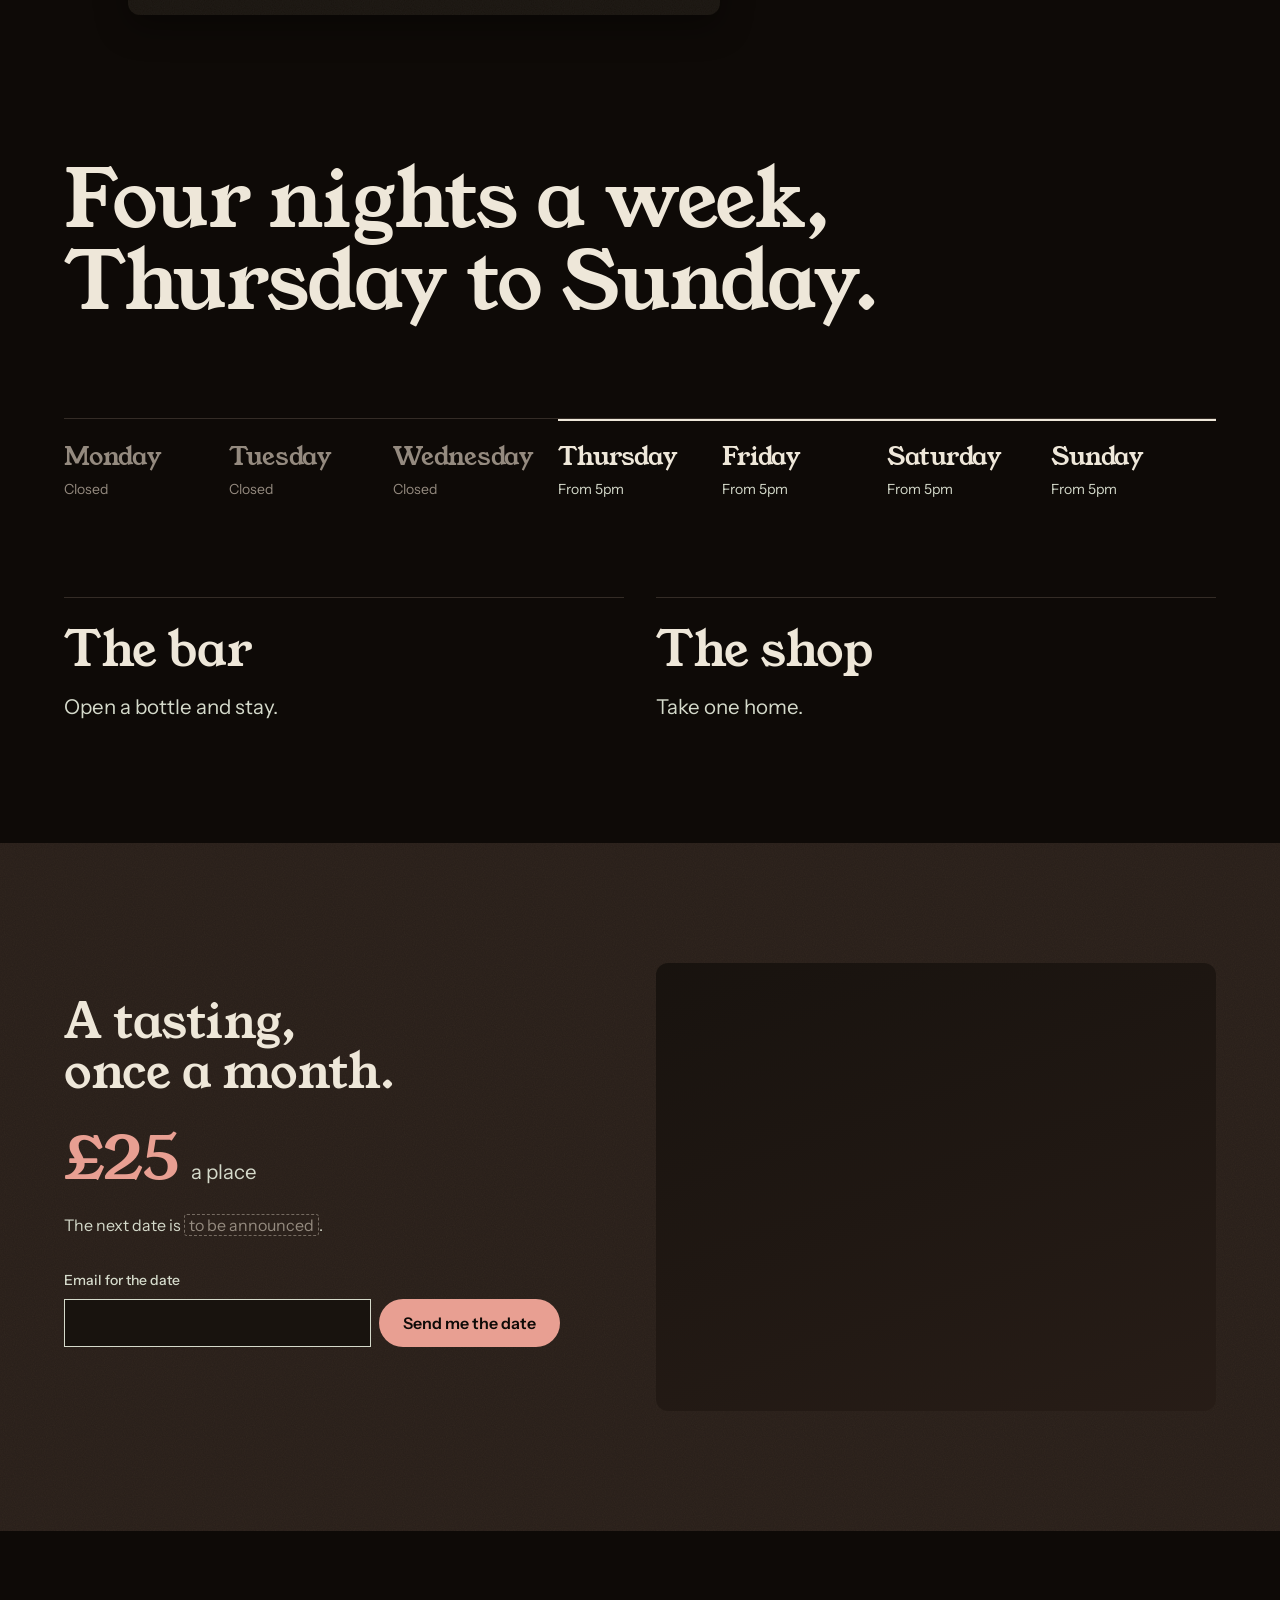
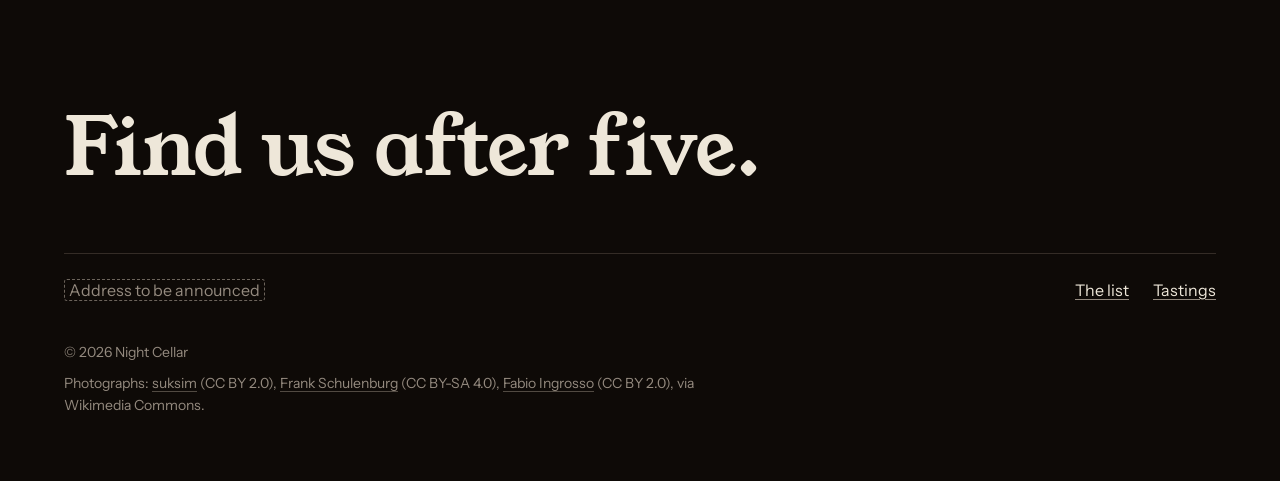
<file: .claude/skills/hallmark/scripts/fixtures/exemplars/atmospheric.html>
<!doctype html>
<html lang="en">
<head>
<meta charset="utf-8">
<meta name="viewport" content="width=device-width, initial-scale=1">
<title>Night Cellar: natural wine after five, Thursday to Sunday</title>
<meta name="description" content="Night Cellar is a natural wine shop and bar with 140 bottles on the list, open Thursday to Sunday from 5pm, with a tasting once a month.">
<link rel="preconnect" href="https://fonts.googleapis.com">
<link rel="preconnect" href="https://fonts.gstatic.com" crossorigin>
<link href="https://fonts.googleapis.com/css2?family=Young+Serif&family=Instrument+Sans:wght@400;500;600&display=swap" rel="stylesheet">
<style>
/* Hallmark · job: visit · shape: Photographic · genre: atmospheric · theme: Spore (by request)
 * hero: Settled · nav: floating pill · footer: statement · imagery: photographs, library 3, warm con=6 exp=-4 · signature: a pour into the decanter after five beside the head, with tonight's door in the nav · spore: cellar
 * axes: dark/roman-serif/warm · posture: committed · contrast: pass · fold: pass · v2.0.0 */
/* Hallmark · pre-emit critique: P4 H4 E4 S4 R5 V4 · weakest: S, the photographs are a stand-in bar; every head carries a fact from the brief, the pour is pink like the one signal, and the nav reads tonight's door from the brief's hours */
/* Hallmark · hero-review: in-thread · ship · 0 findings · finish-review: subagent · fix · 5 findings · 5 resolved · gap: the maker's-log voice can name no bottle until the user gives the list */
:root {
  color-scheme: dark;
  --space-3xs: 2px; --space-2xs: 4px; --space-xs: 8px; --space-sm: 12px; --space-md: 16px; --space-lg: 24px; --space-xl: 40px; --space-2xl: 64px; --space-3xl: 96px; --space-4xl: 144px;
  --text-xs: 0.8125rem; --text-sm: 0.875rem; --text-md: 1rem; --text-lg: 1.25rem; --text-xl: 1.5625rem; --text-2xl: 1.953rem; --text-3xl: 2.441rem;
  --text-display-s: clamp(2.25rem, 4vw + 0.5rem, 3.75rem); --text-display: clamp(2.75rem, 5vw + 1rem, 5.25rem);
  --text-section: clamp(2rem, 2.5vw + 1rem, 3.5rem); --text-title: clamp(1.25rem, 0.75vw + 0.875rem, 1.625rem); --text-lead: clamp(1.125rem, 0.35vw + 1rem, 1.375rem);
  --ease-out: cubic-bezier(0.16, 1, 0.3, 1); --ease-in: cubic-bezier(0.7, 0, 0.84, 0); --ease-in-out: cubic-bezier(0.65, 0, 0.35, 1);
  --dur-micro: 120ms; --dur-short: 220ms; --dur-long: 420ms;
  --color-error: oklch(72% 0.15 27); --color-success: oklch(76% 0.13 150);
  --container: 1440px; --gutter: 64px; --gap-columns: 32px; --section-gap-s: 120px; --section-gap: 144px; --section-gap-l: 176px;
  --z-base: 1; --z-raised: 10; --z-dropdown: 100; --z-sticky: 200; --z-sticky-nav: 300; --z-modal: 400; --z-toast: 500; --z-tooltip: 600;
  --color-paper: oklch(15% 0.01 60); --color-paper-2: oklch(19% 0.012 60); --color-paper-3: oklch(24% 0.02 50);
  --color-ink: oklch(93% 0.02 85); --color-ink-2: oklch(88% 0.02 120); --color-muted: oklch(64% 0.02 70);
  --color-rule: oklch(30% 0.015 60);
  --color-accent: oklch(77% 0.09 30); --color-accent-2: oklch(86% 0.06 30); --color-accent-ink: oklch(15% 0.01 60); --color-focus: oklch(86% 0.06 30);
  --font-display: "Young Serif", Georgia, serif; --font-body: "Instrument Sans", ui-sans-serif, system-ui, sans-serif;
  --font-outlier: "DM Mono", ui-monospace, monospace;
  --radius-card: 12px; --radius-pill: 999px; --rule-hair: 1px;
  --shadow-card: 0 12px 32px oklch(8% 0.01 60 / 0.35);
  --tracking-display: -0.01em;
  --grain: 0.15; --display-weight: 400;
}
*, *::before, *::after { box-sizing: border-box; }
html, body { overflow-x: clip; }
html { scrollbar-color: var(--color-muted) var(--color-paper); scroll-padding-top: var(--space-3xl); }
body { margin: 0; background: var(--color-paper); color: var(--color-ink); font-family: var(--font-body); font-size: var(--text-md); line-height: 1.55; -webkit-font-smoothing: antialiased; caret-color: var(--color-accent); }
::selection { background: color-mix(in oklab, var(--color-accent) 22%, transparent); color: var(--color-ink); }
:focus-visible { outline: 2px solid var(--color-focus); outline-offset: 2px; }
a { color: inherit; text-decoration-thickness: 1px; text-underline-offset: 0.16em; }
h1, h2, h3 { margin: 0; font-family: var(--font-display); font-weight: var(--display-weight, 700); font-synthesis: none; letter-spacing: var(--tracking-display); line-height: 1.05; overflow-wrap: break-word; min-width: 0; text-wrap: balance; }
h1 { max-width: 20ch; font-size: var(--text-display); } h2 { max-width: 30ch; font-size: var(--text-section); } h3 { max-width: 40ch; font-size: var(--text-title); line-height: 1.2; }
.lead { font-size: var(--text-lead); line-height: 1.45; max-width: 52ch; }
p { margin: 0; text-wrap: pretty; }
p:not([class]) { max-width: 65ch; }
img, video { max-width: 100%; height: auto; display: block; }
svg { display: block; }
[hidden] { display: none !important; }
button, input, select, textarea { font: inherit; }
.container { width: 100%; max-width: var(--container); margin-inline: auto; padding-inline: var(--gutter); box-sizing: border-box; }
.num, .figure, td.num { font-variant-numeric: tabular-nums; }
.visually-hidden { position: absolute; width: 1px; height: 1px; overflow: hidden; clip-path: inset(50%); white-space: nowrap; }
[data-slot] { position: relative; overflow: hidden; background: linear-gradient(160deg, var(--color-paper-2, var(--color-paper)), var(--color-paper-3, var(--color-paper))); }
[data-slot] > img { position: absolute; inset: 0; width: 100%; height: 100%; object-fit: cover; z-index: 1; }
[data-slot]:has(> img) > :not(img):not([data-keep]) { display: none !important; }
@media (max-width: 60rem) { :root { --gutter: 24px; --section-gap-s: 80px; --section-gap: 96px; --section-gap-l: 120px; } }
@media (max-width: 40rem) { :root { --gutter: 16px; --section-gap-s: 56px; --section-gap: 72px; --section-gap-l: 96px; --gap-columns: 16px; } }
@media (prefers-reduced-motion: reduce) { *:not(.keep-motion), *:not(.keep-motion)::before, *:not(.keep-motion)::after { animation-duration: 0.01ms !important; animation-iteration-count: 1 !important; transition-duration: 0.01ms !important; scroll-behavior: auto !important; } }
/* photographs: warm con=6 exp=-4 */
[data-slot] > img { filter: sepia(0.28) saturate(0.94) contrast(1.06) brightness(0.96); }
/* Page */
*, *::before, *::after { box-sizing: border-box; }
.skip { position: absolute; left: var(--space-md); top: calc(-1 * var(--space-3xl)); z-index: var(--z-toast); padding: var(--space-xs) var(--space-md); border-radius: var(--radius-pill); background: var(--color-ink); color: var(--color-paper); }
.skip:focus-visible { top: var(--space-md); }

/* Controls: the theme's pair */
.btn { display: inline-flex; align-items: center; justify-content: center; min-height: 48px; padding: 0 var(--space-lg); border: 0; border-radius: var(--radius-pill); font: 600 var(--text-md)/1 var(--font-body); white-space: nowrap; text-decoration: none; cursor: pointer; transition: background-color var(--dur-micro) var(--ease-out), box-shadow var(--dur-micro) var(--ease-out), transform var(--dur-micro) var(--ease-out); }
.btn--primary { background: var(--color-accent); color: var(--color-accent-ink); }
.btn--primary:hover { background: var(--color-accent-2); }
.btn--secondary { background: transparent; color: var(--color-ink); box-shadow: inset 0 0 0 1.5px var(--color-ink-2); }
.btn--secondary:hover { background: var(--color-paper-3); }
.btn:active { transform: translateY(1px); }
.btn:focus-visible { outline: 2px solid var(--color-focus); outline-offset: 3px; }
.btn:disabled, .btn[aria-disabled="true"] { opacity: 0.55; cursor: not-allowed; transform: none; }
.btn[aria-busy="true"] { cursor: progress; }
.actions { display: flex; flex-wrap: wrap; gap: var(--space-sm); }

/* Nav: a floating pill on a blur, the genre's one glass */
.nav { position: fixed; top: var(--space-md); left: 0; right: 0; z-index: var(--z-sticky-nav); display: flex; justify-content: center; padding-inline: var(--gutter); pointer-events: none; }
.nav__pill { pointer-events: auto; display: flex; align-items: center; gap: var(--space-xl); min-height: 56px; padding: var(--space-2xs) var(--space-2xs) var(--space-2xs) var(--space-lg); border-radius: var(--radius-pill); background: color-mix(in oklab, var(--color-paper-2) 74%, transparent); -webkit-backdrop-filter: blur(14px); backdrop-filter: blur(14px); box-shadow: inset 0 0 0 1px color-mix(in oklab, var(--color-ink) 9%, transparent); }
.wordmark { font: 400 var(--text-lg)/1 var(--font-display); letter-spacing: var(--tracking-display); color: var(--color-ink); text-decoration: none; white-space: nowrap; }
.nav__links { display: flex; gap: var(--space-lg); margin: 0; padding: 0; list-style: none; }
.nav__links a { font-size: var(--text-sm); font-weight: 500; color: var(--color-ink-2); text-decoration: none; text-underline-offset: 0.3em; white-space: nowrap; }
.nav__links a:hover { color: var(--color-ink); text-decoration: underline; text-decoration-color: var(--color-accent); }
.nav__links a:active { color: var(--color-accent-2); }
.wordmark:focus-visible, .nav__links a:focus-visible { outline: 2px solid var(--color-focus); outline-offset: 4px; border-radius: var(--radius-pill); }
.nav__door { margin: 0; padding-right: var(--space-lg); font-size: var(--text-sm); color: var(--color-muted); white-space: nowrap; }

/* Photographs */
.photo { position: relative; margin: 0; border-radius: var(--radius-card); }
.photo > img { border-radius: inherit; outline: var(--rule-hair) solid color-mix(in oklab, var(--color-ink) 8%, transparent); outline-offset: -1px; }

/* Hero: Settled, the pour standing beside the head */
.hero { display: grid; align-items: center; min-height: 100dvh; padding-block: calc(56px + var(--space-xl)) var(--space-lg); box-sizing: border-box; }
.hero__grid { display: grid; grid-template-columns: minmax(0, 1fr) minmax(0, min(35rem, 42%)); column-gap: var(--space-3xl); align-items: center; }
.hero__text { display: grid; gap: var(--space-lg); }
.hero__text h1 { max-width: 13ch; }
.hero__text .lead { color: var(--color-ink-2); max-width: 34ch; }
.hero__text .actions { margin-top: var(--space-md); }
.hero__photo { aspect-ratio: 5 / 6; max-height: calc(100dvh - 56px - var(--space-3xl) - var(--space-xl)); }

@media (max-width: 60rem) {
  .nav { padding-inline: var(--space-md); }
  .nav__pill { gap: var(--space-md); padding-left: var(--space-md); }
  .nav__links { display: none; }
  .hero { min-height: 0; padding-block: calc(56px + var(--space-3xl)) var(--space-2xl); }
  .hero__grid { grid-template-columns: minmax(0, 1fr); row-gap: var(--space-xl); }
  .hero__photo { max-height: none; }
}

/* Grain: the theme's speck, on a band or a panel, never on a photograph */
.grained { position: relative; isolation: isolate; }
.grained::after { content: ""; position: absolute; inset: 0; z-index: var(--z-base); border-radius: inherit; pointer-events: none; opacity: var(--grain); mix-blend-mode: screen;
  background-image: url("data:image/svg+xml,%3Csvg xmlns='http://www.w3.org/2000/svg' width='200' height='200'%3E%3Cfilter id='n'%3E%3CfeTurbulence type='fractalNoise' baseFrequency='0.9' numOctaves='2'/%3E%3CfeColorMatrix values='0 0 0 0 0.6 0 0 0 0 0.55 0 0 0 0 0.45 0 0 0 0.35 0'/%3E%3C/filter%3E%3Crect width='200' height='200' filter='url(%23n)'/%3E%3C/svg%3E"); }
.grained > * { position: relative; z-index: var(--z-raised); }

/* The list: the racks edge to edge, the head on a grained plate across its foot */
.list { padding-top: var(--section-gap); }
.list__photo { aspect-ratio: 21 / 9; }
.plate { display: grid; gap: var(--space-md); width: min(100%, 37rem); margin: calc(-1 * var(--space-4xl)) 0 0 var(--space-2xl); padding: var(--space-xl); border-radius: var(--radius-card); background: var(--color-paper-2); box-shadow: var(--shadow-card); z-index: var(--z-raised); }
.plate__more { color: var(--color-ink-2); }

/* Four nights: the week set in type, the open nights lit, the dark ones left dim */
.nights { margin-top: var(--section-gap); }
.statement { max-width: 18ch; font-size: var(--text-display); line-height: 1.02; }
.week { display: grid; grid-template-columns: repeat(7, minmax(0, 1fr)); margin: var(--space-3xl) 0 0; padding: 0; list-style: none; border-top: var(--rule-hair) solid var(--color-rule); }
.week__day { display: grid; gap: var(--space-xs); padding: var(--space-lg) var(--space-md) 0 0; }
.week__name { font: 400 var(--text-xl)/1.1 var(--font-display); letter-spacing: var(--tracking-display); }
.week__hours { font-size: var(--text-sm); color: var(--color-ink-2); }
.week__day.is-open { box-shadow: inset 0 2px 0 var(--color-ink); }
.week__day.is-shut .week__name, .week__day.is-shut .week__hours { color: var(--color-muted); }
.ways { display: grid; grid-template-columns: repeat(2, minmax(0, 1fr)); column-gap: var(--gap-columns); margin-top: var(--space-3xl); }
.way { display: grid; gap: var(--space-sm); padding-top: var(--space-lg); border-top: var(--rule-hair) solid var(--color-rule); }
.way h3 { font-size: var(--text-section); max-width: none; }
.way p { font-size: var(--text-lead); color: var(--color-ink-2); }

/* Tastings: the one band, grained, the price in pink */
.tastings { margin-top: var(--section-gap-s); padding-block: var(--section-gap-s); background: var(--color-paper-3); }
.tastings__grid { display: grid; grid-template-columns: repeat(2, minmax(0, 1fr)); column-gap: var(--gap-columns); align-items: center; }
.tastings__text { display: grid; gap: var(--space-lg); padding-right: var(--space-2xl); }
.tastings__text > p:not([class]) { color: var(--color-ink-2); }
.price { display: flex; align-items: baseline; gap: var(--space-sm); margin-top: var(--space-xs); color: var(--color-ink-2); font-size: var(--text-lead); }
.price__figure { font: 400 var(--text-display-s)/1 var(--font-display); letter-spacing: var(--tracking-display); color: var(--color-accent); font-variant-numeric: lining-nums tabular-nums; }
.tastings__photo { aspect-ratio: 5 / 4; min-height: 440px; }
.fill { padding: 0 0.25em; border: 1px dashed color-mix(in oklch, var(--color-muted) 70%, transparent); border-radius: 3px; color: var(--color-muted); -webkit-box-decoration-break: clone; box-decoration-break: clone; }

.signup { display: grid; gap: var(--space-xs); margin-top: var(--space-xs); }
.signup label { font-size: var(--text-sm); font-weight: 500; color: var(--color-ink-2); }
.signup__row { display: flex; gap: var(--space-xs); }
.signup input { flex: 1; min-width: 0; min-height: 48px; padding: 0 var(--space-md); border: 1.5px solid var(--color-ink-2); border-radius: 0; background: var(--color-paper-2); color: var(--color-ink); outline: 2px solid transparent; outline-offset: -4px; }
.signup input:hover { background: var(--color-paper); }
.signup input:focus-visible { outline-color: var(--color-focus); }
.signup input[aria-invalid] { border-color: var(--color-error); }
.signup input:disabled { opacity: 0.55; cursor: not-allowed; }
.signup__help { min-height: 1lh; font-size: var(--text-sm); color: var(--color-muted); }

/* Footer: a statement, then the facts and links */
.footer { padding-block: var(--section-gap-l) var(--space-2xl); }
.footer__line { max-width: 16ch; font-size: var(--text-display); line-height: 1.02; }
.footer__row { display: flex; flex-wrap: wrap; justify-content: space-between; align-items: baseline; gap: var(--space-lg); margin-top: var(--space-2xl); padding-top: var(--space-lg); border-top: var(--rule-hair) solid var(--color-rule); }
.footer__where { color: var(--color-ink-2); }
.footer__links { display: flex; flex-wrap: wrap; gap: var(--space-lg); margin: 0; padding: 0; list-style: none; }
.footer__links a { color: var(--color-ink); text-decoration-color: var(--color-muted); white-space: nowrap; }
.footer__links a:hover { text-decoration-color: var(--color-accent); }
.footer__links a:focus-visible { outline: 2px solid var(--color-focus); outline-offset: 3px; }
.legal { margin-top: var(--space-xl); font-size: var(--text-sm); color: var(--color-muted); }
.credits { max-width: 80ch; margin-top: var(--space-xs); font-size: var(--text-sm); line-height: 1.6; color: var(--color-muted); }
.credits span { white-space: nowrap; }
.credits a { color: inherit; text-decoration-color: color-mix(in oklab, var(--color-muted) 50%, transparent); text-underline-offset: 0.2em; }
.credits a:hover { text-decoration-color: var(--color-accent); }

@media (max-width: 60rem) {
  .plate { margin: calc(-1 * var(--space-2xl)) 0 0; padding: var(--space-lg); }
  .list__photo { aspect-ratio: 4 / 3; }
  .week { grid-template-columns: minmax(0, 1fr); margin-top: var(--space-2xl); border-top: 0; }
  .week__day { grid-template-columns: minmax(0, 1fr) auto; align-items: baseline; padding: var(--space-sm) 0; border-top: var(--rule-hair) solid var(--color-rule); }
  .week__day.is-open { box-shadow: none; }
  .week__name { font-size: var(--text-lg); }
  .ways { grid-template-columns: minmax(0, 1fr); row-gap: var(--space-xl); margin-top: var(--space-3xl); }
  .statement, .footer__line { font-size: var(--text-section); }
  .tastings__grid { grid-template-columns: minmax(0, 1fr); row-gap: var(--space-xl); }
  .tastings__text { padding-right: 0; }
  .tastings__photo { min-height: 0; }
}
@media (max-width: 40rem) {
  .signup__row { flex-direction: column; }
}
</style>
<script>document.documentElement.classList.add('js');</script>
</head>
<body>
<a class="skip" href="#main">Skip to content</a>

<header class="nav">
  <nav class="nav__pill" aria-label="Main">
    <a class="wordmark" href="#top" aria-label="Night Cellar, home">Night Cellar</a>
    <ul class="nav__links" role="list">
      <li><a href="#list">The list</a></li>
      <li><a href="#tastings">Tastings</a></li>
      <li><a href="#find">Find us</a></li>
    </ul>
    <p class="nav__door" role="status" id="door">Open Thursday to Sunday</p>
  </nav>
</header>

<main id="main">
  <section class="hero" id="top" aria-labelledby="hero-title">
    <div class="container hero__grid">
      <div class="hero__text">
        <h1 id="hero-title">Natural wine after five.</h1>
        <p class="lead">A shop and bar with 140 bottles on the list.</p>
        <div class="actions">
          <a class="btn btn--primary" href="#tastings">Get the tasting date</a>
          <a class="btn btn--secondary" href="#find">Find us</a>
        </div>
      </div>
      <figure class="photo hero__photo" data-slot="hero" data-alt="A glass being poured at the bar after five">
        <img src="https://upload.wikimedia.org/wikipedia/commons/thumb/b/b1/Pouring_wine_into_a_decanter.jpg/1280px-Pouring_wine_into_a_decanter.jpg" width="3872" height="2592" fetchpriority="high" alt="Wine poured from a bottle into a glass decanter in low light" style="object-position: 42% 50%">
      </figure>
    </div>
  </section>

  <section class="list" id="list" aria-labelledby="list-title">
    <div class="container">
      <figure class="photo list__photo" data-slot="photo-1" data-alt="The bottles on the list, racked in the shop">
        <img src="https://upload.wikimedia.org/wikipedia/commons/thumb/9/9e/Schramsberg_Vineyards%2C_July_2019-7579%2B7580.jpg/1280px-Schramsberg_Vineyards%2C_July_2019-7579%2B7580.jpg" width="6244" height="3903" loading="lazy" alt="A long cellar aisle between racks of bottles laid neck down" style="object-position: 50% 60%">
      </figure>
      <div class="plate grained">
        <h2 id="list-title">Every bottle here is natural.</h2>
        <p class="plate__more">The full list: <span class="fill" data-fill="list">link to come</span>.</p>
      </div>
    </div>
  </section>

  <section class="nights" aria-labelledby="nights-title">
    <div class="container">
      <h2 id="nights-title" class="statement">Four nights a week, Thursday to Sunday.</h2>
      <ol class="week" role="list" aria-label="Opening hours">
        <li class="week__day is-shut"><span class="week__name">Monday</span><span class="week__hours">Closed</span></li>
        <li class="week__day is-shut"><span class="week__name">Tuesday</span><span class="week__hours">Closed</span></li>
        <li class="week__day is-shut"><span class="week__name">Wednesday</span><span class="week__hours">Closed</span></li>
        <li class="week__day is-open"><span class="week__name">Thursday</span><span class="week__hours">From 5pm</span></li>
        <li class="week__day is-open"><span class="week__name">Friday</span><span class="week__hours">From 5pm</span></li>
        <li class="week__day is-open"><span class="week__name">Saturday</span><span class="week__hours">From 5pm</span></li>
        <li class="week__day is-open"><span class="week__name">Sunday</span><span class="week__hours">From 5pm</span></li>
      </ol>
      <div class="ways">
        <div class="way">
          <h3>The bar</h3>
          <p>Open a bottle and stay.</p>
        </div>
        <div class="way">
          <h3>The shop</h3>
          <p>Take one home.</p>
        </div>
      </div>
    </div>
  </section>

  <section class="tastings grained" id="tastings" aria-labelledby="tastings-title">
    <div class="container tastings__grid">
      <div class="tastings__text">
        <h2 id="tastings-title">A tasting, once a month.</h2>
        <p class="price"><span class="price__figure">£25</span> a place</p>
        <p>The next date is <span class="fill" data-fill="date">to be announced</span>.</p>
        <form class="signup" data-endpoint="" novalidate>
          <label for="email">Email for the date</label>
          <div class="signup__row">
            <input id="email" name="email" type="email" autocomplete="email" inputmode="email" required>
            <button class="btn btn--primary" type="submit">Send me the date</button>
          </div>
          <p class="signup__help" id="email-help" aria-live="polite"></p>
        </form>
      </div>
      <figure class="photo tastings__photo" data-slot="photo-2" data-alt="Glasses poured for a tasting">
        <img src="https://upload.wikimedia.org/wikipedia/commons/thumb/e/e3/Wine_being_poured_into_a_glass.jpg/1280px-Wine_being_poured_into_a_glass.jpg" width="1955" height="1300" loading="lazy" alt="A taste of red wine poured into a glass held by its stem" style="object-position: 62% 50%">
      </figure>
    </div>
  </section>
</main>

<footer class="footer" id="find" aria-labelledby="find-title">
  <div class="container">
    <h2 id="find-title" class="footer__line">Find us after five.</h2>
    <div class="footer__row">
      <p class="footer__where"><span class="fill" data-fill="address">Address to be announced</span></p>
      <ul class="footer__links" role="list">
        <li><a href="#list">The list</a></li>
        <li><a href="#tastings">Tastings</a></li>
      </ul>
    </div>
    <p class="legal">&copy; 2026 Night Cellar</p>
    <p class="credits" data-credits>Photographs: <a href="https://commons.wikimedia.org/wiki/File:Pouring_wine_into_a_decanter.jpg">suksim</a> <span>(CC BY 2.0)</span>, <a href="https://commons.wikimedia.org/wiki/File:Schramsberg_Vineyards,_July_2019-7579%2B7580.jpg">Frank Schulenburg</a> <span>(CC BY-SA 4.0)</span>, <a href="https://commons.wikimedia.org/wiki/File:Wine_being_poured_into_a_glass.jpg">Fabio Ingrosso</a> <span>(CC BY 2.0)</span>, via Wikimedia Commons.</p>
  </div>
</footer>

<script>window.hallmarkSlots = (m) => { for (const [k, v] of Object.entries(m)) { const s = document.querySelector(`[data-slot="${k}"]`); if (!s) continue; const im = new Image(); im.src = typeof v === 'string' ? v : v.src; im.alt = (typeof v === 'object' && v.alt) || s.dataset.alt || ''; s.querySelectorAll(':scope > img').forEach((o) => o.remove()); s.prepend(im); } };
document.querySelectorAll('[data-slot] > img').forEach((i) => { if (i.complete && !i.naturalWidth) i.remove(); else i.addEventListener('error', () => i.remove(), { once: true }); });</script>
<script>
  (() => {
    const door = document.getElementById('door');
    if (door) door.textContent = [4, 5, 6, 0].includes(new Date().getDay()) ? 'Open tonight from 5pm' : 'Opens Thursday at 5pm';
    document.querySelectorAll('form[data-endpoint]').forEach((form) => {
      const input = form.querySelector('input'), help = form.querySelector('[aria-live]');
      form.addEventListener('submit', (e) => {
        e.preventDefault();
        const ok = input.checkValidity();
        input.toggleAttribute('aria-invalid', !ok);
        if (!ok) { input.setAttribute('aria-describedby', help.id); help.textContent = 'That address looks incomplete. Write it as name@example.com.'; input.focus(); return; }
        if (!form.dataset.endpoint) { help.textContent = 'Nothing was sent: this form is not connected yet.'; return; }
        fetch(form.dataset.endpoint, { method: 'POST', body: new FormData(form) })
          .then((r) => { help.textContent = r.ok ? 'The date goes to ' + input.value.trim() + '.' : 'That did not go through. Try again in a minute.'; })
          .catch(() => { help.textContent = 'That did not go through. Try again in a minute.'; });
      });
    });
  })();
</script>
</body>
</html>
</file>
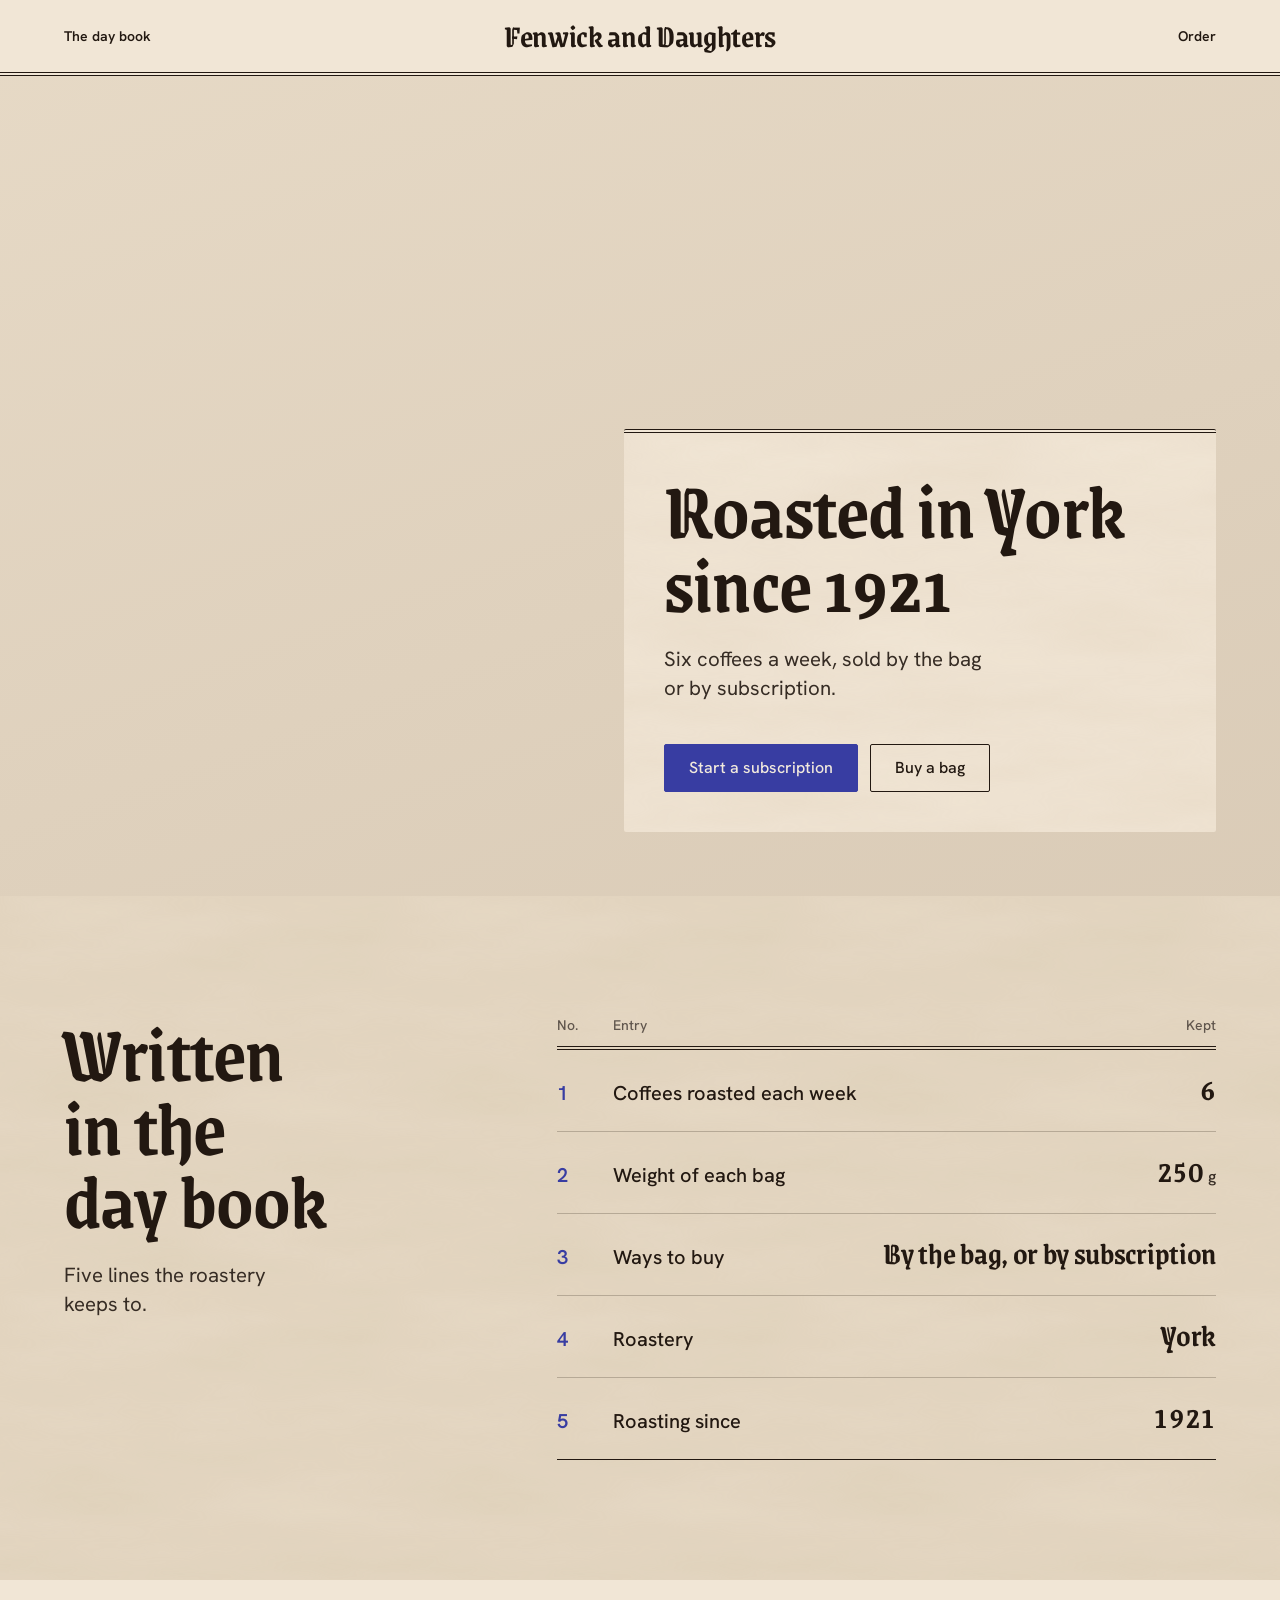
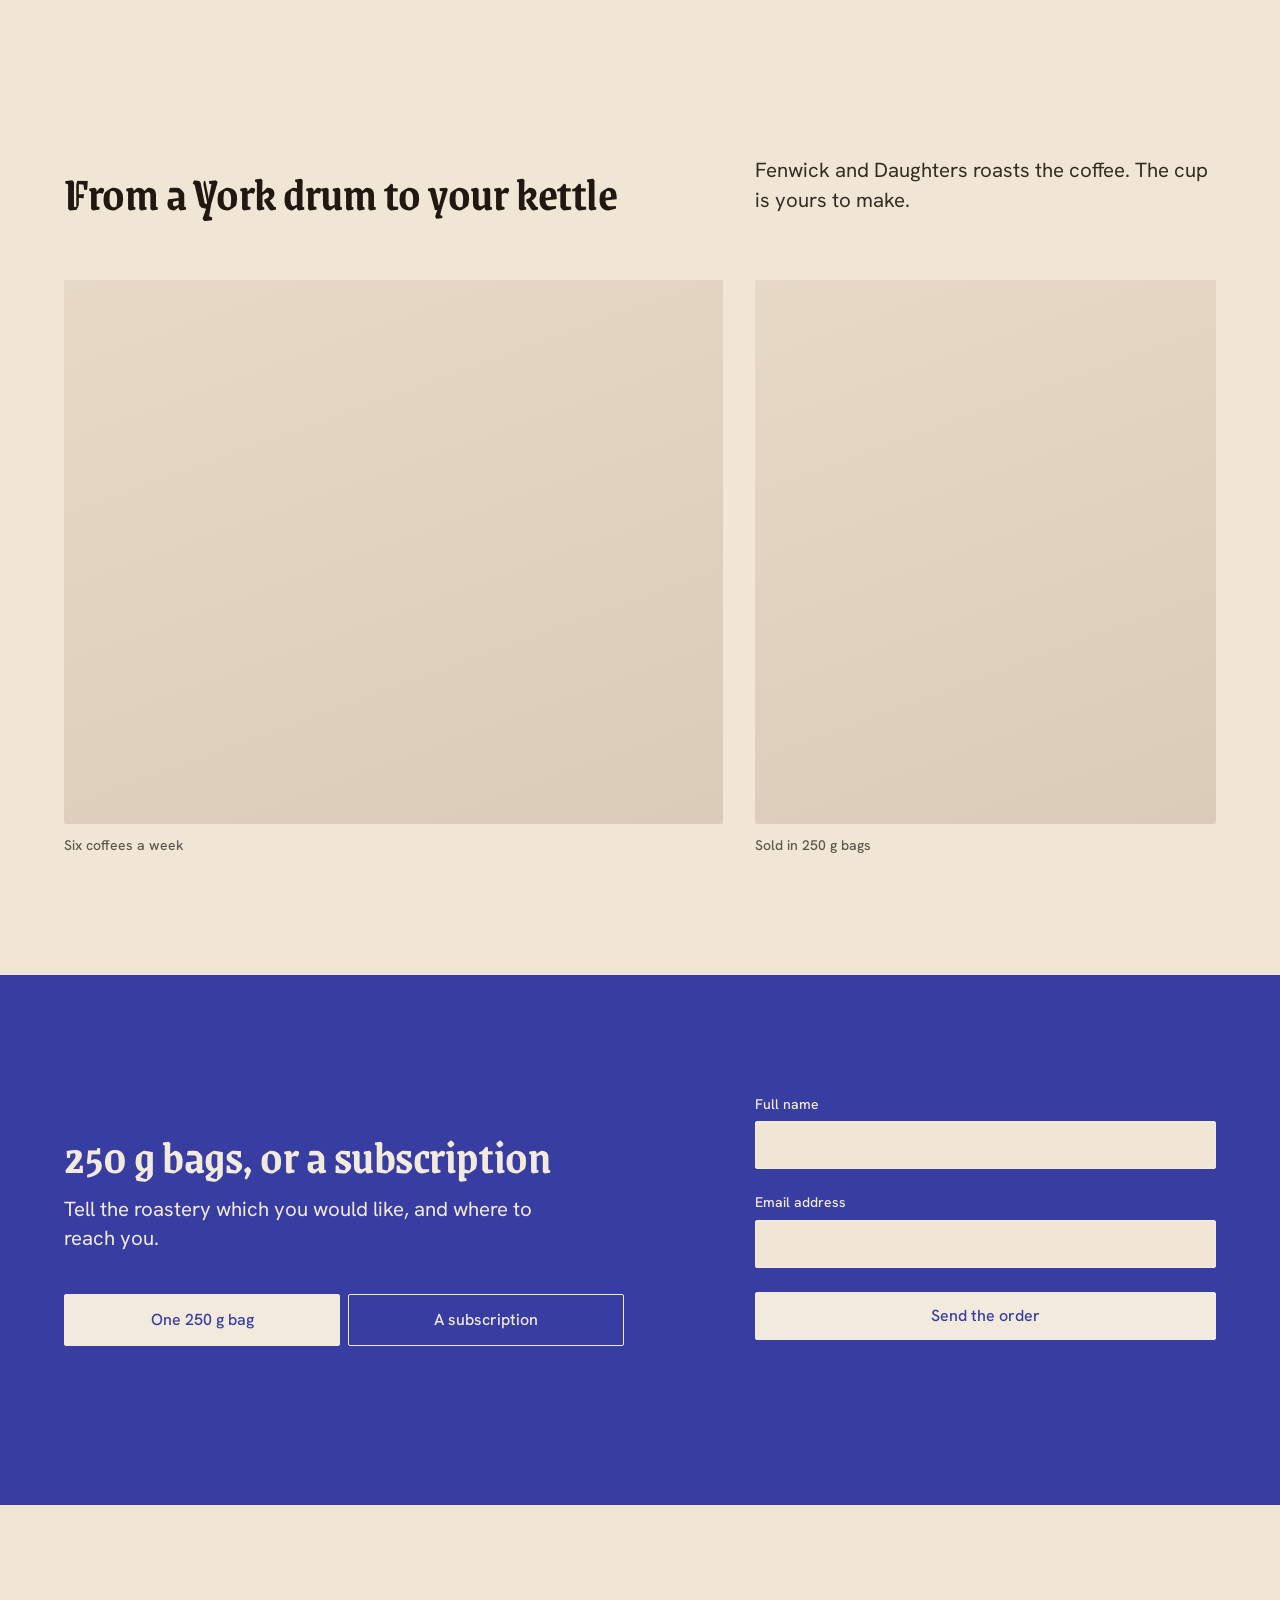
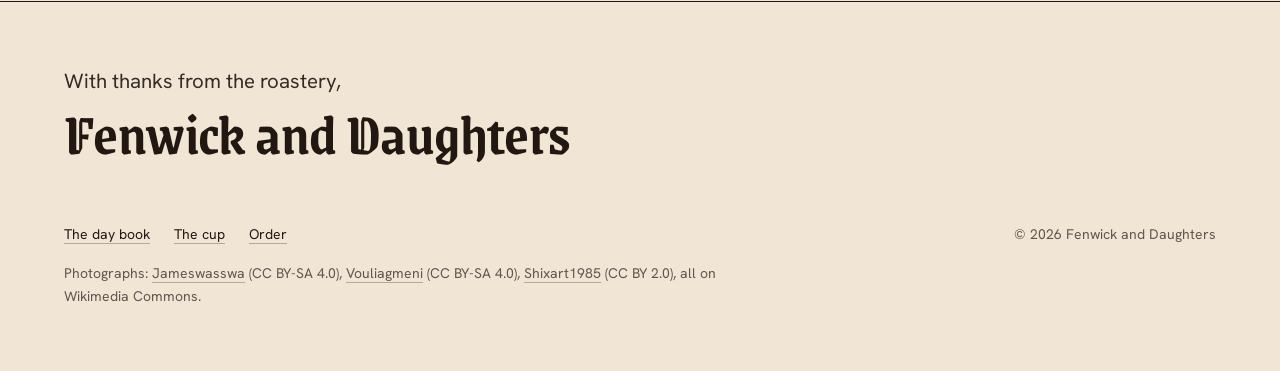
<file: .claude/skills/hallmark/scripts/fixtures/exemplars/editorial.html>
<!doctype html>
<html lang="en-GB">
<head>
<meta charset="utf-8">
<meta name="viewport" content="width=device-width, initial-scale=1">
<title>Fenwick and Daughters, coffee roasted in York since 1921</title>
<meta name="description" content="Fenwick and Daughters roasts six coffees a week in York, sold in 250 g bags or by subscription.">
<link rel="preconnect" href="https://fonts.googleapis.com">
<link rel="preconnect" href="https://fonts.gstatic.com" crossorigin>
<link href="https://fonts.googleapis.com/css2?family=Grenze+Gotisch:wght@600&family=Hanken+Grotesk:wght@400;500;600&family=IBM+Plex+Mono:wght@400&display=swap" rel="stylesheet">
<style>
/* Hallmark · job: buy · shape: Trade Ledger (custom: the roast as a Poster, the house's day book set as its own ledger, the cup as a pair, the order on the pigment) · genre: editorial · theme: Vellum (by request)
 * hero: Poster · nav: masthead, the blackletter wordmark centred over a double rule, one link at each end · footer: letter close · imagery: photographs, library 3, warm con=6 · signature: the roast itself, beans swept round the cooling tray full-bleed under a parchment plate · vellum: parchment
 * axes: light/blackletter/cool · posture: committed · contrast: pass · fold: pass · v2.0.0 */
/* Hallmark · pre-emit critique: P4 H5 E4 S5 R4 V4 · weakest: E, the plate must not bury the hand and the falling beans; it rests on the tray's far side and the plain wall, so the stream and the lever stay clear */
/* Hallmark · hero-review: in-thread · fix · 1 finding · 1 resolved (the head breaks after York) */
/* Hallmark · finish-review: in-thread (the subagent limit was reached) · fix · 3 findings · 1 resolved (the order head failed the swap test, then its blackletter I read as J: now 250 g bags, or a subscription) · 2 answered (the pair's captions are card facts, imagery.md 5; the pair are the closest honest frames the library holds) · gap: none */
/* Hallmark · answered F4 · the order field inverts the primary to parchment on pigment, as the theme's own hint sets it for its one field */
:root {
  color-scheme: light;
  --space-3xs: 2px; --space-2xs: 4px; --space-xs: 8px; --space-sm: 12px; --space-md: 16px; --space-lg: 24px; --space-xl: 40px; --space-2xl: 64px; --space-3xl: 96px; --space-4xl: 144px;
  --text-xs: 0.8125rem; --text-sm: 0.875rem; --text-md: 1rem; --text-lg: 1.25rem; --text-xl: 1.5625rem; --text-2xl: 1.953rem; --text-3xl: 2.441rem;
  --text-display-s: clamp(2.25rem, 4vw + 0.5rem, 3.75rem); --text-display: clamp(2.75rem, 5vw + 1rem, 5.25rem);
  --text-section: clamp(2rem, 2.5vw + 1rem, 3.5rem); --text-title: clamp(1.25rem, 0.75vw + 0.875rem, 1.625rem); --text-lead: clamp(1.125rem, 0.35vw + 1rem, 1.375rem);
  --ease-out: cubic-bezier(0.16, 1, 0.3, 1); --ease-in: cubic-bezier(0.7, 0, 0.84, 0); --ease-in-out: cubic-bezier(0.65, 0, 0.35, 1);
  --dur-micro: 120ms; --dur-short: 220ms; --dur-long: 420ms;
  --color-error: oklch(52% 0.19 27); --color-success: oklch(50% 0.12 150);
  --container: 1440px; --gutter: 64px; --gap-columns: 32px; --section-gap-s: 120px; --section-gap: 144px; --section-gap-l: 176px;
  --z-base: 1; --z-raised: 10; --z-dropdown: 100; --z-sticky: 200; --z-sticky-nav: 300; --z-modal: 400; --z-toast: 500; --z-tooltip: 600;
  --color-paper: oklch(93% 0.025 80); --color-paper-2: oklch(89% 0.03 78); --color-paper-3: oklch(85% 0.032 76);
  --color-ink: oklch(22% 0.02 60); --color-ink-2: oklch(30% 0.02 60); --color-muted: oklch(46% 0.02 65);
  --color-rule: oklch(74% 0.03 75);
  --color-accent: oklch(42% 0.16 275); --color-accent-deep: oklch(34% 0.15 275); --color-accent-ink: oklch(94% 0.02 80);
  --color-focus: oklch(50% 0.17 275); --color-field: var(--color-accent);
  --font-display: "Grenze Gotisch", ui-serif, Georgia, serif; --font-body: "Hanken Grotesk", ui-sans-serif, sans-serif;
  --font-outlier: "IBM Plex Mono", ui-monospace, monospace;
  --radius-card: 2px; --radius-pill: 2px; --rule-hair: 1px; --shadow-card: none;
  --tracking-display: -0.01em; --fibre: 0.5;
}
*, *::before, *::after { box-sizing: border-box; }
html, body { overflow-x: clip; }
html { scrollbar-color: var(--color-muted) var(--color-paper); scroll-padding-top: var(--space-3xl); }
body { margin: 0; background: var(--color-paper); color: var(--color-ink); font-family: var(--font-body); font-size: var(--text-md); line-height: 1.55; -webkit-font-smoothing: antialiased; caret-color: var(--color-accent); }
::selection { background: color-mix(in oklab, var(--color-accent) 22%, transparent); color: var(--color-ink); }
:focus-visible { outline: 2px solid var(--color-focus); outline-offset: 2px; }
a { color: inherit; text-decoration-thickness: 1px; text-underline-offset: 0.16em; }
h1, h2, h3 { margin: 0; font-family: var(--font-display); font-weight: var(--display-weight, 700); font-synthesis: none; letter-spacing: var(--tracking-display); line-height: 1.05; overflow-wrap: break-word; min-width: 0; text-wrap: balance; }
h1 { max-width: 20ch; font-size: var(--text-display); } h2 { max-width: 30ch; font-size: var(--text-section); } h3 { max-width: 40ch; font-size: var(--text-title); line-height: 1.2; }
.lead { font-size: var(--text-lead); line-height: 1.45; max-width: 52ch; }
p { margin: 0; text-wrap: pretty; }
p:not([class]) { max-width: 65ch; }
img, video { max-width: 100%; height: auto; display: block; }
svg { display: block; }
[hidden] { display: none !important; }
button, input, select, textarea { font: inherit; }
.container { width: 100%; max-width: var(--container); margin-inline: auto; padding-inline: var(--gutter); box-sizing: border-box; }
.num, .figure, td.num { font-variant-numeric: tabular-nums; }
.visually-hidden { position: absolute; width: 1px; height: 1px; overflow: hidden; clip-path: inset(50%); white-space: nowrap; }
[data-slot] { position: relative; overflow: hidden; background: linear-gradient(160deg, var(--color-paper-2, var(--color-paper)), var(--color-paper-3, var(--color-paper))); }
[data-slot] > img { position: absolute; inset: 0; width: 100%; height: 100%; object-fit: cover; z-index: 1; }
[data-slot]:has(> img) > :not(img):not([data-keep]) { display: none !important; }
@media (max-width: 60rem) { :root { --gutter: 24px; --section-gap-s: 80px; --section-gap: 96px; --section-gap-l: 120px; } }
@media (max-width: 40rem) { :root { --gutter: 16px; --section-gap-s: 56px; --section-gap: 72px; --section-gap-l: 96px; --gap-columns: 16px; } }
@media (prefers-reduced-motion: reduce) { *:not(.keep-motion), *:not(.keep-motion)::before, *:not(.keep-motion)::after { animation-duration: 0.01ms !important; animation-iteration-count: 1 !important; transition-duration: 0.01ms !important; scroll-behavior: auto !important; } }
/* photographs: warm con=6 */
[data-slot] > img { filter: sepia(0.28) saturate(0.94) contrast(1.06); }
:root {
  --mast-h: 80px;
  --plate-w: 37rem;
  --color-field: var(--color-accent);
}

/* The fibre wash: long tan fibres, stitched so they never tile (texture.md, the low-frequency wash) */
.fibre { position: relative; isolation: isolate; }
.fibre::before { content: ""; position: absolute; inset: 0; z-index: -1; opacity: var(--fibre); mix-blend-mode: multiply; pointer-events: none;
  background-image: url("data:image/svg+xml,%3Csvg xmlns='http://www.w3.org/2000/svg' width='400' height='400'%3E%3Cfilter id='p' x='0' y='0' width='100%25' height='100%25'%3E%3CfeTurbulence type='fractalNoise' baseFrequency='0.004 0.02' numOctaves='4' seed='4' stitchTiles='stitch'/%3E%3CfeColorMatrix values='0 0 0 0 0.62 0 0 0 0 0.52 0 0 0 0 0.36 0 0 0 0.3 0'/%3E%3C/filter%3E%3Crect width='100%25' height='100%25' filter='url(%23p)'/%3E%3C/svg%3E"); }

/* Type */
h1, h2 { font-weight: 600; line-height: 0.92; color: var(--color-ink); }
h3 { font-family: var(--font-body); font-weight: 600; }
.lead { color: var(--color-ink-2); }

/* Controls */
.btn { display: inline-flex; align-items: center; justify-content: center; min-height: 48px; padding: 0 var(--space-lg); border: var(--rule-hair) solid var(--color-ink); border-radius: var(--radius-card); background: transparent; color: var(--color-ink); font: 500 var(--text-md)/1 var(--font-body); text-decoration: none; white-space: nowrap; cursor: pointer;
  transition: background-color var(--dur-micro) var(--ease-out), border-color var(--dur-micro) var(--ease-out), color var(--dur-micro) var(--ease-out); }
.btn:hover { background: var(--color-paper-2); }
.btn:active { transform: translateY(1px); }
.btn:focus-visible { outline: 2px solid var(--color-focus); outline-offset: 2px; }
.btn:disabled, .btn[aria-disabled="true"] { opacity: 0.55; cursor: not-allowed; transform: none; }
.btn--primary { background: var(--color-accent); border-color: var(--color-accent); color: var(--color-accent-ink); }
.btn--primary:hover { background: var(--color-accent-deep); border-color: var(--color-accent-deep); }

.skip { position: absolute; left: var(--space-md); top: calc(-1 * var(--space-3xl)); z-index: var(--z-toast); padding: var(--space-xs) var(--space-md); background: var(--color-ink); color: var(--color-paper); }
.skip:focus-visible { top: var(--space-md); }

/* Masthead */
.mast__bar { display: grid; grid-template-columns: minmax(0, 1fr) auto minmax(0, 1fr); align-items: center; min-height: calc(var(--mast-h) - 4px); border-bottom: 4px double var(--color-ink); }
.wordmark { font: 600 2rem/1 var(--font-display); letter-spacing: var(--tracking-display); color: var(--color-ink); text-decoration: none; white-space: nowrap; padding-block: var(--space-sm); }
.mast__link { justify-self: start; font: 600 var(--text-sm)/1 var(--font-body); color: var(--color-ink); padding-block: var(--space-sm); text-decoration: underline 1px; text-decoration-color: transparent; text-underline-offset: 0.3em;
  transition: text-decoration-color var(--dur-short) var(--ease-out), color var(--dur-micro) var(--ease-out); }
.mast__link--end { justify-self: end; }
.mast__link:hover { text-decoration-color: var(--color-accent); color: var(--color-accent); }
.wordmark:focus-visible, .mast__link:focus-visible { outline: 2px solid var(--color-focus); outline-offset: 4px; }

/* Hero: the roast, full-bleed, under a parchment plate */
.hero { position: relative; height: calc(100dvh - var(--mast-h)); min-height: 36rem; overflow: hidden; background: var(--color-ink); color: var(--color-paper); }
.hero__photo { position: absolute; inset: 0; margin: 0; }
.hero__photo > img { object-position: 50% 62%; }
.hero__inner { position: relative; z-index: var(--z-raised); height: 100%; display: flex; align-items: flex-end; justify-content: flex-end; padding-bottom: var(--space-2xl); box-sizing: border-box; }
.plate { width: min(100%, var(--plate-w)); box-sizing: border-box; padding: var(--space-xl); background: var(--color-paper); color: var(--color-ink); border-top: 4px double var(--color-ink); border-radius: var(--radius-card); }
.plate h1 { font-size: var(--text-display); max-width: 16ch; }
.plate .lead { margin-top: var(--space-lg); max-width: 30ch; }
.actions { display: flex; flex-wrap: wrap; gap: var(--space-sm); margin-top: var(--space-xl); }

@media (max-width: 60rem) {
  .hero { height: auto; min-height: 0; background: none; color: var(--color-ink); overflow: visible; }
  .hero__photo { position: relative; aspect-ratio: 4 / 3; }
  .hero__inner { height: auto; padding-bottom: 0; }
  .plate { width: 100%; padding: var(--space-xl) 0 0; background: none; border-top: 0; }
  .plate.fibre::before { display: none; }
  .wordmark { font-size: 1.875rem; }
}
@media (max-width: 40rem) {
  .mast__bar { grid-template-columns: auto; justify-items: center; row-gap: var(--space-2xs); padding-block: var(--space-xs); }
  .mast__link { display: none; }
}

/* Shared section grid: one container, twelve columns, one column gap */
.split { display: grid; grid-template-columns: repeat(12, minmax(0, 1fr)); column-gap: var(--gap-columns); }
.band { background: var(--color-paper-2); padding-block: var(--section-gap-s); }
.photo { margin: 0; border-radius: var(--radius-card); }
.photo > img { outline: var(--rule-hair) solid var(--color-rule); outline-offset: -1px; }
figcaption { margin-top: var(--space-sm); font: 500 var(--text-sm)/1.4 var(--font-body); color: var(--color-muted); }

/* The day book: the house's ledger on the fibre band, the entries kept in the hand of the wordmark */
.ledger__grid { align-items: start; }
.ledger__text { grid-column: 1 / span 4; position: sticky; top: var(--space-2xl); }
.ledger__text h2 { font-size: var(--text-display); max-width: 9ch; }
.ledger .lead { margin-top: var(--space-lg); max-width: 22ch; }
.ledger__book { grid-column: 6 / span 7; }
.book { width: 100%; border-collapse: collapse; font-size: var(--text-lg); line-height: 1.35; }
.book thead th { padding: 0 0 var(--space-sm); border-bottom: 4px double var(--color-ink); font: 500 var(--text-sm)/1.3 var(--font-body); color: var(--color-muted); text-align: left; }
.book td, .book tbody th { padding: var(--space-lg) 0; border-top: var(--rule-hair) solid var(--color-rule); vertical-align: baseline; }
.book tbody tr:first-child > * { border-top: 0; }
.book tbody tr:last-child > * { border-bottom: var(--rule-hair) solid var(--color-ink); }
.book tbody th { font-weight: 500; text-align: left; color: var(--color-ink); }
.book .idx { width: 3.5rem; font-weight: 600; color: var(--color-accent); }
.book .r, .book thead th.r { text-align: right; }
.book td.r { font: 600 var(--text-2xl)/1 var(--font-display); letter-spacing: var(--tracking-display); color: var(--color-ink); }
.book td.r .unit { font: 500 var(--text-md)/1 var(--font-body); color: var(--color-ink-2); }
.book .num { font-variant-numeric: lining-nums tabular-nums; }

/* The cup: one wide frame, then a pair, each with its fact */
.cup { padding-top: var(--section-gap-l); }
.cup__head { align-items: end; }
.cup__head h2 { grid-column: 1 / span 6; }
.cup__head .lead { grid-column: 8 / span 5; }
.cup__pair { margin-top: var(--space-2xl); }
.cup__pair > figure { margin: 0; }
.cup__note { grid-column: 1 / span 7; }
.cup__cup { grid-column: 8 / span 5; }
.cup__pair .photo { height: 34rem; }

/* The order, on the one pigment field */
.order-band { margin-top: var(--section-gap-s); padding-block: var(--section-gap-s); background: var(--color-field); color: var(--color-accent-ink); }
.order-band h2 { color: var(--color-accent-ink); }
.order-band .lead { margin-top: var(--space-md); color: var(--color-accent-ink); }
.order-band :focus-visible { outline-color: var(--color-accent-ink); }
.order { align-items: center; }
.order__text { grid-column: 1 / span 6; }
.order__fields { grid-column: 8 / span 5; display: grid; gap: var(--space-lg); }
.seg { display: grid; grid-template-columns: repeat(2, minmax(0, 1fr)); gap: var(--space-xs); margin: var(--space-xl) 0 0; padding: 0; border: 0; }
.field label { font: 500 var(--text-sm)/1.3 var(--font-body); color: var(--color-accent-ink); }
.seg input { position: absolute; width: 1px; height: 1px; opacity: 0; }
.seg label { display: flex; align-items: center; justify-content: center; min-height: 52px; padding: 0 var(--space-md); border: var(--rule-hair) solid var(--color-accent-ink); border-radius: var(--radius-card); font-weight: 500; cursor: pointer;
  transition: background-color var(--dur-micro) var(--ease-out), color var(--dur-micro) var(--ease-out); }
.seg label:hover { background: var(--color-accent-deep); }
.seg input:checked + label { background: var(--color-accent-ink); color: var(--color-accent); }
.seg input:focus-visible + label { outline: 2px solid var(--color-accent-ink); outline-offset: 2px; }
.field { display: grid; gap: var(--space-xs); }
.field input { min-height: 48px; padding: 0 var(--space-md); border: var(--rule-hair) solid var(--color-accent-ink); border-radius: var(--radius-card); background: var(--color-paper); color: var(--color-ink); outline: 2px solid transparent; outline-offset: 2px; }
.field input:focus-visible { outline-color: var(--color-accent-ink); }
.field input[aria-invalid] { border-color: var(--color-error); box-shadow: inset 0 0 0 1px var(--color-error); }
.field input:disabled { opacity: 0.55; cursor: not-allowed; }
.btn--on-field { width: 100%; background: var(--color-accent-ink); border-color: var(--color-accent-ink); color: var(--color-accent); }
.btn--on-field:hover { background: var(--color-paper-2); border-color: var(--color-paper-2); }
.help { min-height: 1lh; font-size: var(--text-sm); color: var(--color-accent-ink); }

/* The letter close */
.letter { padding-block: var(--space-3xl) var(--space-2xl); }
.letter__inner { padding-top: var(--space-2xl); border-top: var(--rule-hair) solid var(--color-ink); }
.letter__sign { font-size: var(--text-lead); color: var(--color-ink-2); }
.letter__name { margin-top: var(--space-xs); font: 600 var(--text-display-s)/0.92 var(--font-display); letter-spacing: var(--tracking-display); color: var(--color-ink); }
.letter__foot { display: flex; flex-wrap: wrap; justify-content: space-between; align-items: baseline; gap: var(--space-md) var(--space-xl); margin-top: var(--space-2xl); }
.letter__nav { display: flex; flex-wrap: wrap; gap: var(--space-lg); }
.letter__nav a { font-size: var(--text-sm); color: var(--color-ink); text-decoration-color: var(--color-rule); text-underline-offset: 0.25em; transition: text-decoration-color var(--dur-short) var(--ease-out); }
.letter__nav a:hover { text-decoration-color: var(--color-accent); }
.letter__nav a:focus-visible { outline: 2px solid var(--color-focus); outline-offset: 2px; }
.legal { font-size: var(--text-sm); color: var(--color-muted); }
.letter__credit { flex: 1 0 100%; max-width: 88ch; font-size: var(--text-sm); line-height: 1.6; color: var(--color-muted); }
.letter__credit a { color: inherit; text-decoration-color: var(--color-rule); text-underline-offset: 0.25em; }
.letter__credit a:hover { color: var(--color-ink); text-decoration-color: var(--color-accent); }

@media (max-width: 60rem) {
  .ledger__text, .ledger__book, .cup__head h2, .cup__head .lead, .cup__note, .cup__cup, .order__text, .order__fields { grid-column: 1 / -1; }
  .ledger__text { position: static; }
  .ledger__book { margin-top: var(--space-2xl); }
  .book td.r { font-size: var(--text-xl); }
  .cup__head .lead { margin-top: var(--space-md); }
  .cup__pair { row-gap: var(--space-xl); }
  .cup__pair .photo { height: auto; aspect-ratio: 4 / 3; }
  .order__fields { margin-top: var(--space-xl); }
}
@media (max-width: 40rem) {
  .book { font-size: var(--text-md); }
  .book .idx { width: 2rem; }
}
</style>
<script>document.documentElement.classList.add('js');</script>
</head>
<body id="top">
<a class="skip" href="#main">Skip to content</a>

<header class="mast">
  <div class="container mast__bar">
    <a class="mast__link" href="#daybook">The day book</a>
    <a class="wordmark" href="#top" aria-label="Fenwick and Daughters, back to the top">Fenwick and Daughters</a>
    <a class="mast__link mast__link--end" href="#order">Order</a>
  </div>
</header>

<main id="main">
  <section class="hero" aria-labelledby="hero-h">
    <figure class="hero__photo" data-slot="roaster" data-alt="The York roaster at work, a fresh roast tipping into the cooling tray">
      <img src="https://upload.wikimedia.org/wikipedia/commons/thumb/3/3b/Cooling_time_for_coffee.jpg/1280px-Cooling_time_for_coffee.jpg" width="1920" height="1348" fetchpriority="high"
           alt="A fresh roast swept round the cooling tray by its paddle arm" style="object-position: 50% 55%">
    </figure>
    <div class="container hero__inner">
      <div class="plate fibre">
        <h1 id="hero-h">Roasted in York<br> since 1921</h1>
        <p class="lead">Six coffees a week, sold by the bag or by subscription.</p>
        <div class="actions">
          <a class="btn btn--primary" href="#order" data-kind="subscription">Start a subscription</a>
          <a class="btn" href="#order" data-kind="bag">Buy a bag</a>
        </div>
      </div>
    </div>
  </section>

  <section class="ledger band fibre" id="daybook" aria-labelledby="ledger-h">
    <div class="container split ledger__grid">
      <div class="ledger__text">
        <h2 id="ledger-h">Written in the day book</h2>
        <p class="lead">Five lines the roastery keeps to.</p>
      </div>
      <div class="ledger__book">
        <table class="book">
          <thead>
            <tr><th scope="col">No.</th><th scope="col">Entry</th><th scope="col" class="r">Kept</th></tr>
          </thead>
          <tbody>
            <tr><td class="idx">1</td><th scope="row">Coffees roasted each week</th><td class="r"><span class="num">6</span></td></tr>
            <tr><td class="idx">2</td><th scope="row">Weight of each bag</th><td class="r"><span class="num">250</span>&nbsp;<span class="unit">g</span></td></tr>
            <tr><td class="idx">3</td><th scope="row">Ways to buy</th><td class="r">By the bag, or by subscription</td></tr>
            <tr><td class="idx">4</td><th scope="row">Roastery</th><td class="r">York</td></tr>
            <tr><td class="idx">5</td><th scope="row">Roasting since</th><td class="r"><span class="num">1921</span></td></tr>
          </tbody>
        </table>
      </div>
    </div>
  </section>

  <section class="cup" id="cup" aria-labelledby="cup-h">
    <div class="container">
      <div class="split cup__head">
        <h2 id="cup-h">From a York drum to your kettle</h2>
        <p class="lead">Fenwick and Daughters roasts the coffee. The cup is yours to make.</p>
      </div>
      <div class="split cup__pair">
        <figure class="cup__note">
          <div class="photo" data-slot="desk" data-alt="The York roaster between roasts, the drum over its cooling tray">
            <img src="https://upload.wikimedia.org/wikipedia/commons/thumb/2/2d/Coffee_roasting_machine%2C_The_Roastery%2C_Coaltown_Coffee%2C_Ammanford%2C_Wales.jpg/1280px-Coffee_roasting_machine%2C_The_Roastery%2C_Coaltown_Coffee%2C_Ammanford%2C_Wales.jpg" width="1920" height="2560" loading="lazy"
                 alt="A drum coffee roaster above its copper cooling tray in a roastery" style="object-position: 50% 69%">
          </div>
          <figcaption>Six coffees a week</figcaption>
        </figure>
        <figure class="cup__cup">
          <div class="photo" data-slot="cup" data-alt="A cup of Fenwick and Daughters coffee on the shop counter">
            <img src="https://upload.wikimedia.org/wikipedia/commons/thumb/5/52/Espresso_coffee_pouring_from_retro_espresso_machine.jpg/1280px-Espresso_coffee_pouring_from_retro_espresso_machine.jpg" width="1920" height="2876" loading="lazy"
                 alt="Espresso streaming from a chrome machine into two glass cups" style="object-position: 50% 62%">
          </div>
          <figcaption>Sold in 250&nbsp;g bags</figcaption>
        </figure>
      </div>
    </div>
  </section>

  <section class="order-band" id="order" aria-labelledby="order-h">
    <div class="container">
      <form class="split order" data-endpoint="" novalidate>
        <div class="order__text">
          <h2 id="order-h">250&nbsp;g bags, or a subscription</h2>
          <p class="lead">Tell the roastery which you would like, and where to reach you.</p>
          <fieldset class="seg">
            <legend class="visually-hidden">How would you like it?</legend>
            <input type="radio" name="kind" id="kind-bag" value="bag" checked><label for="kind-bag">One 250&nbsp;g bag</label>
            <input type="radio" name="kind" id="kind-sub" value="subscription"><label for="kind-sub">A subscription</label>
          </fieldset>
        </div>
        <div class="order__fields">
          <div class="field">
            <label for="order-name">Full name</label>
            <input id="order-name" name="name" type="text" autocomplete="name" required>
          </div>
          <div class="field">
            <label for="order-email">Email address</label>
            <input id="order-email" name="email" type="email" autocomplete="email" inputmode="email" required>
          </div>
          <button class="btn btn--on-field" type="submit">Send the order</button>
          <p class="help" id="order-help" aria-live="polite"></p>
        </div>
      </form>
    </div>
  </section>
</main>

<footer class="letter">
  <div class="container letter__inner">
    <p class="letter__sign">With thanks from the roastery,</p>
    <p class="letter__name">Fenwick and Daughters</p>
    <div class="letter__foot">
      <nav class="letter__nav" aria-label="Footer">
        <a href="#daybook">The day book</a>
        <a href="#cup">The cup</a>
        <a href="#order">Order</a>
      </nav>
      <p class="legal">&copy; 2026 Fenwick and Daughters</p>
      <p class="letter__credit" data-credits>Photographs: <a href="https://commons.wikimedia.org/wiki/File:Cooling_time_for_coffee.jpg">Jameswasswa</a> (CC&nbsp;BY-SA&nbsp;4.0), <a href="https://commons.wikimedia.org/wiki/File:Coffee_roasting_machine,_The_Roastery,_Coaltown_Coffee,_Ammanford,_Wales.jpg">Vouliagmeni</a> (CC&nbsp;BY-SA&nbsp;4.0), <a href="https://commons.wikimedia.org/wiki/File:Espresso_coffee_pouring_from_retro_espresso_machine.jpg">Shixart1985</a> (CC&nbsp;BY&nbsp;2.0), all on Wikimedia Commons.</p>
    </div>
  </div>
</footer>

<script>
window.hallmarkSlots = (m) => { for (const [k, v] of Object.entries(m)) { const s = document.querySelector(`[data-slot="${k}"]`); if (!s) continue; const im = new Image(); im.src = typeof v === 'string' ? v : v.src; im.alt = (typeof v === 'object' && v.alt) || s.dataset.alt || ''; s.querySelectorAll(':scope > img').forEach((o) => o.remove()); s.prepend(im); } };
document.querySelectorAll('[data-slot] > img').forEach((i) => { if (i.complete && !i.naturalWidth) i.remove(); else i.addEventListener('error', () => i.remove(), { once: true }); });
document.querySelectorAll('[data-kind]').forEach((a) => a.addEventListener('click', () => { const r = document.getElementById(a.dataset.kind === 'subscription' ? 'kind-sub' : 'kind-bag'); if (r) r.checked = true; }));
document.querySelectorAll('form[data-endpoint]').forEach((form) => {
  const help = form.querySelector('[aria-live]');
  const fields = [...form.querySelectorAll('input[required]')];
  form.addEventListener('submit', (e) => {
    e.preventDefault();
    const bad = fields.filter((i) => !i.checkValidity());
    fields.forEach((i) => { i.toggleAttribute('aria-invalid', bad.includes(i)); if (bad.includes(i)) i.setAttribute('aria-describedby', help.id); else i.removeAttribute('aria-describedby'); });
    if (bad.length) { help.textContent = bad[0].type === 'email' ? 'That email address looks incomplete. Write it as name@example.com.' : 'Add your name, so the roastery knows who the coffee is for.'; bad[0].focus(); return; }
    if (!form.dataset.endpoint) { help.textContent = 'Nothing was sent: this form is not connected yet.'; return; }
    fetch(form.dataset.endpoint, { method: 'POST', body: new FormData(form) })
      .then((r) => { help.textContent = r.ok ? 'The roastery has your order and will write to ' + form.elements.email.value.trim() + '.' : 'That did not go through. Try again in a minute.'; })
      .catch(() => { help.textContent = 'That did not go through. Try again in a minute.'; });
  });
});
</script>
</body>
</html>
</file>
<file: css/styles.css>
/* Escaparate Digital · web con movimiento suave */
:root{
  --night:#110C0A;
  --cocoa:#1C1411;
  --cocoa-2:#271C17;
  --cream:#F3E9DC;
  --cream-2:#E8DACA;
  --mocha:#A47864;
  --mocha-l:#C9A28A;
  --ember:#FF6B35;
  --ember-d:#C2410C;
  --muted:#B9A595;
  --ink:#1A120E;
  --ink-2:#5B4A40;
  --ease:cubic-bezier(0.23,1,0.32,1);
  --display:"Bricolage Grotesque",system-ui,sans-serif;
  --serif:"Instrument Serif",Georgia,serif;
  --pad:clamp(16px,3.4vw,48px);
}
*,*::before,*::after{box-sizing:border-box}
html{-webkit-text-size-adjust:100%;overflow-x:clip;scroll-behavior:smooth;scroll-padding-top:88px}
body{margin:0;background:var(--night);color:var(--cream);font:400 17px/1.55 var(--display);font-variation-settings:"wdth" 100;-webkit-font-smoothing:antialiased;overflow-x:clip}
a{color:inherit}
p{margin:0}
h1,h2,h3{margin:0;font-weight:600;letter-spacing:-.035em;line-height:.95;text-wrap:balance}
em{font-family:var(--serif);font-style:italic;font-weight:400;letter-spacing:-.01em}
svg{display:block}
.sr{position:absolute;width:1px;height:1px;overflow:hidden;clip:rect(0 0 0 0);white-space:nowrap}
:focus-visible{outline:2px solid var(--ember);outline-offset:4px;border-radius:8px}
.skip{position:fixed;z-index:200;left:16px;top:-80px;padding:12px 18px;border-radius:999px;background:var(--cream);color:var(--ink);text-decoration:none;font-weight:600}
.skip:focus{top:16px}

/* grano */
body::after{content:"";position:fixed;inset:-50%;z-index:150;pointer-events:none;opacity:.07;
  background-image:url("data:image/svg+xml,%3Csvg xmlns='http://www.w3.org/2000/svg' width='180' height='180'%3E%3Cfilter id='n'%3E%3CfeTurbulence type='fractalNoise' baseFrequency='.9' numOctaves='3' stitchTiles='stitch'/%3E%3C/filter%3E%3Crect width='100%25' height='100%25' filter='url(%23n)'/%3E%3C/svg%3E");
  animation:grain 1.2s steps(6) infinite}
@keyframes grain{0%{transform:translate(0,0)}20%{transform:translate(-3%,2%)}40%{transform:translate(2%,-4%)}60%{transform:translate(-4%,-1%)}80%{transform:translate(3%,3%)}100%{transform:translate(0,0)}}

/* navegación */
.nav{position:fixed;inset:0 0 auto;z-index:100;display:flex;align-items:center;justify-content:space-between;gap:20px;padding:18px var(--pad);transition:transform .5s var(--ease)}
.nav.is-hidden{transform:translateY(-110%)}
.nav::before{content:"";position:absolute;inset:0;background:linear-gradient(rgba(17,12,10,.85),rgba(17,12,10,0));pointer-events:none;z-index:-1;opacity:0;transition:opacity .3s ease}
.nav.is-scrolled::before{opacity:1}
.logo{display:flex;align-items:center;gap:12px;text-decoration:none;min-height:44px}
.logo__mark{position:relative;display:grid;place-items:center;width:46px;height:46px;border-radius:14px;background:var(--cream);color:var(--night);font:800 17px/1 var(--display);letter-spacing:-.04em}
.logo__mark i{position:absolute;top:-4px;right:-4px;width:12px;height:12px;border-radius:50%;background:var(--ember);box-shadow:0 0 14px var(--ember)}
.logo__txt{font:600 14px/1.05 var(--display);letter-spacing:-.01em}
.nav__links{display:flex;gap:4px;padding:5px;border-radius:999px;background:rgba(243,233,220,.06);border:1px solid rgba(243,233,220,.1);backdrop-filter:blur(12px);-webkit-backdrop-filter:blur(12px)}
.nav__links a{display:inline-flex;align-items:center;min-height:40px;padding:0 18px;border-radius:999px;text-decoration:none;font-size:15px;font-weight:500;color:var(--cream);transition:background-color .2s ease}
@media (hover:hover) and (pointer:fine){.nav__links a:hover{background:rgba(243,233,220,.1)}}
.pill{display:inline-flex;align-items:center;gap:10px;min-height:48px;padding:0 22px 0 18px;border-radius:999px;background:var(--cream);color:var(--night);text-decoration:none;font-weight:600;font-size:15px;transition:transform .2s var(--ease),background-color .2s ease}
.pill svg{width:20px;height:20px}
.pill:active{transform:scale(.97)}
@media (hover:hover) and (pointer:fine){.pill:hover{background:#fff}}

/* botones */
.btn{display:inline-flex;align-items:center;justify-content:center;gap:10px;min-height:56px;padding:0 28px;border-radius:999px;font:600 16px/1 var(--display);text-decoration:none;border:1px solid transparent;transition:transform .2s var(--ease),background-color .2s ease,color .2s ease,border-color .2s ease}
.btn svg{width:20px;height:20px}
.btn:active{transform:scale(.97)}
.btn--ember{background:var(--ember);color:var(--night)}
.btn--line{border-color:rgba(243,233,220,.3);color:var(--cream)}
@media (hover:hover) and (pointer:fine){
  .btn--ember:hover{background:#ff8152}
  .btn--line:hover{background:var(--cream);color:var(--night);border-color:var(--cream)}
}

/* etiqueta de capítulo */
.tag-n{display:inline-flex;align-items:center;gap:12px;font-size:14px;font-weight:500;color:var(--muted);letter-spacing:.01em}
.tag-n b{display:inline-grid;place-items:center;min-width:38px;height:24px;padding:0 8px;border-radius:999px;border:1px solid currentColor;font-weight:600;font-size:12px}

/* ===== 01 PORTADA ===== */
.hero{position:relative}
.hero__stage{position:relative;height:100svh;min-height:600px;overflow:hidden;isolation:isolate}
.hero__stage::before{content:"";position:absolute;inset:0;z-index:-2;background:radial-gradient(60% 55% at 70% 40%,rgba(164,120,100,.28),transparent 70%),radial-gradient(40% 40% at 15% 85%,rgba(255,107,53,.12),transparent 70%),var(--night)}
.giant{position:absolute;inset:0;z-index:0;display:flex;align-items:flex-start;justify-content:center;padding-top:clamp(96px,14vh,150px)!important;pointer-events:none;font:800 clamp(90px,17.2vw,330px)/.8 var(--display);font-variation-settings:"wdth" 75;letter-spacing:-.055em;white-space:nowrap}
.giant span{display:inline-block;will-change:transform}
.giant__a{color:var(--cream)}
.giant__b{color:transparent;-webkit-text-stroke:2px var(--ember)}
.giant .char{display:inline-block}
.hero__gl{position:absolute;inset:0;z-index:1;width:100%;height:100%;display:block}
.hero__ui{position:absolute;left:0;right:0;bottom:0;z-index:2;display:flex;justify-content:space-between;align-items:flex-end;gap:40px;padding:0 var(--pad) clamp(28px,5vh,52px)}
.hero__copy{max-width:640px}
.hero__ui,.giant{animation:enter 1s var(--ease) both}
.hero__ui{animation-delay:.25s}
@keyframes enter{from{opacity:0;transform:translateY(24px)}}
.kicker{display:inline-flex;align-items:center;gap:10px;font-size:14px;font-weight:500;color:var(--muted);margin-bottom:16px}
.live{width:8px;height:8px;border-radius:50%;background:var(--ember);box-shadow:0 0 0 4px rgba(255,107,53,.18),0 0 16px var(--ember);animation:pulse 2.4s var(--ease) infinite}
@keyframes pulse{50%{box-shadow:0 0 0 8px rgba(255,107,53,0),0 0 16px var(--ember)}}
.hero h1{font-size:clamp(34px,3.7vw,58px);line-height:1;font-weight:600}
.hero h1 em{color:var(--mocha-l)}
.hero__side{max-width:410px;display:flex;flex-direction:column;gap:22px}
.hero__side>p{color:var(--muted);font-size:16.5px}
.hero__btns{display:flex;gap:10px;flex-wrap:wrap}

/* ===== 02 MANIFIESTO ===== */
.manifesto{position:relative;background:var(--cream);color:var(--ink)}
.manifesto__in{padding:clamp(80px,12vh,140px) var(--pad);width:100%;display:flex;flex-direction:column;gap:clamp(28px,5vh,56px)}
.manifesto .tag-n{color:var(--ink-2)}
.manifesto__text{font:500 clamp(30px,4.6vw,76px)/1.04 var(--display);letter-spacing:-.035em;max-width:22ch}
.manifesto__text em{color:var(--ember-d)}
.manifesto__text .word{display:inline-block}
.manifesto__foot{display:flex;flex-wrap:wrap;gap:10px}
.manifesto__foot span{padding:10px 18px;border-radius:999px;border:1px solid rgba(26,18,14,.2);font-size:15px;font-weight:500;color:var(--ink)}

/* ===== 03 SERVICIOS ===== */
.services{position:relative;background:var(--night)}
.services{padding-bottom:clamp(72px,10vh,120px)}
.services__pin{width:100%}
.services__head{display:flex;flex-direction:column;align-items:flex-start;gap:20px;padding:clamp(96px,13vh,140px) var(--pad) clamp(36px,6vh,64px)}
.services__head h2{font-size:clamp(34px,4.4vw,68px)}
.services__head h2 em,.process h2 em,.faq h2 em,.outro h2 em{color:var(--mocha-l)}
.track{display:flex;flex-direction:column;gap:clamp(28px,5vh,56px);padding:0 var(--pad)}
.panel{position:relative;width:100%;border-radius:32px;background:var(--cocoa);border:1px solid rgba(243,233,220,.08);overflow:hidden;display:flex;flex-direction:column;isolation:isolate}
.panel:nth-child(2){background:#1F1712}
.panel:nth-child(4){background:#22140F}
.panel__verb{font:800 clamp(64px,10vw,180px)/.82 var(--display);font-variation-settings:"wdth" 75;letter-spacing:-.05em;color:transparent;-webkit-text-stroke:1.5px rgba(243,233,220,.22);padding:clamp(20px,3vw,36px) clamp(20px,3vw,40px) 0;white-space:nowrap;overflow:hidden}
.panel__body{flex:1;display:grid;grid-template-columns:1.1fr 1fr;gap:clamp(20px,3vw,48px);align-items:center;padding:clamp(16px,2.4vw,32px) clamp(20px,3vw,40px) clamp(20px,3vw,40px);min-height:0}
.panel__txt{display:flex;flex-direction:column;gap:14px;align-items:flex-start}
.panel__n{font:italic 400 22px/1 var(--serif);color:var(--ember)}
.panel h3{font-size:clamp(28px,2.8vw,44px);line-height:1}
.panel__txt p{color:var(--muted);max-width:38ch}
.panel ul{list-style:none;margin:6px 0 0;padding:0;display:flex;flex-wrap:wrap;gap:8px}
.panel li{padding:8px 14px;border-radius:999px;background:rgba(243,233,220,.07);font-size:14px;font-weight:500}

/* demos */
.demo{position:relative;height:clamp(240px,40vh,380px);border-radius:22px;background:var(--cream);color:var(--ink);overflow:hidden;box-shadow:0 40px 80px -40px rgba(0,0,0,.8)}
/* web */
.bw{display:flex;align-items:center;gap:6px;height:36px;padding:0 14px;background:var(--cream-2)}
.bw i{width:10px;height:10px;border-radius:50%;background:rgba(26,18,14,.18)}
.bw span{margin-left:12px;flex:1;max-width:220px;height:22px;border-radius:999px;background:var(--cream);font-size:11px;line-height:22px;padding:0 12px;color:var(--ink-2)}
.web{padding:18px;display:flex;flex-direction:column;gap:16px}
.web__nav{display:flex;align-items:center;gap:10px}
.web__nav b{width:28px;height:28px;border-radius:8px;background:var(--ember)}
.web__nav i{width:46px;height:8px;border-radius:4px;background:rgba(26,18,14,.15)}
.web__nav i:first-of-type{margin-left:auto}
.web__hero{border-radius:16px;background:linear-gradient(120deg,var(--mocha),#7a5644);padding:22px;display:flex;flex-direction:column;gap:10px}
.web__h{height:18px;width:70%;border-radius:6px;background:var(--cream);transform-origin:left;animation:grow 4s var(--ease) infinite}
.web__h--s{width:46%;height:10px;opacity:.7;animation-delay:.15s}
.web__btn{width:96px;height:28px;border-radius:999px;background:var(--night);margin-top:6px;animation:pop 4s var(--ease) infinite}
.web__cards{display:grid;grid-template-columns:repeat(3,1fr);gap:10px}
.web__cards i{height:clamp(40px,8vh,72px);border-radius:12px;background:var(--cream-2);animation:rise 4s var(--ease) infinite}
.web__cards i:nth-child(2){animation-delay:.1s}.web__cards i:nth-child(3){animation-delay:.2s}
.ptr{position:absolute;width:18px;height:18px;left:0;top:0;border-radius:50%;background:var(--night);border:3px solid var(--cream);box-shadow:0 4px 10px rgba(0,0,0,.3);animation:ptr 4s var(--ease) infinite}
@keyframes grow{0%,8%{transform:scaleX(0)}30%,100%{transform:scaleX(1)}}
@keyframes pop{0%,25%{transform:scale(.6);opacity:0}40%,62%{transform:scale(1);opacity:1}66%{transform:scale(.93)}72%,100%{transform:scale(1);opacity:1}}
@keyframes rise{0%,35%{transform:translateY(20px);opacity:0}55%,100%{transform:none;opacity:1}}
@keyframes ptr{0%{transform:translate(300px,260px)}45%{transform:translate(70px,170px)}62%{transform:translate(64px,166px) scale(.85)}70%{transform:translate(64px,166px)}100%{transform:translate(300px,260px)}}
/* qr */
.demo--qr{display:grid;grid-template-columns:1fr 1.15fr;align-items:center;gap:18px;padding:22px}
.qr{position:relative;aspect-ratio:1;border-radius:16px;background:#fff;padding:12px;overflow:hidden}
.qr svg{width:100%;height:100%}
.qr svg rect{fill:var(--night)}
.qr__scan{position:absolute;left:0;right:0;top:0;height:3px;background:var(--ember);box-shadow:0 0 18px 4px rgba(255,107,53,.55);animation:scan 2.8s var(--ease) infinite alternate}
@keyframes scan{from{transform:translateY(0)}to{transform:translateY(calc(var(--qh,200px) - 3px))}}
.menu{display:flex;flex-direction:column;gap:8px}
.menu__t{font:italic 400 30px/1 var(--serif);margin-bottom:4px}
.menu__r{display:flex;justify-content:space-between;gap:12px;padding:9px 12px;border-radius:10px;background:var(--cream-2);font-size:13px;font-weight:500;animation:rise 3.6s var(--ease) infinite}
.menu__r b{color:var(--ember-d)}
.menu__r:nth-child(3){animation-delay:.12s}.menu__r:nth-child(4){animation-delay:.24s}.menu__r:nth-child(5){animation-delay:.36s}
/* chat */
.demo--chat{background:#EFE4D6;display:flex;flex-direction:column}
.chat__top{display:flex;align-items:center;gap:12px;padding:12px 16px;background:var(--cocoa-2);color:var(--cream)}
.chat__top i{width:34px;height:34px;border-radius:50%;background:var(--ember)}
.chat__top b{display:block;font-size:14px}.chat__top small{font-size:12px;color:var(--muted)}
.chat{flex:1;display:flex;flex-direction:column;gap:8px;padding:16px;justify-content:flex-end}
.msg{max-width:80%;padding:10px 14px;border-radius:16px;font-size:14px;line-height:1.35;opacity:0}
.msg--in{background:#fff;border-bottom-left-radius:4px}
.msg--out{align-self:flex-end;background:var(--ember);color:var(--night);font-weight:600;border-bottom-right-radius:4px}
.typing{align-self:flex-end;display:flex;gap:4px;background:rgba(255,107,53,.25)}
.typing i{width:7px;height:7px;border-radius:50%;background:var(--ember-d);animation:dot 1s ease-in-out infinite}
.typing i:nth-child(2){animation-delay:.15s}.typing i:nth-child(3){animation-delay:.3s}
@keyframes dot{50%{transform:translateY(-4px)}}
.m1{animation:m1 7s var(--ease) infinite}.m2{animation:m2 7s var(--ease) infinite}.m3{animation:m3 7s var(--ease) infinite}.m4{animation:m4 7s var(--ease) infinite}
@keyframes m1{0%,4%{opacity:0;transform:translateY(10px)}10%,92%{opacity:1;transform:none}100%{opacity:0}}
@keyframes m2{0%,18%{opacity:0;transform:translateY(10px)}24%,92%{opacity:1;transform:none}100%{opacity:0}}
@keyframes m3{0%,32%{opacity:0;display:flex}36%,52%{opacity:1}56%,100%{opacity:0}}
@keyframes m4{0%,54%{opacity:0;transform:translateY(10px) scale(.96)}60%,92%{opacity:1;transform:none}100%{opacity:0}}
/* logo */
.demo--logo{display:grid;grid-template-columns:1fr auto;grid-template-rows:1fr auto;gap:14px;padding:22px;background:var(--night);color:var(--cream)}
.mono{grid-row:1/3;width:100%;height:100%;max-height:100%}
.mono__c{fill:none;stroke:var(--mocha);stroke-width:2;stroke-dasharray:541;animation:drawc 5s var(--ease) infinite}
.mono__p{fill:none;stroke:var(--cream);stroke-width:9;stroke-linecap:round;stroke-linejoin:round;stroke-dasharray:300;animation:drawp 5s var(--ease) infinite;animation-delay:.25s}
.mono__p2{animation-delay:.5s}
.mono__dot{fill:var(--ember);transform-origin:160px 42px;animation:dotin 5s var(--ease) infinite}
@keyframes drawc{0%{stroke-dashoffset:541}35%,85%{stroke-dashoffset:0;opacity:1}100%{stroke-dashoffset:0;opacity:0}}
@keyframes drawp{0%{stroke-dashoffset:300}35%,85%{stroke-dashoffset:0;opacity:1}100%{stroke-dashoffset:0;opacity:0}}
@keyframes dotin{0%,35%{transform:scale(.4);opacity:0}45%,85%{transform:scale(1);opacity:1}100%{opacity:0}}
.sw{display:flex;flex-direction:column;gap:8px}
.sw i{width:44px;height:44px;border-radius:12px;animation:rise 5s var(--ease) infinite}
.sw i:nth-child(1){background:var(--cream)}.sw i:nth-child(2){background:var(--mocha);animation-delay:.1s}.sw i:nth-child(3){background:var(--ember);animation-delay:.2s}.sw i:nth-child(4){background:var(--cocoa-2);border:1px solid rgba(243,233,220,.2);animation-delay:.3s}
.ty{display:flex;gap:8px}
.ty span{font:700 26px/1 var(--display)}
.ty span:last-child{font:italic 400 28px/1 var(--serif);color:var(--mocha-l)}
/* instagram */
.demo--ig{display:grid;grid-template-columns:1fr auto;grid-template-rows:auto 1fr;gap:12px;padding:18px}
.ig__top{grid-column:1/-1;display:flex;align-items:center;gap:10px}
.ig__top i{width:34px;height:34px;border-radius:50%;background:conic-gradient(var(--ember),var(--mocha),var(--ember));padding:2px}
.ig__top b{display:block;font-size:14px}.ig__top small{font-size:12px;color:var(--ink-2)}
.ig{display:grid;grid-template-columns:repeat(3,1fr);gap:4px;align-content:start;min-height:0}
.ig i{aspect-ratio:1;border-radius:6px;animation:flip 6s var(--ease) infinite;max-height:9vh}
.ig i:nth-child(3n+1){background:var(--mocha)}.ig i:nth-child(3n+2){background:var(--night)}.ig i:nth-child(3n){background:var(--ember)}
.ig i:nth-child(2){animation-delay:.08s}.ig i:nth-child(3){animation-delay:.16s}.ig i:nth-child(4){animation-delay:.24s}.ig i:nth-child(5){animation-delay:.32s}.ig i:nth-child(6){animation-delay:.4s}.ig i:nth-child(7){animation-delay:.48s}.ig i:nth-child(8){animation-delay:.56s}.ig i:nth-child(9){animation-delay:.64s}
@keyframes flip{0%,5%{transform:scale(.7) rotate(-6deg);opacity:0}20%,88%{transform:none;opacity:1}100%{opacity:0}}
.reel{width:clamp(70px,8vw,110px);height:100%;border-radius:14px;background:linear-gradient(170deg,var(--mocha),var(--night));position:relative;overflow:hidden}
.reel::after{content:"";position:absolute;left:50%;top:50%;margin:-14px 0 0 -10px;border-left:22px solid var(--cream);border-top:14px solid transparent;border-bottom:14px solid transparent}
.reel i{position:absolute;left:8px;right:8px;top:8px;height:3px;border-radius:2px;background:rgba(243,233,220,.3);overflow:hidden}
.reel i::after{content:"";position:absolute;inset:0;background:var(--cream);transform-origin:left;animation:bar 4s linear infinite}
@keyframes bar{from{transform:scaleX(0)}to{transform:scaleX(1)}}

/* ===== 04 PROCESO ===== */
.process{position:relative;background:var(--cream);color:var(--ink);padding:clamp(100px,14vh,160px) var(--pad) clamp(80px,12vh,140px)}
.process .tag-n{color:var(--ink-2)}
.process__head{display:grid;grid-template-columns:1fr 1fr;gap:20px 40px;align-items:end;margin-bottom:clamp(40px,8vh,90px)}
.process__head .tag-n{grid-column:1/-1}
.process h2{font-size:clamp(44px,7vw,120px)}
.process h2 em{color:var(--mocha)}
.process__lede{font-size:clamp(17px,1.4vw,20px);color:var(--ink-2);max-width:36ch;justify-self:end}
.stack{display:grid;grid-template-columns:repeat(3,minmax(0,1fr));gap:clamp(16px,2vw,28px)}
.scard{position:relative;min-height:clamp(320px,46vh,460px);border-radius:32px;padding:clamp(28px,3vw,44px);display:flex;flex-direction:column;justify-content:space-between;gap:28px}
.scard--1{background:var(--night);color:var(--cream)}
.scard--2{background:var(--mocha);color:var(--night)}
.scard--3{background:var(--ember);color:var(--night)}
.scard__n{font:800 clamp(96px,10vw,170px)/.78 var(--display);font-variation-settings:"wdth" 75;letter-spacing:-.06em}
.scard--1 .scard__n{color:var(--ember)}
.scard__txt{display:flex;flex-direction:column;gap:16px;max-width:520px;padding-bottom:10px}
.scard h3{font-size:clamp(26px,2.2vw,36px)}
.scard p{font-size:clamp(16px,1.3vw,19px);opacity:.85}

/* ===== 05 PREGUNTAS ===== */
.faq{background:var(--night);padding:clamp(100px,14vh,160px) var(--pad)}
.faq__in{display:grid;grid-template-columns:.8fr 1.2fr;gap:clamp(32px,6vw,100px);align-items:start}
.faq__head{position:sticky;top:120px;display:flex;flex-direction:column;gap:20px}
.faq h2{font-size:clamp(44px,6.4vw,110px)}
.qa{border-top:1px solid rgba(243,233,220,.14)}
.qa:last-child{border-bottom:1px solid rgba(243,233,220,.14)}
.qa summary{list-style:none;cursor:pointer;display:flex;justify-content:space-between;align-items:center;gap:24px;min-height:88px;padding:20px 0;font:500 clamp(20px,2vw,30px)/1.15 var(--display);letter-spacing:-.02em;position:relative}
.qa summary::-webkit-details-marker{display:none}
.qa summary::after{content:"";position:absolute;left:0;bottom:-1px;height:1px;width:100%;background:var(--ember);transform:scaleX(0);transform-origin:left;transition:transform .5s var(--ease)}
@media (hover:hover) and (pointer:fine){.qa summary:hover::after{transform:scaleX(1)}.qa summary:hover span{transform:translateX(10px)}}
.qa summary span{transition:transform .4s var(--ease)}
.qa summary i{position:relative;flex:none;width:44px;height:44px;border-radius:50%;border:1px solid rgba(243,233,220,.25);transition:transform .4s var(--ease),background-color .3s ease}
.qa summary i::before,.qa summary i::after{content:"";position:absolute;left:50%;top:50%;width:14px;height:1.5px;margin:-.75px 0 0 -7px;background:currentColor;transition:transform .4s var(--ease)}
.qa summary i::after{transform:rotate(90deg)}
.qa[open] summary i{background:var(--ember);color:var(--night);border-color:var(--ember);transform:rotate(180deg)}
.qa[open] summary i::after{transform:rotate(0)}
.qa__a p{padding:0 64px 28px 0;color:var(--muted);font-size:17px;max-width:58ch}
.qa[open] .qa__a{animation:open .45s var(--ease)}
@keyframes open{from{opacity:0;transform:translateY(-8px)}}

/* ===== 06 CIERRE ===== */
.outro{position:relative;background:var(--cocoa);overflow:hidden;padding:clamp(80px,12vh,130px) 0 clamp(90px,14vh,150px);isolation:isolate}
.outro::before{content:"";position:absolute;z-index:-1;width:120vw;height:120vw;max-width:1500px;max-height:1500px;left:auto;right:-35vw;bottom:-60%;border-radius:50%;background:radial-gradient(circle,rgba(255,107,53,.35),rgba(164,120,100,.12) 40%,transparent 65%);filter:blur(30px)}
.marquee{overflow:hidden;padding:10px 0 clamp(50px,8vh,90px)}
.marquee__row{display:flex;width:max-content;animation:marquee 28s linear infinite}
@keyframes marquee{to{transform:translateX(-50%)}}
.marquee__row span{font:800 clamp(80px,13vw,230px)/.9 var(--display);font-variation-settings:"wdth" 75;letter-spacing:-.05em;white-space:nowrap;padding-right:.3em;display:flex;align-items:center;gap:.3em}
.marquee__row em{font-family:var(--display);font-style:normal;color:var(--ember);font-size:.45em}
.outro__in{display:grid;grid-template-columns:1fr auto;gap:30px 60px;align-items:center;padding:0 var(--pad)}
.outro h2{font-size:clamp(40px,5.4vw,88px)}
.outro__in p{grid-column:1;color:var(--muted);font-size:18px;max-width:46ch}
.orb{grid-column:2;grid-row:1/3;position:relative;width:clamp(180px,16vw,240px);aspect-ratio:1;border-radius:50%;background:var(--ember);color:var(--night);text-decoration:none;display:flex;flex-direction:column;align-items:center;justify-content:center;gap:10px;text-align:center;font:700 17px/1.15 var(--display);padding:30px;transition:transform .3s var(--ease),background-color .2s ease;box-shadow:0 30px 80px -20px rgba(255,107,53,.6)}
.orb svg{width:34px;height:34px}
.orb:active{transform:scale(.97)}
@media (hover:hover) and (pointer:fine){.orb:hover{background:#ff8152}}
.orb::before{content:"";position:absolute;inset:-14px;border-radius:50%;border:1px solid rgba(255,107,53,.4);animation:ring 3s var(--ease) infinite}
@keyframes ring{0%{transform:scale(.9);opacity:1}100%{transform:scale(1.25);opacity:0}}

.foot{display:flex;justify-content:space-between;align-items:center;gap:16px;flex-wrap:wrap;padding:24px var(--pad);background:var(--night);color:var(--muted);font-size:14px;border-top:1px solid rgba(243,233,220,.08)}
.foot nav{display:flex;gap:4px}
.foot a{display:inline-flex;align-items:center;min-height:44px;padding:0 12px;text-decoration:none;color:var(--cream)}
@media (hover:hover) and (pointer:fine){.foot a:hover{color:var(--ember)}}

/* aparición suave: solo si hay JS, el contenido siempre es visible sin él */
.js .rv{opacity:0;transform:translateY(28px);transition:opacity .8s var(--ease),transform .8s var(--ease)}
.js .rv.in{opacity:1;transform:none}

/* ===== responsive ===== */
@media (max-width:1024px){
  .hero__ui{flex-direction:column;align-items:flex-start;gap:22px}
  .panel__body{grid-template-columns:1fr;align-content:start}
  .demo{height:clamp(200px,30vh,300px)}
  .process__head{grid-template-columns:1fr}
  .process__lede{justify-self:start}
  .faq__in{grid-template-columns:1fr}
  .faq__head{position:static}
  .stack{grid-template-columns:1fr}
  .scard{min-height:0;flex-direction:row;align-items:flex-end;gap:clamp(20px,4vw,48px)}
}
@media (max-width:760px){
  body{font-size:16px}
  .nav{padding:12px 16px}
  .nav__links{display:none}
  .logo__txt{display:none}
  .pill{min-height:44px;padding:0 16px 0 14px;font-size:14px}
  .giant{flex-direction:column;align-items:center;justify-content:flex-start;font-size:30vw;line-height:.82;padding-top:92px!important}
  .hero h1{font-size:clamp(30px,8.6vw,40px)}
  .hero__side>p{display:none}
  .hero__btns{width:100%}
  .hero__btns{flex-wrap:nowrap;gap:8px}
  .hero__btns .btn{flex:1;padding:0 14px;min-height:52px;font-size:15px;white-space:nowrap}
  .hero__btns .btn--ember{flex:1.45}
  .manifesto__text{font-size:clamp(30px,8.4vw,44px)}
  .services__head{padding-top:84px}
  .panel{border-radius:24px}
  .panel__verb{font-size:17vw;padding:18px 18px 0}
  .panel__body{padding:12px 18px 20px;gap:16px}
  .panel h3{font-size:26px}
  .panel__txt p{font-size:15px}
  .panel ul{display:none}
  .demo{height:clamp(170px,26vh,230px);border-radius:16px}
  .demo--qr{padding:14px;gap:12px}
  .menu__r{font-size:11.5px;padding:7px 9px}
  .menu__t{font-size:22px}
  .scard{flex-direction:column;align-items:flex-start;border-radius:26px}
  .scard__n{font-size:26vw}
  .faq summary{min-height:76px}
  .qa__a p{padding-right:0}
  .outro__in{grid-template-columns:1fr}
  .orb{grid-column:1;grid-row:auto;justify-self:center;margin-top:20px}
  .foot{justify-content:center;text-align:center}
}
@media (max-width:360px){
  .pill span{display:none}
  .pill{padding:0 13px}
  .hero__btns .btn--line{display:none}
  .kicker{display:none}
}

/* sin animaciones */
@media (prefers-reduced-motion:reduce){
  html{scroll-behavior:auto}
  body::after,.live,.orb::before,.marquee__row,.hero__ui,.giant{animation:none}
  .js .rv{opacity:1;transform:none;transition:none}
  .demo *{animation:none!important;opacity:1!important}
  .typing{display:none!important}
}
</file>
<file: v2/style.css>
/* Hallmark · shape: kept sequence, recomposed (draw 4fe024: Conversational FAQ swapped, the kept heads are statements, the FAQ stays as its own section) · genre: playful · theme: Sticker (deal 1/3, seed estudio-dise-digital-para-94f3·001e00ae·2026-11-19·r0) · redesign: full · job: hire, the demo request in the nav, the hero, the promise and the close
 * hero: Stage, swapped from Poster (no photograph, the material is the product) · nav: edge-aligned, wordmark, four anchors, one action · footer: mast, the close over the wordmark · imagery: the product, 2 screenshots (carta, reservas) + the live preview built in the configurator · signature: the menu screenshot as a die-cut sticker on the shop window, the configurator's phone redrawn live · sticker: sheet
 * axes: light/display-heavy/chromatic-magenta · posture: full-palette · contrast: pass · fold: pass · v2.0.0 */
/* Hallmark · pre-emit critique: P4 H4 E4 S4 R4 V4 · weakest: S, a sticker sheet could fit any shop; tied it to the escaparate itself, the real carta and reservas screenshots stuck on like window vinyl */
/* Hallmark · waive 49b · a real phrase, two lines at most at 320 · the footer mast is the name El Escaparate Digital set large and the business name cannot shorten */
/* Hallmark · answered F20 · the feature chips wrap by label length in the configurator, a 2 + 1 row reads as one list of three choices */
/* Hallmark · answered F7 · the pill radius on non-controls is the Sticker die-cut tag and the step discs, the theme's own material */
@import url("./tokens.css");
@import url("./base.css");

:root {
  --nav-h: 72px;
  --hero-visual-h: min(64svh, 600px);
  --tilt-a: -3deg; --tilt-b: 2deg; --tilt-c: -1.5deg; --tilt-d: 1.5deg;
  --diecut: 6px solid var(--color-white);
  /* sample palettes for the live preview (the four styles the configurator offers) */
  --sty-coquette-bg: #FBEDEF; --sty-coquette-ac: #9A3D57; --sty-coquette-t1: #F4C7D0; --sty-coquette-t2: #F8CFB8; --sty-coquette-t3: #F6E3A3;
  --sty-natural-bg: #EEF5EA; --sty-natural-ac: #3E663D; --sty-natural-t1: #CDE2C6; --sty-natural-t2: #F6E3A3; --sty-natural-t3: #C9DDEF;
  --sty-soleado-bg: #FBF3DA; --sty-soleado-ac: #6B5209; --sty-soleado-t1: #F6E3A3; --sty-soleado-t2: #F8CFB8; --sty-soleado-t3: #CDE2C6;
  --sty-cielo-bg: #ECF3FA; --sty-cielo-ac: #2E5A84; --sty-cielo-t1: #C9DDEF; --sty-cielo-t2: #F4C7D0; --sty-cielo-t3: #CDE2C6;
  --pv-row: color-mix(in oklch, var(--color-white) 78%, transparent);
}

body { font-weight: 400; font-variant-numeric: tabular-nums; }
h1, h2, h3 { line-height: 1.02; }
h1 { font-size: min(var(--text-display), 4rem); max-width: 14ch; }
h2 { font-size: min(var(--text-section), 3.25rem); max-width: 18ch; }
h3 { font-size: var(--text-title); }
.lead { color: var(--color-ink-2); }

/* skip link */
.skip { position: absolute; left: var(--space-md); top: calc(-1 * var(--space-3xl)); z-index: var(--z-toast); padding: var(--space-xs) var(--space-md); border-radius: var(--radius-pill); background: var(--color-ink); color: var(--color-paper); font-weight: 700; text-decoration: none; }
.skip:focus-visible { top: var(--space-md); }

/* controls */
.btn { display: inline-flex; align-items: center; justify-content: center; min-height: 52px; padding: 0 var(--space-lg); border: 0; border-radius: var(--radius-pill); background: transparent; color: var(--color-ink); box-shadow: inset 0 0 0 2px var(--color-ink); font-family: var(--font-body); font-weight: 700; font-size: var(--text-md); line-height: 1; white-space: nowrap; text-decoration: none; cursor: pointer; transition: translate var(--dur-micro) var(--ease-out), box-shadow var(--dur-micro) var(--ease-out), background-color var(--dur-short) var(--ease-out); }
.btn:hover { background: var(--color-paper-2); }
.btn:active { translate: 0 1px; }
.btn:focus-visible { outline: 3px solid var(--color-focus); outline-offset: 4px; }
.btn:disabled, .btn[aria-disabled="true"] { opacity: 0.55; cursor: not-allowed; translate: none; }
.btn--primary { background: var(--color-accent); color: var(--color-accent-ink); box-shadow: 0 0 0 5px var(--color-white), var(--shadow-card); }
.btn--primary:hover { background: var(--color-accent-deep); translate: 0 -2px; }
.btn--primary:active { translate: 4px 5px; box-shadow: 0 0 0 5px var(--color-white), var(--shadow-press); }
.btn--small { min-height: 44px; padding: 0 var(--space-md); font-size: var(--text-sm); }
.on-ink .btn:not(.btn--primary) { color: var(--color-paper); box-shadow: inset 0 0 0 2px var(--color-paper); }
.on-ink .btn:not(.btn--primary):hover { background: var(--color-ink-2); }
.actions { display: flex; flex-wrap: wrap; gap: var(--space-md); }

/* nav */
.nav { position: sticky; top: 0; z-index: var(--z-sticky-nav); background: var(--color-paper); border-bottom: var(--rule-bar) dashed var(--color-rule); }
.nav .container { display: flex; align-items: center; gap: var(--space-lg); height: var(--nav-h); }
.wordmark { font-family: var(--font-display); font-size: var(--text-lg); line-height: 1; text-decoration: none; white-space: nowrap; }
.nav__links { display: flex; gap: var(--space-2xs); margin-left: auto; }
.nav__links a { display: inline-flex; align-items: center; min-height: 44px; padding: 0 var(--space-sm); border-radius: var(--radius-pill); font-weight: 600; font-size: var(--text-sm); text-decoration: none; white-space: nowrap; transition: background-color var(--dur-short) var(--ease-out); }
.nav__links a:hover { background: var(--color-paper-2); }
.nav__links a:focus-visible, .wordmark:focus-visible { outline: 3px solid var(--color-focus); outline-offset: 2px; }
@media (max-width: 60rem) { .nav__links { display: none; } .nav .btn { margin-left: auto; } .wordmark { font-size: var(--text-md); } }

/* hero */
.hero .container { display: grid; grid-template-columns: minmax(0, 6fr) minmax(0, 6fr); gap: var(--space-2xl); align-items: center; min-height: calc(100svh - var(--nav-h)); padding-block: var(--space-xl); }
.hero__text { display: grid; gap: var(--space-lg); justify-items: start; }
.hero .actions { margin-top: var(--space-xs); }
.hero__visual { position: relative; justify-self: start; }
.sticker { margin: 0; border: var(--diecut); border-radius: 22px; box-shadow: var(--shadow-card); background: var(--color-slot); }
.sticker[data-slot] { overflow: hidden; }
.hero .sticker { height: var(--hero-visual-h); aspect-ratio: 600 / 1230; rotate: var(--tilt-a); }
.sticker > img { object-position: top; }
.tag { position: absolute; z-index: var(--z-raised); margin: 0; padding: var(--space-xs) var(--space-md); border: var(--diecut); border-radius: var(--radius-pill); box-shadow: var(--shadow-card); font-weight: 700; font-size: var(--text-md); line-height: 1.2; white-space: nowrap; }
.tag--lime { background: var(--color-accent-2); color: var(--color-ink); }
.tag--pink { background: var(--color-accent-deep); color: var(--color-accent-ink); }
.tag--ink { background: var(--color-ink); color: var(--color-paper); }
.hero .tag--lime { top: 9%; right: -34%; rotate: var(--tilt-b); }
.hero .tag--pink { bottom: 12%; left: -38%; rotate: var(--tilt-c); }
@media (max-width: 60rem) {
  .hero .container { grid-template-columns: minmax(0, 1fr); min-height: 0; gap: var(--space-2xl); padding-block: var(--space-xl) var(--space-2xl); }
  .hero .sticker { height: min(520px, 110vw); }
  .hero .tag--lime { right: -18%; } .hero .tag--pink { left: -22%; }
}
@media (max-width: 40rem) { .hero__visual { justify-self: center; } .hero .tag { font-size: var(--text-sm); } .hero .tag--lime { top: -4%; right: -6%; } .hero .tag--pink { left: -4%; } .pv { width: min(260px, 100%); aspect-ratio: 9 / 15; } }

/* sections */
.section { padding-block: var(--section-gap); }
.section--s { padding-block: var(--section-gap-s); }
.section--l { padding-block: var(--section-gap-l); }
.head { display: grid; gap: var(--space-md); margin-bottom: var(--space-2xl); }
.head--split { grid-template-columns: minmax(0, 6fr) minmax(0, 5fr); align-items: end; gap: var(--gap-columns); }
@media (max-width: 60rem) { .head--split { grid-template-columns: minmax(0, 1fr); } }

/* configurator */
.cfg { display: grid; grid-template-columns: minmax(0, 7fr) minmax(0, 5fr); gap: var(--gap-columns); align-items: start; padding: var(--space-2xl); border: var(--diecut); border-radius: var(--radius-card); background: var(--color-paper-3); box-shadow: var(--shadow-card); }
.cfg__steps { display: grid; gap: var(--space-xl); counter-reset: paso; margin: 0; padding: 0; list-style: none; }
.step { display: grid; grid-template-columns: auto minmax(0, 1fr); column-gap: var(--space-md); row-gap: var(--space-xs); padding-bottom: var(--space-xl); border-bottom: var(--rule-bar) dashed var(--color-rule); counter-increment: paso; }
.step::before { content: counter(paso); display: grid; place-items: center; width: 44px; height: 44px; border-radius: var(--radius-pill); background: var(--color-accent-2); font-family: var(--font-display); font-size: var(--text-lg); line-height: 1; grid-row: span 2; }
.step h3 { align-self: center; }
.step__hint { grid-column: 2; color: var(--color-muted); }
.opts { grid-column: 2; display: flex; flex-wrap: wrap; gap: var(--space-xs); margin-top: var(--space-xs); }
.opt { display: inline-flex; align-items: center; gap: var(--space-xs); min-height: 44px; padding: 0 var(--space-md); border: 0; border-radius: var(--radius-pill); background: transparent; color: var(--color-ink); box-shadow: inset 0 0 0 2px var(--color-rule); font-family: var(--font-body); font-weight: 600; font-size: var(--text-md); white-space: nowrap; cursor: pointer; transition: background-color var(--dur-short) var(--ease-out), box-shadow var(--dur-short) var(--ease-out), translate var(--dur-micro) var(--ease-out); }
.opt:hover { box-shadow: inset 0 0 0 2px var(--color-ink); }
.opt:active { translate: 0 1px; }
.opt:focus-visible { outline: 3px solid var(--color-focus); outline-offset: 2px; }
.opt:disabled { opacity: 0.55; cursor: not-allowed; }
.opt[aria-checked="true"], .opt[aria-pressed="true"] { background: var(--color-ink); color: var(--color-paper); box-shadow: inset 0 0 0 2px var(--color-ink); }
.sw { display: inline-flex; gap: var(--space-3xs); }
.sw i { width: 14px; height: 14px; border-radius: var(--radius-pill); box-shadow: 0 0 0 1px var(--color-white); }
.sw--coquette i:first-child { background: var(--sty-coquette-t1); } .sw--coquette i:last-child { background: var(--sty-coquette-ac); }
.sw--natural i:first-child { background: var(--sty-natural-t1); } .sw--natural i:last-child { background: var(--sty-natural-ac); }
.sw--soleado i:first-child { background: var(--sty-soleado-t1); } .sw--soleado i:last-child { background: var(--sty-soleado-ac); }
.sw--cielo i:first-child { background: var(--sty-cielo-t1); } .sw--cielo i:last-child { background: var(--sty-cielo-ac); }
.tick { display: grid; place-items: center; width: 18px; height: 18px; border-radius: 5px; box-shadow: inset 0 0 0 2px currentColor; }
.opt[aria-pressed="true"] .tick { background: var(--color-accent-2); box-shadow: none; }
.opt[aria-pressed="true"] .tick::after { content: ""; width: 9px; height: 5px; border: 2px solid var(--color-ink); border-top: 0; border-right: 0; rotate: -45deg; translate: 0 -1px; }
.summary { display: grid; gap: var(--space-md); justify-items: start; padding-top: var(--space-xs); }
.summary__label { font-weight: 700; font-size: var(--text-sm); color: var(--color-muted); }
.summary__text { font-family: var(--font-display); font-size: var(--text-xl); line-height: 1.15; max-width: 28ch; }
.summary__row { display: flex; flex-wrap: wrap; align-items: center; gap: var(--space-md); }
.summary small { color: var(--color-muted); font-size: var(--text-sm); max-width: 52ch; }
.toast { font-weight: 700; color: var(--color-success); opacity: 0; translate: 0 4px; transition: opacity var(--dur-short) var(--ease-out), translate var(--dur-short) var(--ease-out); }
.toast.on { opacity: 1; translate: 0 0; }

.prev { position: sticky; top: calc(var(--nav-h) + var(--space-xl)); display: grid; justify-items: center; gap: var(--space-sm); }
.prev__label { font-weight: 700; font-size: var(--text-sm); color: var(--color-muted); }
.pv { width: min(300px, 100%); aspect-ratio: 9 / 18; border: var(--diecut); border-radius: 28px; box-shadow: var(--shadow-card); rotate: var(--tilt-d); overflow: hidden; }
.pv__s { position: relative; height: 100%; padding: var(--space-xl) var(--space-md) var(--space-md); background: var(--sty-coquette-bg); transition: background-color var(--dur-long) var(--ease-out); }
.pv__top { text-align: center; }
.pv__nm { font-family: var(--font-display); font-size: var(--text-xl); line-height: 1.1; }
.pv__sb { margin-top: var(--space-2xs); font-weight: 600; font-size: var(--text-xs); color: var(--color-ink-2); }
.pv__qr { display: inline-flex; margin-top: var(--space-sm); padding: var(--space-2xs) var(--space-sm); border-radius: var(--radius-pill); background: var(--pv-row); font-weight: 700; font-size: var(--text-xs); }
.pv__sec { margin-top: var(--space-md); font-family: var(--font-display); font-size: var(--text-md); }
.pv__list { display: grid; gap: var(--space-xs); margin: var(--space-xs) 0 0; padding: 0; list-style: none; }
.pv__list li { display: flex; justify-content: space-between; gap: var(--space-xs); padding: var(--space-sm); border-radius: 12px; background: var(--pv-row); font-weight: 600; font-size: var(--text-xs); }
.pv__list b { font-weight: 700; }
.pv__soc { display: none; margin-top: var(--space-md); }
.pv__soc.on { display: block; }
.pv__soc-t { font-weight: 700; font-size: var(--text-xs); color: var(--color-ink-2); margin-bottom: var(--space-xs); }
.pv__soc-g { display: grid; grid-template-columns: repeat(3, minmax(0, 1fr)); gap: var(--space-2xs); }
.pv__soc-g i { aspect-ratio: 1; border-radius: 8px; }
.pv__bar { position: absolute; left: var(--space-sm); right: var(--space-sm); bottom: var(--space-sm); padding: var(--space-sm); border-radius: 14px; text-align: center; font-weight: 700; font-size: var(--text-xs); color: var(--color-white); opacity: 0; translate: 0 12px; transition: opacity var(--dur-short) var(--ease-out), translate var(--dur-short) var(--ease-out); }
.pv__bar.on { opacity: 1; translate: 0 0; }
@media (max-width: 64rem) { .cfg { grid-template-columns: minmax(0, 1fr); padding: var(--space-xl) var(--space-lg); } .prev { position: static; order: -1; } }
@media (max-width: 40rem) { .cfg { padding: var(--space-lg) var(--space-md); } .opts, .step__hint { grid-column: 1 / -1; } .opt { white-space: normal; text-align: left; } }

/* services: die-cut fills */
.bento { display: grid; grid-template-columns: repeat(12, minmax(0, 1fr)); gap: var(--gap-columns); }
.fill { display: grid; align-content: space-between; gap: var(--space-xl); min-height: 300px; padding: var(--space-xl); border: var(--diecut); border-radius: var(--radius-card); box-shadow: var(--shadow-card); }
.fill p { max-width: 34ch; margin-top: var(--space-sm); }
.fill ul { display: flex; flex-wrap: wrap; gap: var(--space-xs); margin: 0; padding: 0; list-style: none; }
.fill li { padding: var(--space-2xs) var(--space-sm); border-radius: var(--radius-pill); box-shadow: inset 0 0 0 2px currentColor; font-weight: 600; font-size: var(--text-sm); }
.fill--pink { grid-column: span 7; background: var(--color-accent); color: var(--color-accent-ink); rotate: -1deg; }
.fill--lime { grid-column: span 5; background: var(--color-accent-2); color: var(--color-ink); rotate: 1.2deg; }
.fill--ink { grid-column: span 5; background: var(--color-ink); color: var(--color-paper); rotate: 0.8deg; }
.fill--white { grid-column: span 7; background: var(--color-white); color: var(--color-ink); rotate: -0.8deg; border-color: var(--color-white); }
.fill--pink h3 { font-size: var(--text-section); max-width: 12ch; }
@media (max-width: 60rem) { .fill--pink, .fill--lime, .fill--ink, .fill--white { grid-column: span 12; min-height: 0; } .fill--pink h3 { font-size: var(--text-2xl); } }

/* examples */
.cases { display: grid; grid-template-columns: repeat(2, minmax(0, 1fr)); gap: var(--space-2xl) var(--gap-columns); }
.case { display: grid; grid-template-columns: minmax(0, 5fr) minmax(0, 6fr); gap: var(--gap-columns); align-items: center; }
.case__fig { position: relative; margin: 0; }
.case .sticker { aspect-ratio: 600 / 1000; }
.case:nth-child(1) .sticker { rotate: -2deg; }
.case:nth-child(2) .sticker { rotate: 2deg; }
.case__tag { top: calc(-1 * var(--space-md)); right: calc(-1 * var(--space-md)); font-size: var(--text-sm); }
.case h3 { font-size: var(--text-2xl); margin-bottom: var(--space-sm); }
.case > div:last-child p { color: var(--color-ink-2); }
@media (max-width: 70rem) { .cases { grid-template-columns: minmax(0, 1fr); } }
@media (max-width: 40rem) { .case { grid-template-columns: minmax(0, 1fr); } .case__fig { max-width: 260px; } }

/* how it works: rows */
.how { display: grid; grid-template-columns: minmax(0, 4fr) minmax(0, 8fr); gap: var(--gap-columns); align-items: start; }
.how .head { margin-bottom: 0; position: sticky; top: calc(var(--nav-h) + var(--space-xl)); }
.rows { margin: 0; padding: 0; list-style: none; counter-reset: fila; border-top: var(--rule-bar) dashed var(--color-rule); }
.rows li { display: grid; grid-template-columns: 96px minmax(0, 4fr) minmax(0, 5fr); gap: var(--gap-columns); align-items: center; padding-block: var(--space-xl); border-bottom: var(--rule-bar) dashed var(--color-rule); counter-increment: fila; }
.rows li::before { content: counter(fila); display: grid; place-items: center; width: 72px; height: 72px; border: var(--diecut); border-radius: var(--radius-pill); background: var(--color-accent-2); box-shadow: var(--shadow-card); font-family: var(--font-display); font-size: var(--text-2xl); line-height: 1; }
.rows li:nth-child(2)::before { rotate: -6deg; } .rows li:nth-child(3)::before { rotate: 5deg; }
.rows p { color: var(--color-ink-2); }
@media (max-width: 60rem) { .how { grid-template-columns: minmax(0, 1fr); } .how .head { position: static; } .rows li { grid-template-columns: 72px minmax(0, 1fr); } .rows p { grid-column: 2; } }

/* promise: statement on ink */
.promise { background: var(--color-ink); color: var(--color-paper); }
.promise .container { position: relative; display: grid; grid-template-columns: minmax(0, 10fr) minmax(0, 2fr); }
.promise__body { display: grid; gap: var(--space-lg); justify-items: start; }
.promise h2 { font-size: min(var(--text-display), 4.5rem); max-width: 16ch; }
.promise__body p { max-width: 52ch; color: var(--color-paper); font-size: var(--text-lead); }
.promise .tag { top: calc(-1 * var(--space-lg)); right: var(--gutter); rotate: 6deg; font-size: var(--text-lg); }
@media (max-width: 60rem) { .promise .container { grid-template-columns: minmax(0, 1fr); } .promise .tag { position: static; justify-self: start; margin-bottom: var(--space-lg); rotate: -3deg; } }

/* faq */
.faq { display: grid; grid-template-columns: minmax(0, 4fr) minmax(0, 8fr); gap: var(--gap-columns); align-items: start; }
.faq .head { margin-bottom: 0; }
.faq__list { border-top: var(--rule-bar) dashed var(--color-rule); }
details { border-bottom: var(--rule-bar) dashed var(--color-rule); }
summary { display: flex; justify-content: space-between; align-items: center; gap: var(--space-md); min-height: 72px; padding-block: var(--space-md); font-weight: 700; font-size: var(--text-lg); line-height: 1.3; list-style: none; cursor: pointer; border-radius: 8px; }
summary::-webkit-details-marker { display: none; }
summary::after { content: "+"; flex: none; display: grid; place-items: center; width: 36px; height: 36px; border-radius: var(--radius-pill); background: var(--color-accent-2); font-family: var(--font-display); font-size: var(--text-lg); line-height: 1; transition: rotate var(--dur-short) var(--ease-out); }
details[open] summary::after { rotate: 45deg; }
summary:hover { color: var(--color-ink-2); }
summary:focus-visible { outline: 3px solid var(--color-focus); outline-offset: 4px; }
details p { padding-bottom: var(--space-lg); color: var(--color-ink-2); }
@media (max-width: 60rem) { .faq { grid-template-columns: minmax(0, 1fr); gap: var(--space-xl); } }

/* footer mast with the close */
.mast { padding-block: var(--section-gap) var(--space-xl); background: var(--color-paper-2); }
.mast__close { display: grid; grid-template-columns: minmax(0, 7fr) minmax(0, 5fr); gap: var(--gap-columns); align-items: end; padding-bottom: var(--space-3xl); }
.mast__close h2 { font-size: min(var(--text-display), 5rem); }
.mast__close .lead { margin-top: var(--space-md); }
.mast__close .actions { justify-content: flex-end; }
.mast__word { display: block; padding-block: var(--space-xl); border-block: var(--rule-bar) dashed var(--color-rule); font-family: var(--font-display); font-size: clamp(2rem, 6.2vw, 5.5rem); line-height: 1; letter-spacing: var(--tracking-display); text-decoration: none; }
.mast__word:focus-visible { outline: 3px solid var(--color-focus); outline-offset: 4px; }
.mast__legal { display: flex; flex-wrap: wrap; justify-content: space-between; gap: var(--space-sm) var(--space-lg); padding-top: var(--space-lg); font-size: var(--text-sm); color: var(--color-muted); }
@media (max-width: 60rem) { .mast__close { grid-template-columns: minmax(0, 1fr); gap: var(--space-xl); } .mast__close .actions { justify-content: flex-start; } }

@media (prefers-reduced-motion: reduce) {
  .btn, .opt, .toast, .pv__s, .pv__bar, summary::after, .nav__links a { transition: none; }
}
</file>
